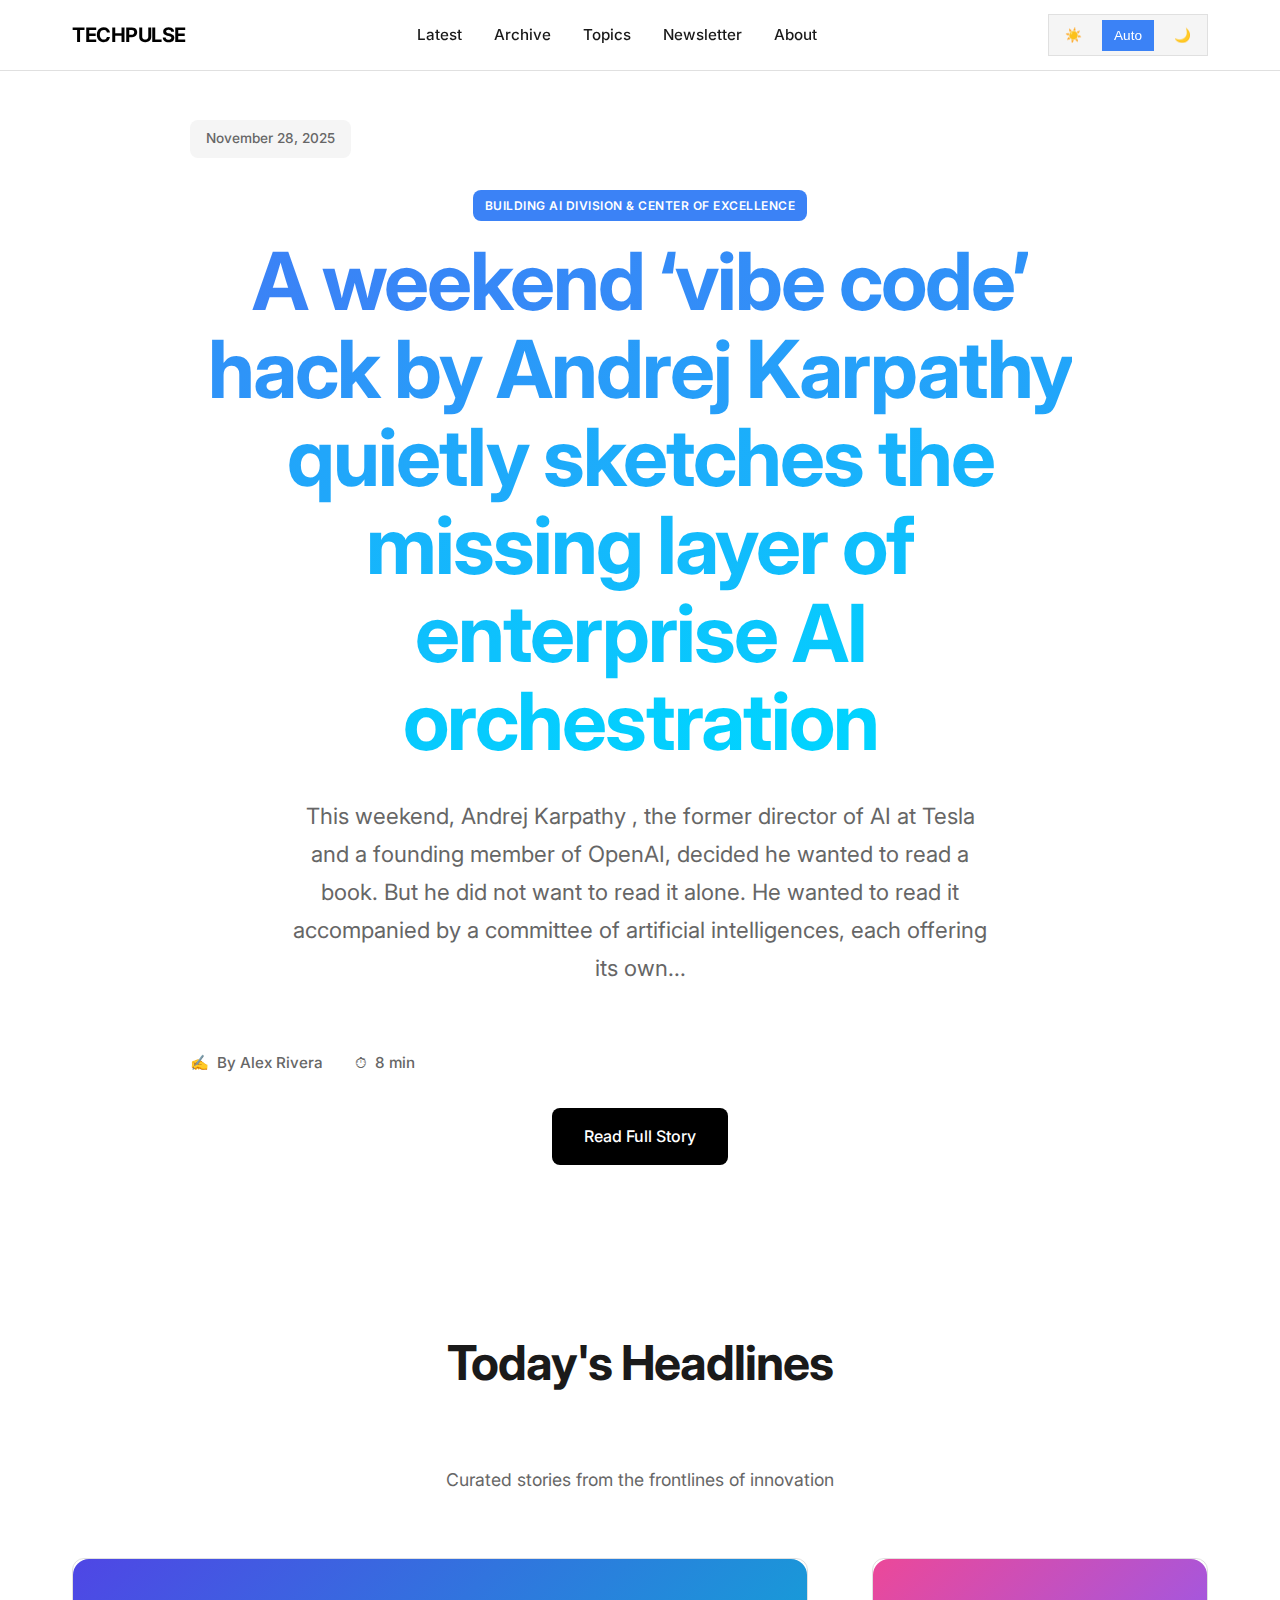
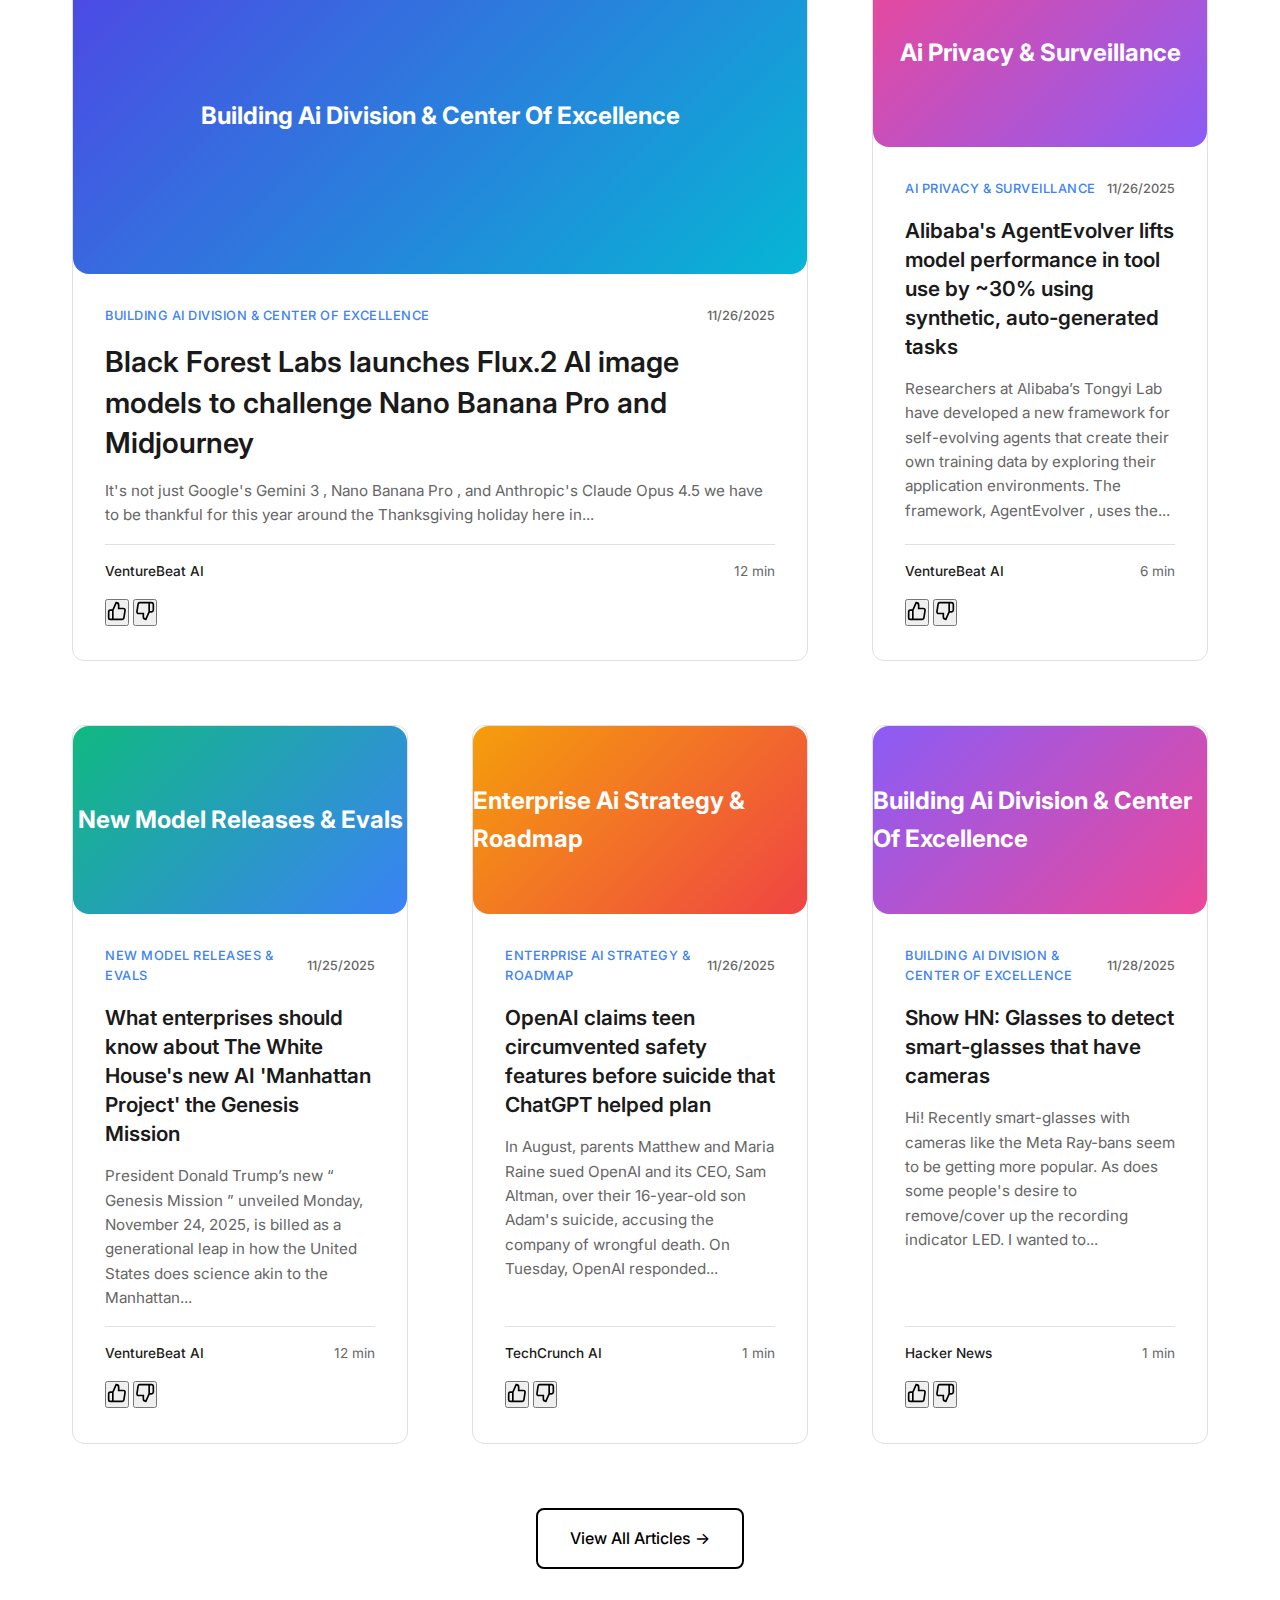
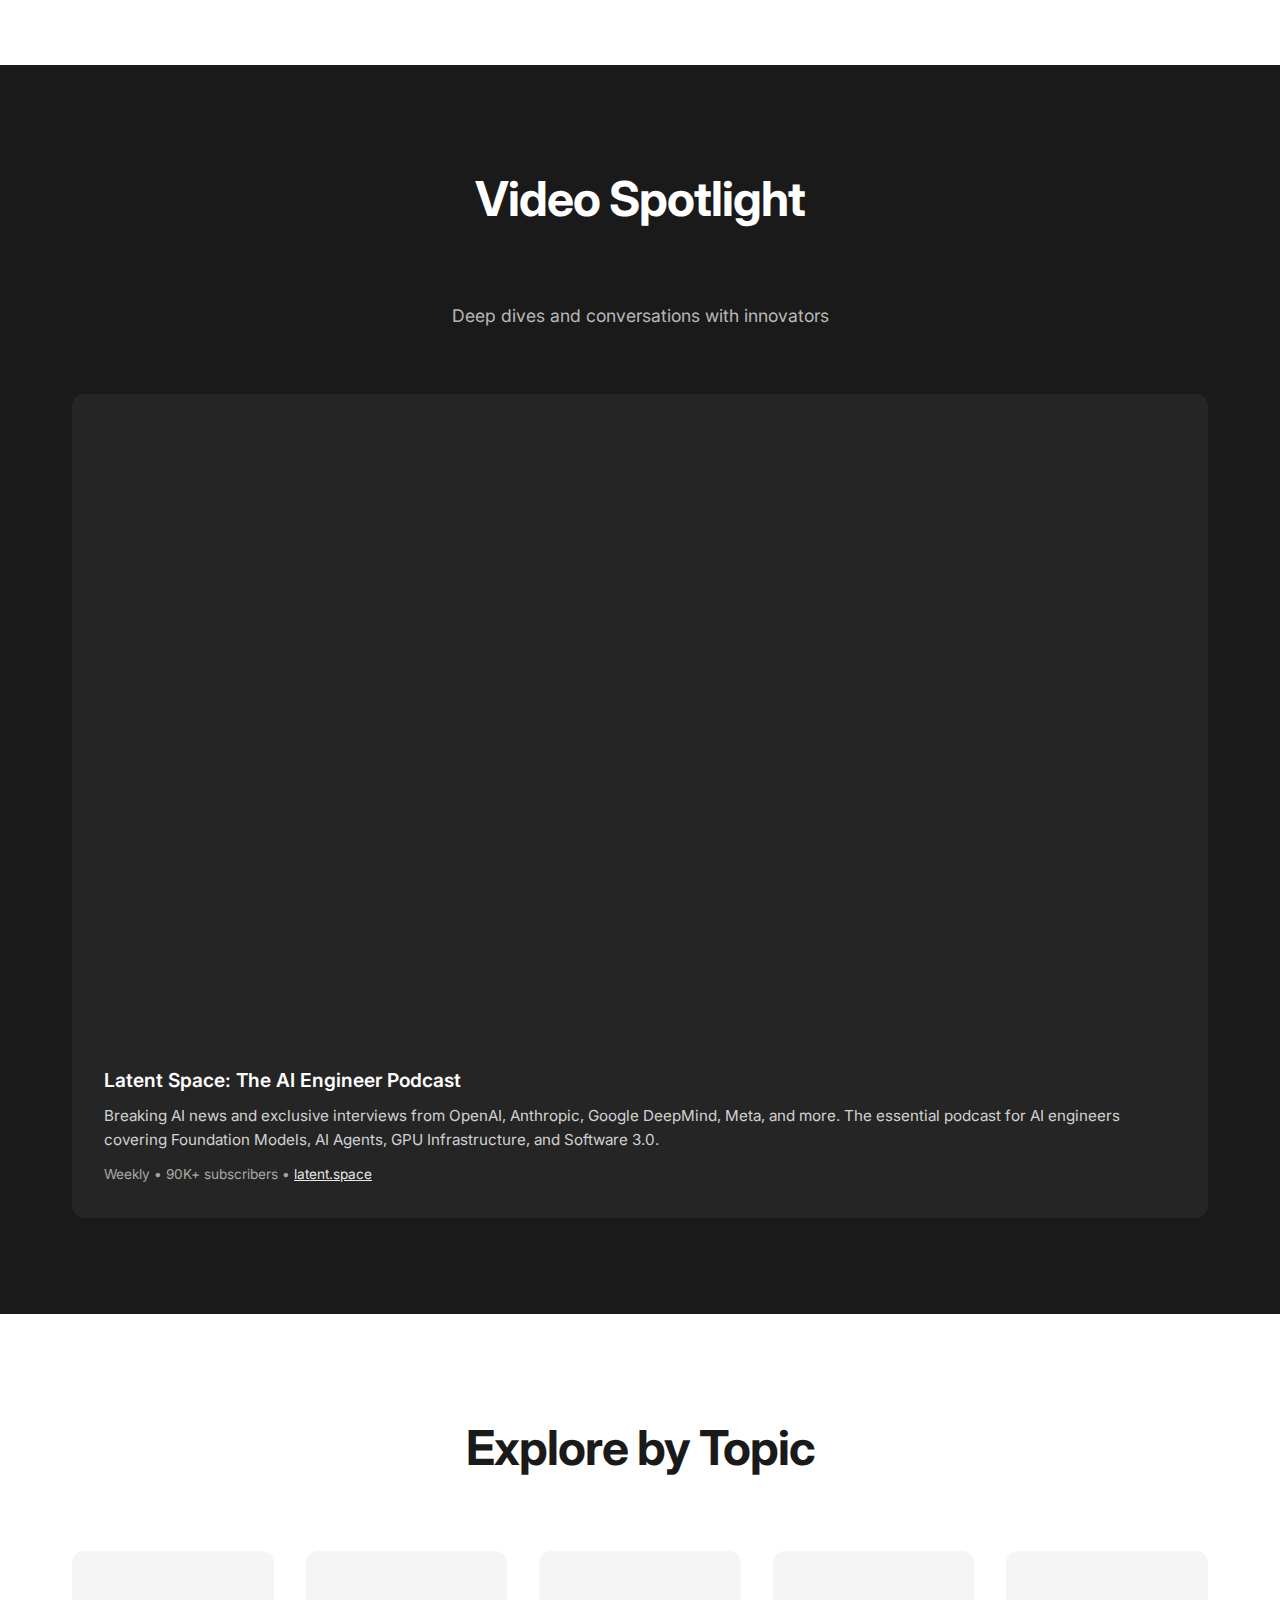
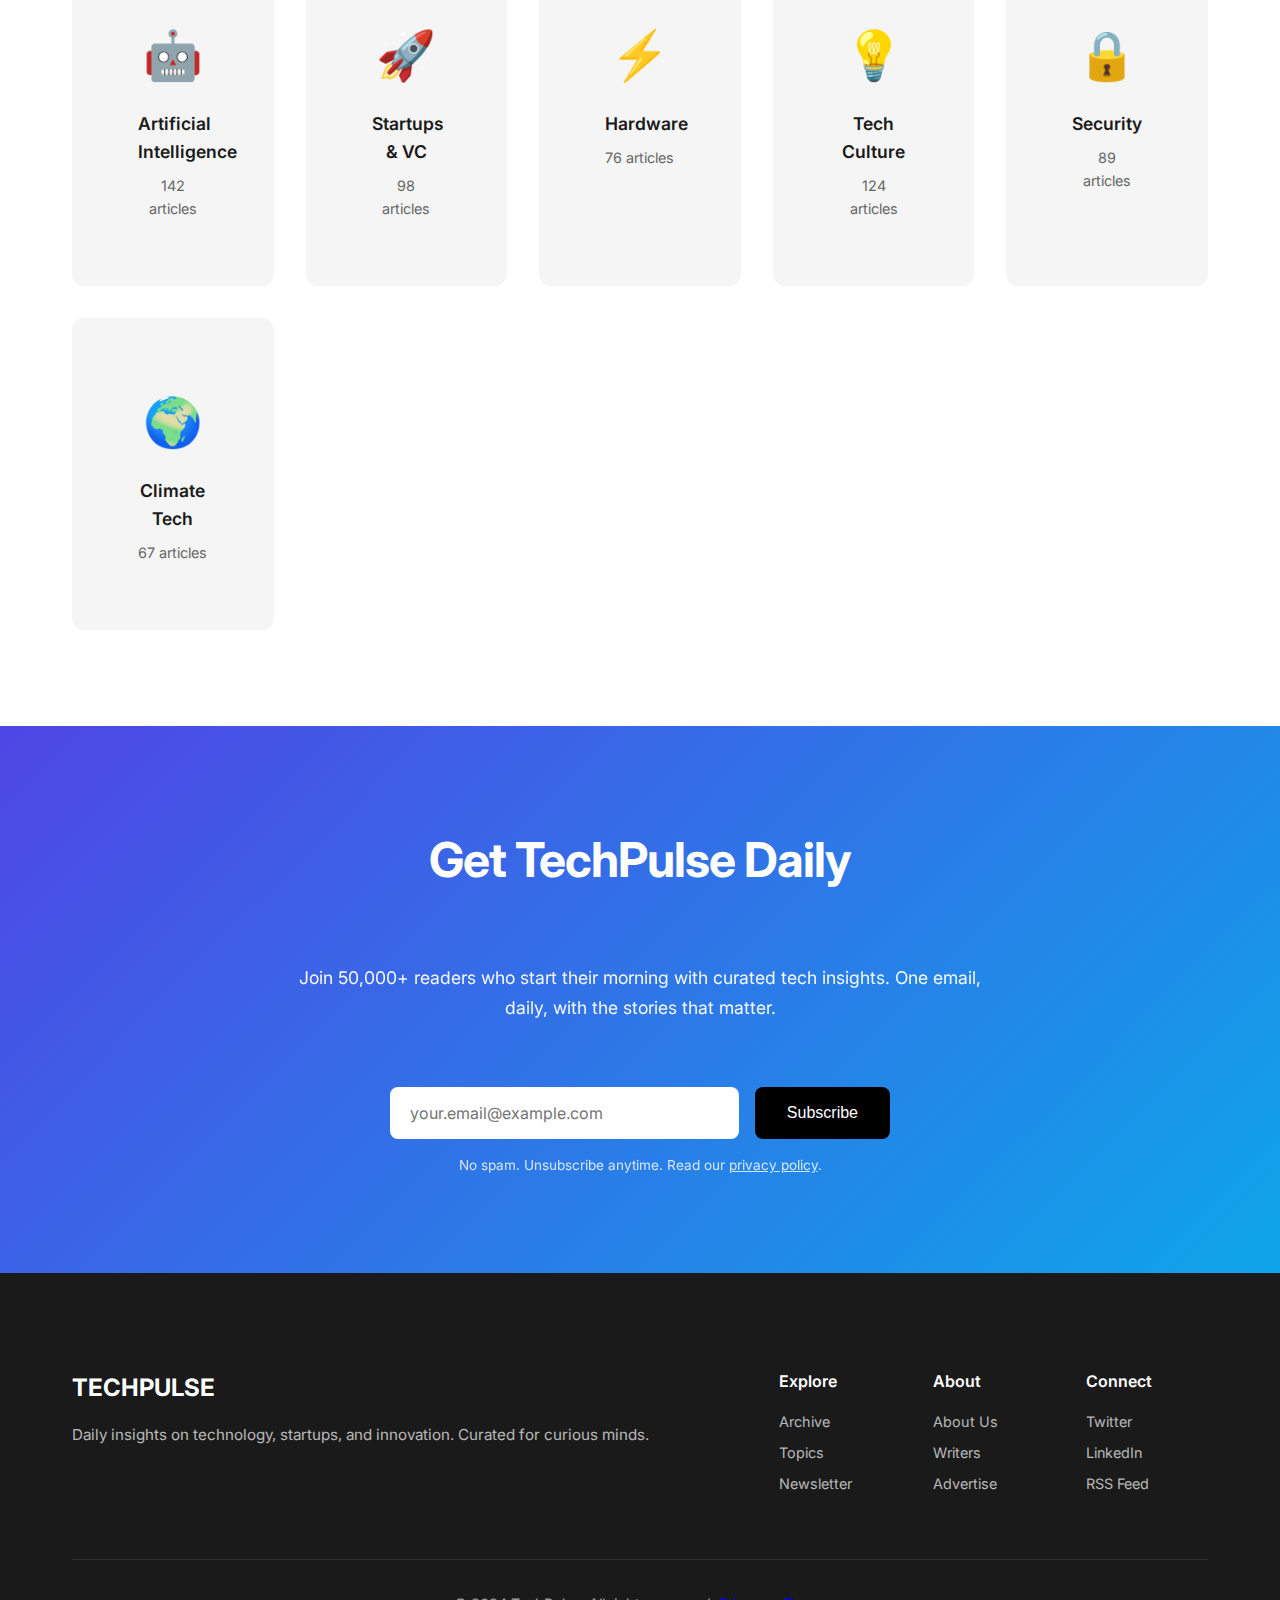
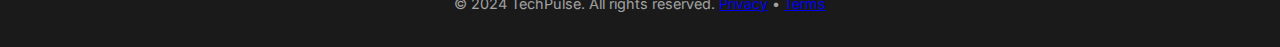
<file: index.html>
<!DOCTYPE html>
<html lang="en">
<head>
    <meta charset="UTF-8">
    <meta name="viewport" content="width=device-width, initial-scale=1.0">
    <title>TechPulse - Today's Tech & Innovation</title>
    <meta name="description" content="Daily insights on technology, startups, and innovation. Your curated source for what matters in tech.">
    <link rel="stylesheet" href="styles.css">
    <link rel="preconnect" href="https://fonts.googleapis.com">
    <link rel="preconnect" href="https://fonts.gstatic.com" crossorigin>
    <link href="https://fonts.googleapis.com/css2?family=Inter:wght@300;400;500;600;700&display=swap" rel="stylesheet">
</head>
<body>
    <!-- Navigation -->
    <nav class="nav">
        <div class="container">
            <div class="nav-content">
                <a href="index.html" class="logo">TECHPULSE</a>
                <div class="nav-links">
                    <a href="#latest">Latest</a>
                    <a href="archive.html">Archive</a>
                    <a href="#categories">Topics</a>
                    <a href="#newsletter">Newsletter</a>
                    <a href="about.html">About</a>
                </div>
                <div style="display: flex; align-items: center; gap: var(--spacing-md);">
                    <div class="theme-toggle">
                        <button data-theme-option="light" title="Light mode">☀️</button>
                        <button data-theme-option="auto" title="System" class="active">Auto</button>
                        <button data-theme-option="dark" title="Dark mode">🌙</button>
                    </div>
                    <button class="mobile-menu-btn" id="mobileMenuBtn">
                        <span></span>
                        <span></span>
                        <span></span>
                    </button>
                </div>
            </div>
        </div>
    </nav>

    <!-- Hero / Featured Story -->
    <section class="hero hero-blog">
        <div class="container">
            <div class="date-badge">
                <span id="currentDate">November 25, 2024</span>
            </div>
            <div class="hero-content">
                <div class="category-tag">AI Infrastructure</div>
                <h1 class="hero-title">
                    Alphabet Races Toward
                    <span class="gradient-text">$4 Trillion Valuation</span>
                </h1>
                <p class="hero-subtitle">
                    Alphabet is closing in on a $4 trillion market cap, becoming only the fourth company to reach this milestone. The surge reflects growing investor confidence in Google's AI strategy, in-house TPU chips, and resilient ad business—even as regulatory scrutiny intensifies.
                </p>
                <div class="hero-meta">
                    <span class="author">By Alex Rivera</span>
                    <span class="read-time">7 min read</span>
                </div>
                <div class="hero-actions">
                    <a href="https://www.reuters.com/business/alphabet-races-toward-4-trillion-valuation-ai-fueled-gains-accelerate-2025-11-24/" target="_blank" class="btn-primary btn-large">Read Full Story</a>
                </div>
            </div>
        </div>
    </section>

    <!-- Latest Articles Grid -->
    <section class="section" id="latest">
        <div class="container">
            <div class="section-header">
                <h2 class="section-title">Today's Headlines</h2>
                <p class="section-subtitle">Curated stories from the frontlines of innovation</p>
            </div>
            
            <div class="articles-grid">
                <!-- Article Card 1 -->
                <article class="article-card featured">
                    <div class="article-image">
                        <div class="image-placeholder" style="background: linear-gradient(135deg, #4F46E5 0%, #06B6D4 100%);">
                            <span>Breaking</span>
                        </div>
                    </div>
                    <div class="article-content">
                        <div class="article-meta">
                            <span class="category">AI Models</span>
                            <span class="time">6 days ago</span>
                        </div>
                        <h3 class="article-title">
                            <a href="https://venturebeat.com/ai/google-unveils-gemini-3-claiming-the-lead-in-math-science-multimodal-and" target="_blank">Google's Gemini 3 Pro Crushes Benchmarks: 91.9% GPQA, 95% AIME, 31.1% ARC-AGI</a>
                        </h3>
                        <p class="article-excerpt">
                            Google's Gemini 3 Pro sets new records across reasoning, math, and science. Deep Think mode hits 93.8% on GPQA Diamond and 45.1% on ARC-AGI-2. Full benchmark data and evaluation results now available.
                        </p>
                        <div class="article-footer">
                            <span class="author-small">Alex Rivera</span>
                            <span class="read-time-small">9 min • <a href="https://www.vellum.ai/blog/google-gemini-3-benchmarks" target="_blank" style="color: var(--color-accent);">See Evals</a></span>
                        </div>
                    </div>
                </article>

                <!-- Article Card 2 -->
                <article class="article-card">
                    <div class="article-image">
                        <div class="image-placeholder" style="background: linear-gradient(135deg, #667eea 0%, #764ba2 100%);">
                            <span>Infrastructure</span>
                        </div>
                    </div>
                    <div class="article-content">
                        <div class="article-meta">
                            <span class="category">Space Tech</span>
                            <span class="time">Today</span>
                        </div>
                        <h3 class="article-title">
                            <a href="https://www.aboutamazon.com/news/amazon-leo/amazon-leo-satellite-internet-ultra-pro" target="_blank">Amazon Unveils Leo Ultra: A Starlink Competitor for Enterprise</a>
                        </h3>
                        <p class="article-excerpt">
                            Amazon's Project Kuiper launches enterprise-grade satellite terminal with 1 Gbps speeds, targeting defense, maritime, and critical infrastructure.
                        </p>
                        <div class="article-footer">
                            <span class="author-small">Marcus Kim</span>
                            <span class="read-time-small">8 min</span>
                        </div>
                    </div>
                </article>

                <!-- Article Card 3 -->
                <article class="article-card">
                    <div class="article-image">
                        <div class="image-placeholder" style="background: linear-gradient(135deg, #0EA5E9 0%, #14B8A6 100%);">
                            <span>Analysis</span>
                        </div>
                    </div>
                    <div class="article-content">
                        <div class="article-meta">
                            <span class="category">Startups</span>
                            <span class="time">Today</span>
                        </div>
                        <h3 class="article-title">
                            <a href="https://techstartups.com/2025/11/25/top-tech-news-today-november-25-2025/" target="_blank">Google & Accel Launch AI Futures Fund for Indian Startups</a>
                        </h3>
                        <p class="article-excerpt">
                            Alphabet and venture firm Accel partner to back India's next generation of AI companies, signaling confidence in the region's tech ecosystem.
                        </p>
                        <div class="article-footer">
                            <span class="author-small">Sarah Chen</span>
                            <span class="read-time-small">5 min</span>
                        </div>
                    </div>
                </article>

                <!-- Article Card 4 -->
                <article class="article-card">
                    <div class="article-image">
                        <div class="image-placeholder" style="background: linear-gradient(135deg, #3B82F6 0%, #8B5CF6 100%);">
                            <span>Deep Dive</span>
                        </div>
                    </div>
                    <div class="article-content">
                        <div class="article-meta">
                            <span class="category">AI Chips</span>
                            <span class="time">Today</span>
                        </div>
                        <h3 class="article-title">
                            <a href="https://techstartups.com/2025/11/25/meta-in-talks-to-spend-billions-on-google-ai-chips-challenging-nvidias-ai-data-center-dominance/" target="_blank">Meta in Talks to Spend Billions on Google AI Chips, Challenging Nvidia</a>
                        </h3>
                        <p class="article-excerpt">
                            Facebook's parent company reportedly exploring Google TPUs as Nvidia alternative, potentially reshaping AI infrastructure landscape.
                        </p>
                        <div class="article-footer">
                            <span class="author-small">Dr. Priya Sharma</span>
                            <span class="read-time-small">11 min</span>
                        </div>
                    </div>
                </article>
            </div>

            <div class="load-more">
                <a href="archive.html" class="btn-secondary btn-large">View All Articles →</a>
            </div>
        </div>
    </section>

    <!-- Video Spotlight -->
    <section class="section section-dark">
        <div class="container">
            <div class="section-header">
                <h2 class="section-title">Video Spotlight</h2>
                <p class="section-subtitle">Deep dives and conversations with innovators</p>
            </div>

            <div class="video-grid">
                <!-- Latent Space Podcast Embed -->
                <div class="video-card" style="grid-column: span 2;">
                    <div style="position: relative; width: 100%; padding-bottom: 56.25%;">
                        <iframe 
                            style="position: absolute; top: 0; left: 0; width: 100%; height: 100%; border-radius: var(--radius-md);"
                            src="https://www.youtube.com/embed/videoseries?list=PLWEAb1SXhjlfkEF_PxzYHonU_v5LPMI8L" 
                            title="Latent Space Podcast - Latest Episodes" 
                            frameborder="0" 
                            allow="accelerometer; autoplay; clipboard-write; encrypted-media; gyroscope; picture-in-picture; web-share" 
                            allowfullscreen>
                        </iframe>
                    </div>
                    <div class="video-content" style="padding-top: var(--spacing-md);">
                        <h3>Latent Space: The AI Engineer Podcast</h3>
                        <p>Breaking AI news and exclusive interviews from OpenAI, Anthropic, Google DeepMind, Meta, and more. The essential podcast for AI engineers covering Foundation Models, AI Agents, GPU Infrastructure, and Software 3.0.</p>
                        <span class="video-meta">Weekly • 90K+ subscribers • <a href="https://www.latent.space/podcast" target="_blank" style="color: rgba(255,255,255,0.9); text-decoration: underline;">latent.space</a></span>
                    </div>
                </div>
            </div>
        </div>
    </section>

    <!-- Topics / Categories -->
    <section class="section" id="categories">
        <div class="container">
            <div class="section-header">
                <h2 class="section-title">Explore by Topic</h2>
            </div>

            <div class="topics-grid">
                <a href="category.html?topic=ai" class="topic-card">
                    <div class="topic-icon">🤖</div>
                    <h3>Artificial Intelligence</h3>
                    <p>142 articles</p>
                </a>
                <a href="category.html?topic=startups" class="topic-card">
                    <div class="topic-icon">🚀</div>
                    <h3>Startups & VC</h3>
                    <p>98 articles</p>
                </a>
                <a href="category.html?topic=hardware" class="topic-card">
                    <div class="topic-icon">⚡</div>
                    <h3>Hardware</h3>
                    <p>76 articles</p>
                </a>
                <a href="category.html?topic=culture" class="topic-card">
                    <div class="topic-icon">💡</div>
                    <h3>Tech Culture</h3>
                    <p>124 articles</p>
                </a>
                <a href="category.html?topic=security" class="topic-card">
                    <div class="topic-icon">🔒</div>
                    <h3>Security</h3>
                    <p>89 articles</p>
                </a>
                <a href="category.html?topic=climate" class="topic-card">
                    <div class="topic-icon">🌍</div>
                    <h3>Climate Tech</h3>
                    <p>67 articles</p>
                </a>
            </div>
        </div>
    </section>

    <!-- Newsletter Signup -->
    <section class="section newsletter-section" id="newsletter">
        <div class="container">
            <div class="newsletter-content">
                <h2 class="section-title">Get TechPulse Daily</h2>
                <p class="newsletter-description">
                    Join 50,000+ readers who start their morning with curated tech insights. 
                    One email, daily, with the stories that matter.
                </p>
                <form class="newsletter-form" id="newsletterForm">
                    <input type="email" placeholder="your.email@example.com" required class="newsletter-input">
                    <button type="submit" class="btn-primary btn-large">Subscribe</button>
                </form>
                <p class="newsletter-privacy">No spam. Unsubscribe anytime. Read our <a href="#">privacy policy</a>.</p>
            </div>
        </div>
    </section>

    <!-- Footer -->
    <footer class="footer">
        <div class="container">
            <div class="footer-content">
                <div class="footer-brand">
                    <h3>TECHPULSE</h3>
                    <p>Daily insights on technology, startups, and innovation. Curated for curious minds.</p>
                </div>
                <div class="footer-links">
                    <div class="footer-column">
                        <h4>Explore</h4>
                        <a href="archive.html">Archive</a>
                        <a href="#categories">Topics</a>
                        <a href="#newsletter">Newsletter</a>
                    </div>
                    <div class="footer-column">
                        <h4>About</h4>
                        <a href="about.html">About Us</a>
                        <a href="#">Writers</a>
                        <a href="#">Advertise</a>
                    </div>
                    <div class="footer-column">
                        <h4>Connect</h4>
                        <a href="#">Twitter</a>
                        <a href="#">LinkedIn</a>
                        <a href="#">RSS Feed</a>
                    </div>
                </div>
            </div>
            <div class="footer-bottom">
                <p>&copy; 2024 TechPulse. All rights reserved. <a href="#">Privacy</a> • <a href="#">Terms</a></p>
            </div>
        </div>
    </footer>

    <script src="script.js"></script>
</body>
</html>
</file>
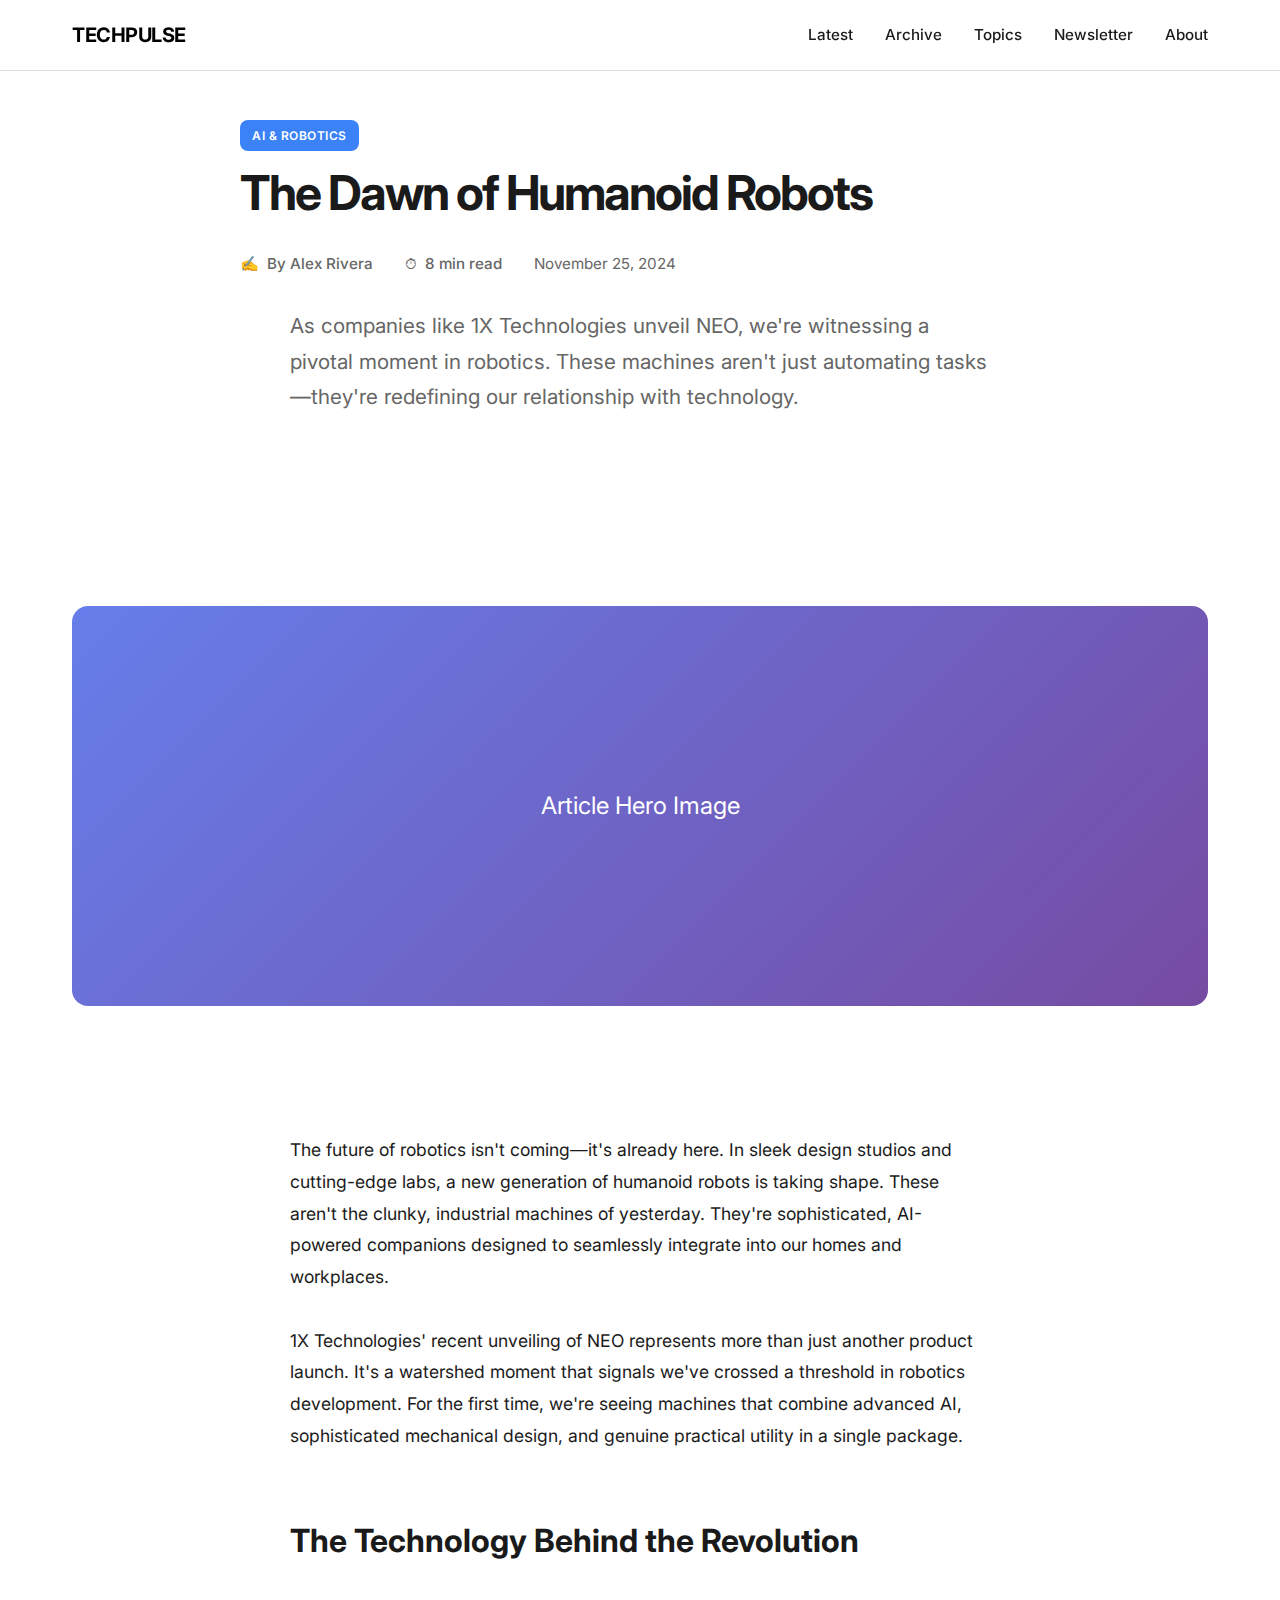
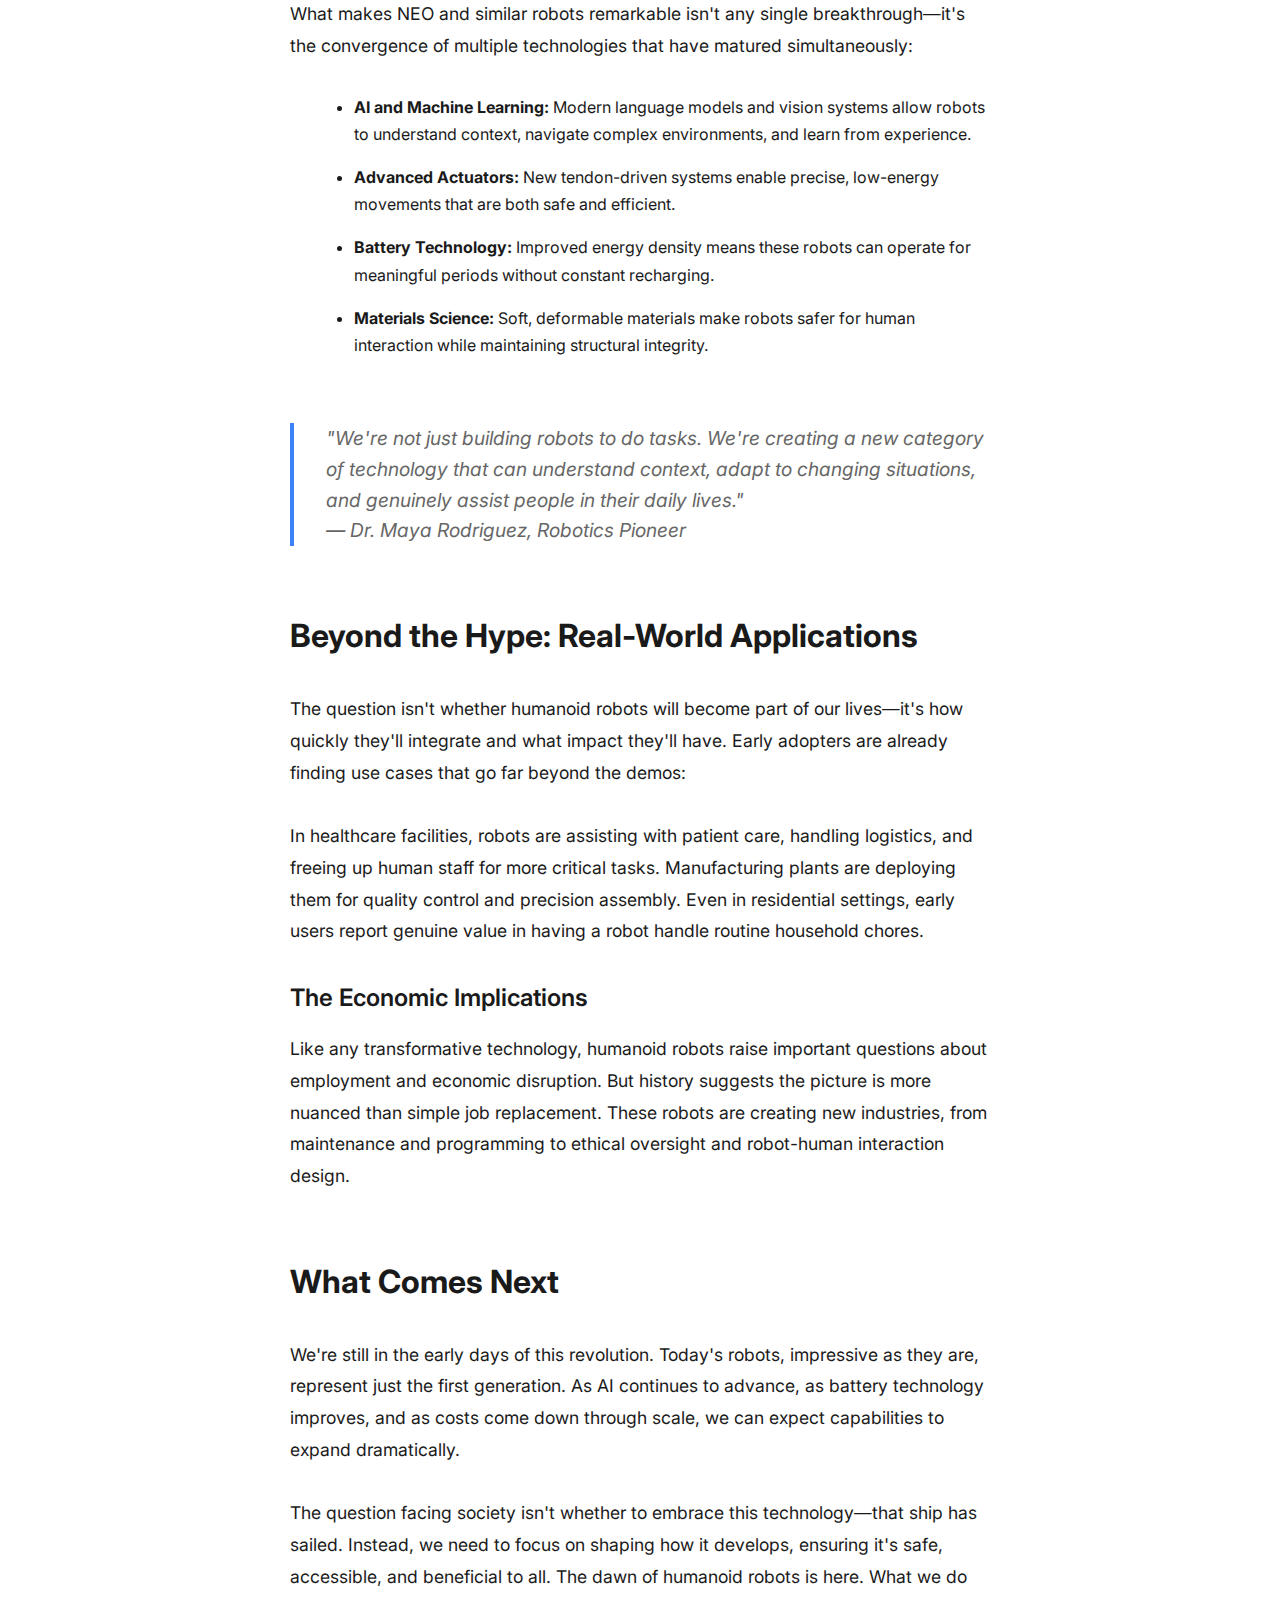
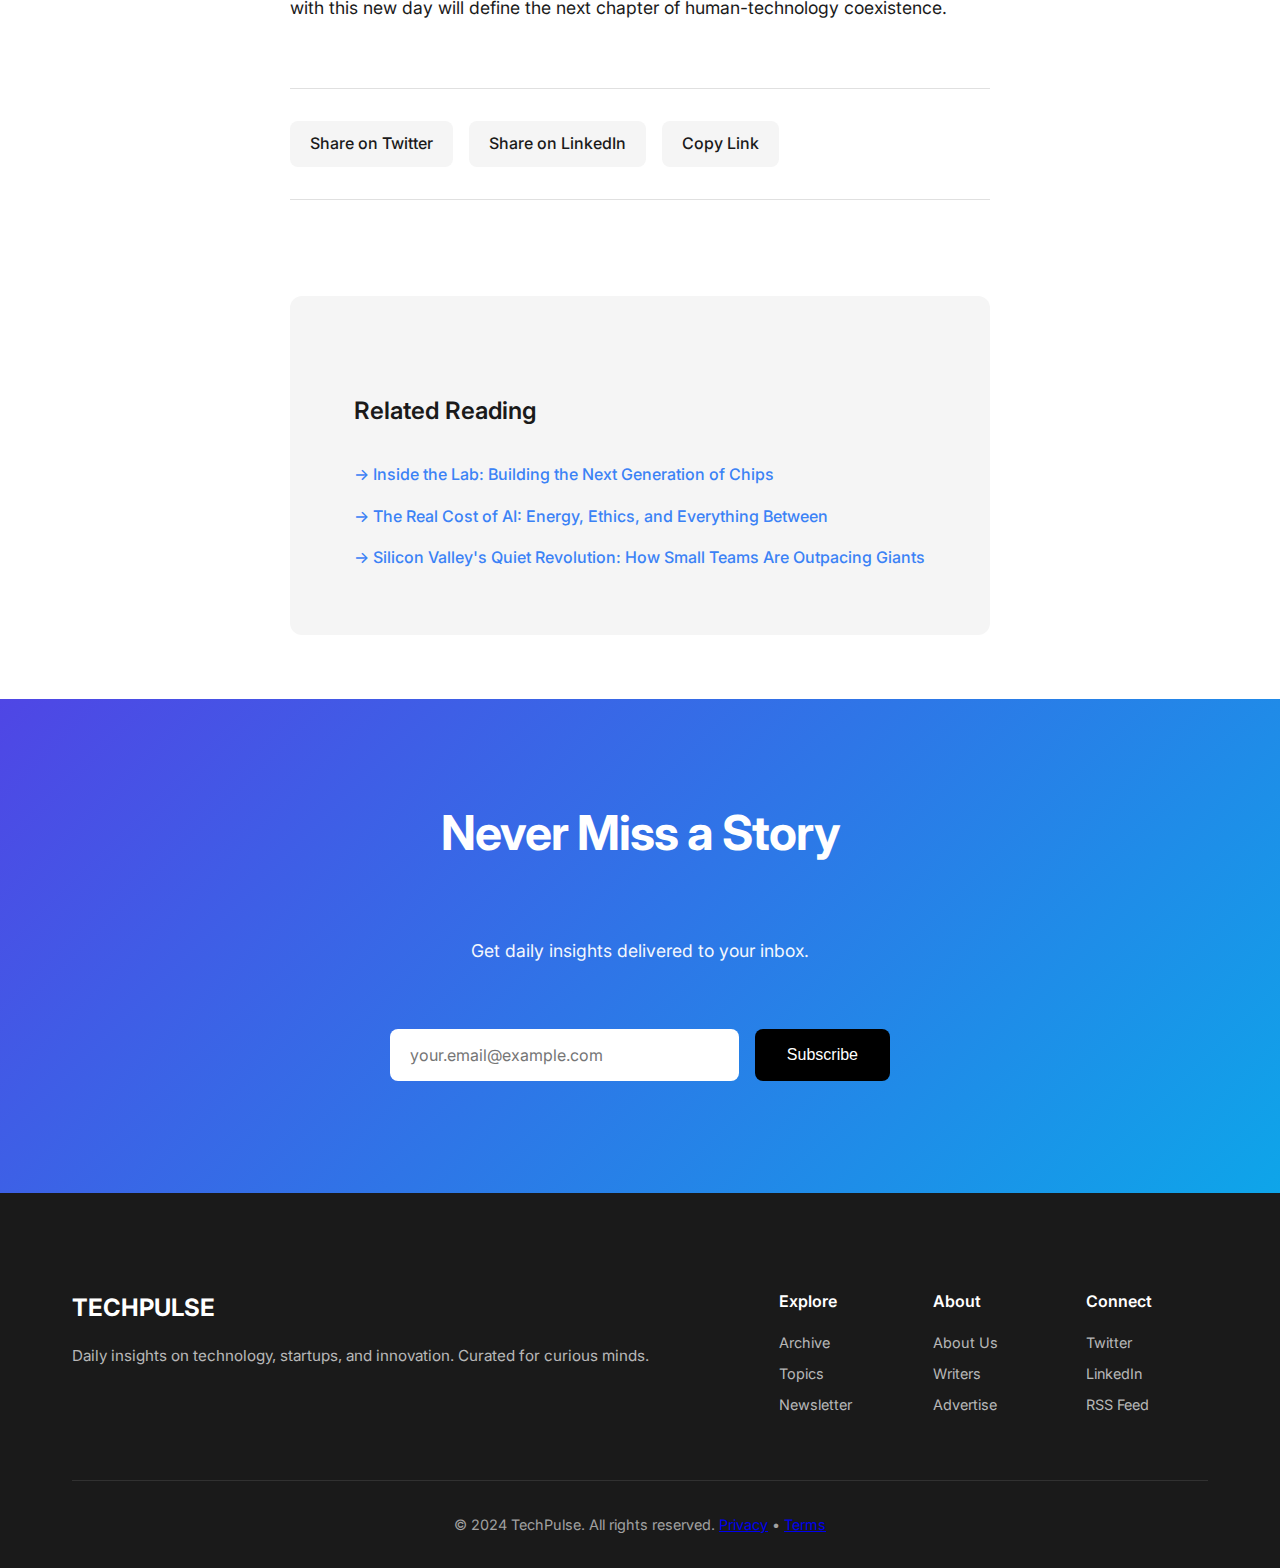
<file: article.html>
<!DOCTYPE html>
<html lang="en">
<head>
    <meta charset="UTF-8">
    <meta name="viewport" content="width=device-width, initial-scale=1.0">
    <title>The Dawn of Humanoid Robots - TechPulse</title>
    <meta name="description" content="As companies like 1X Technologies unveil NEO, we're witnessing a pivotal moment in robotics.">
    <link rel="stylesheet" href="styles.css">
    <link rel="preconnect" href="https://fonts.googleapis.com">
    <link rel="preconnect" href="https://fonts.gstatic.com" crossorigin>
    <link href="https://fonts.googleapis.com/css2?family=Inter:wght@300;400;500;600;700&display=swap" rel="stylesheet">
    <style>
        /* Article-specific styles */
        .article-header {
            padding-top: 120px;
            padding-bottom: var(--spacing-lg);
            max-width: 800px;
            margin: 0 auto;
        }
        
        .article-body {
            max-width: 700px;
            margin: 0 auto;
            padding: var(--spacing-lg) 0;
        }
        
        .article-body p {
            margin-bottom: var(--spacing-md);
            line-height: 1.8;
            font-size: 1.1rem;
            color: var(--color-text);
        }
        
        .article-body h2 {
            font-size: 2rem;
            margin: var(--spacing-lg) 0 var(--spacing-md);
            font-weight: var(--font-weight-bold);
        }
        
        .article-body h3 {
            font-size: 1.5rem;
            margin: var(--spacing-md) 0 var(--spacing-sm);
            font-weight: var(--font-weight-semibold);
        }
        
        .article-body blockquote {
            border-left: 4px solid var(--color-accent);
            padding-left: var(--spacing-md);
            margin: var(--spacing-lg) 0;
            font-style: italic;
            color: var(--color-text-light);
            font-size: 1.2rem;
        }
        
        .article-body ul, .article-body ol {
            margin: var(--spacing-md) 0;
            padding-left: var(--spacing-lg);
        }
        
        .article-body li {
            margin-bottom: var(--spacing-sm);
            line-height: 1.7;
        }
        
        .article-featured-image {
            width: 100%;
            height: 400px;
            background: linear-gradient(135deg, #667eea 0%, #764ba2 100%);
            border-radius: var(--radius-lg);
            margin: var(--spacing-lg) 0;
            display: flex;
            align-items: center;
            justify-content: center;
            color: white;
            font-size: 1.5rem;
        }
        
        .share-buttons {
            display: flex;
            gap: var(--spacing-sm);
            margin: var(--spacing-lg) 0;
            padding: var(--spacing-md) 0;
            border-top: 1px solid var(--color-border);
            border-bottom: 1px solid var(--color-border);
        }
        
        .share-btn {
            padding: 10px 20px;
            background-color: var(--color-surface);
            border-radius: var(--radius-sm);
            text-decoration: none;
            color: var(--color-text);
            font-weight: var(--font-weight-medium);
            transition: all var(--transition-fast);
        }
        
        .share-btn:hover {
            background-color: var(--color-accent);
            color: white;
        }
        
        .related-articles {
            background-color: var(--color-surface);
            padding: var(--spacing-lg);
            border-radius: var(--radius-md);
            margin-top: var(--spacing-xl);
        }
    </style>
</head>
<body>
    <!-- Navigation -->
    <nav class="nav">
        <div class="container">
            <div class="nav-content">
                <a href="index.html" class="logo">TECHPULSE</a>
                <div class="nav-links">
                    <a href="index.html#latest">Latest</a>
                    <a href="archive.html">Archive</a>
                    <a href="index.html#categories">Topics</a>
                    <a href="index.html#newsletter">Newsletter</a>
                    <a href="about.html">About</a>
                </div>
                <button class="mobile-menu-btn" id="mobileMenuBtn">
                    <span></span>
                    <span></span>
                    <span></span>
                </button>
            </div>
        </div>
    </nav>

    <!-- Article Header -->
    <article>
        <div class="container">
            <div class="article-header">
                <div class="category-tag">AI & Robotics</div>
                <h1 class="hero-title" style="font-size: 3rem; margin-bottom: var(--spacing-md);">
                    The Dawn of Humanoid Robots
                </h1>
                <div class="hero-meta" style="margin-bottom: var(--spacing-md);">
                    <span class="author">By Alex Rivera</span>
                    <span class="read-time">8 min read</span>
                    <span style="color: var(--color-text-light);">November 25, 2024</span>
                </div>
                <p class="hero-subtitle" style="font-size: 1.3rem;">
                    As companies like 1X Technologies unveil NEO, we're witnessing a pivotal moment in robotics. 
                    These machines aren't just automating tasks—they're redefining our relationship with technology.
                </p>
            </div>
            
            <!-- Featured Image -->
            <div class="article-featured-image">
                <p>Article Hero Image</p>
            </div>
            
            <!-- Article Body -->
            <div class="article-body">
                <p>
                    The future of robotics isn't coming—it's already here. In sleek design studios and cutting-edge labs, 
                    a new generation of humanoid robots is taking shape. These aren't the clunky, industrial machines of 
                    yesterday. They're sophisticated, AI-powered companions designed to seamlessly integrate into our homes 
                    and workplaces.
                </p>

                <p>
                    1X Technologies' recent unveiling of NEO represents more than just another product launch. It's a 
                    watershed moment that signals we've crossed a threshold in robotics development. For the first time, 
                    we're seeing machines that combine advanced AI, sophisticated mechanical design, and genuine practical 
                    utility in a single package.
                </p>

                <h2>The Technology Behind the Revolution</h2>

                <p>
                    What makes NEO and similar robots remarkable isn't any single breakthrough—it's the convergence of 
                    multiple technologies that have matured simultaneously:
                </p>

                <ul>
                    <li><strong>AI and Machine Learning:</strong> Modern language models and vision systems allow robots to 
                    understand context, navigate complex environments, and learn from experience.</li>
                    <li><strong>Advanced Actuators:</strong> New tendon-driven systems enable precise, low-energy movements 
                    that are both safe and efficient.</li>
                    <li><strong>Battery Technology:</strong> Improved energy density means these robots can operate for 
                    meaningful periods without constant recharging.</li>
                    <li><strong>Materials Science:</strong> Soft, deformable materials make robots safer for human interaction 
                    while maintaining structural integrity.</li>
                </ul>

                <blockquote>
                    "We're not just building robots to do tasks. We're creating a new category of technology that can 
                    understand context, adapt to changing situations, and genuinely assist people in their daily lives."
                    <br>— Dr. Maya Rodriguez, Robotics Pioneer
                </blockquote>

                <h2>Beyond the Hype: Real-World Applications</h2>

                <p>
                    The question isn't whether humanoid robots will become part of our lives—it's how quickly they'll 
                    integrate and what impact they'll have. Early adopters are already finding use cases that go far beyond 
                    the demos:
                </p>

                <p>
                    In healthcare facilities, robots are assisting with patient care, handling logistics, and freeing up 
                    human staff for more critical tasks. Manufacturing plants are deploying them for quality control and 
                    precision assembly. Even in residential settings, early users report genuine value in having a robot 
                    handle routine household chores.
                </p>

                <h3>The Economic Implications</h3>

                <p>
                    Like any transformative technology, humanoid robots raise important questions about employment and 
                    economic disruption. But history suggests the picture is more nuanced than simple job replacement. 
                    These robots are creating new industries, from maintenance and programming to ethical oversight and 
                    robot-human interaction design.
                </p>

                <h2>What Comes Next</h2>

                <p>
                    We're still in the early days of this revolution. Today's robots, impressive as they are, represent 
                    just the first generation. As AI continues to advance, as battery technology improves, and as costs 
                    come down through scale, we can expect capabilities to expand dramatically.
                </p>

                <p>
                    The question facing society isn't whether to embrace this technology—that ship has sailed. Instead, 
                    we need to focus on shaping how it develops, ensuring it's safe, accessible, and beneficial to all. 
                    The dawn of humanoid robots is here. What we do with this new day will define the next chapter of 
                    human-technology coexistence.
                </p>

                <!-- Share Buttons -->
                <div class="share-buttons">
                    <a href="#" class="share-btn">Share on Twitter</a>
                    <a href="#" class="share-btn">Share on LinkedIn</a>
                    <a href="#" class="share-btn">Copy Link</a>
                </div>

                <!-- Related Articles -->
                <div class="related-articles">
                    <h3 style="margin-bottom: var(--spacing-md);">Related Reading</h3>
                    <div style="display: flex; flex-direction: column; gap: var(--spacing-sm);">
                        <a href="#" style="color: var(--color-accent); text-decoration: none; font-weight: 500;">
                            → Inside the Lab: Building the Next Generation of Chips
                        </a>
                        <a href="#" style="color: var(--color-accent); text-decoration: none; font-weight: 500;">
                            → The Real Cost of AI: Energy, Ethics, and Everything Between
                        </a>
                        <a href="#" style="color: var(--color-accent); text-decoration: none; font-weight: 500;">
                            → Silicon Valley's Quiet Revolution: How Small Teams Are Outpacing Giants
                        </a>
                    </div>
                </div>
            </div>
        </div>
    </article>

    <!-- Newsletter CTA -->
    <section class="section newsletter-section">
        <div class="container">
            <div class="newsletter-content">
                <h2 class="section-title">Never Miss a Story</h2>
                <p class="newsletter-description">
                    Get daily insights delivered to your inbox.
                </p>
                <form class="newsletter-form" id="newsletterForm">
                    <input type="email" placeholder="your.email@example.com" required class="newsletter-input">
                    <button type="submit" class="btn-primary btn-large">Subscribe</button>
                </form>
            </div>
        </div>
    </section>

    <!-- Footer -->
    <footer class="footer">
        <div class="container">
            <div class="footer-content">
                <div class="footer-brand">
                    <h3>TECHPULSE</h3>
                    <p>Daily insights on technology, startups, and innovation. Curated for curious minds.</p>
                </div>
                <div class="footer-links">
                    <div class="footer-column">
                        <h4>Explore</h4>
                        <a href="archive.html">Archive</a>
                        <a href="index.html#categories">Topics</a>
                        <a href="index.html#newsletter">Newsletter</a>
                    </div>
                    <div class="footer-column">
                        <h4>About</h4>
                        <a href="about.html">About Us</a>
                        <a href="#">Writers</a>
                        <a href="#">Advertise</a>
                    </div>
                    <div class="footer-column">
                        <h4>Connect</h4>
                        <a href="#">Twitter</a>
                        <a href="#">LinkedIn</a>
                        <a href="#">RSS Feed</a>
                    </div>
                </div>
            </div>
            <div class="footer-bottom">
                <p>&copy; 2024 TechPulse. All rights reserved. <a href="#">Privacy</a> • <a href="#">Terms</a></p>
            </div>
        </div>
    </footer>

    <script src="script.js"></script>
</body>
</html>
</file>
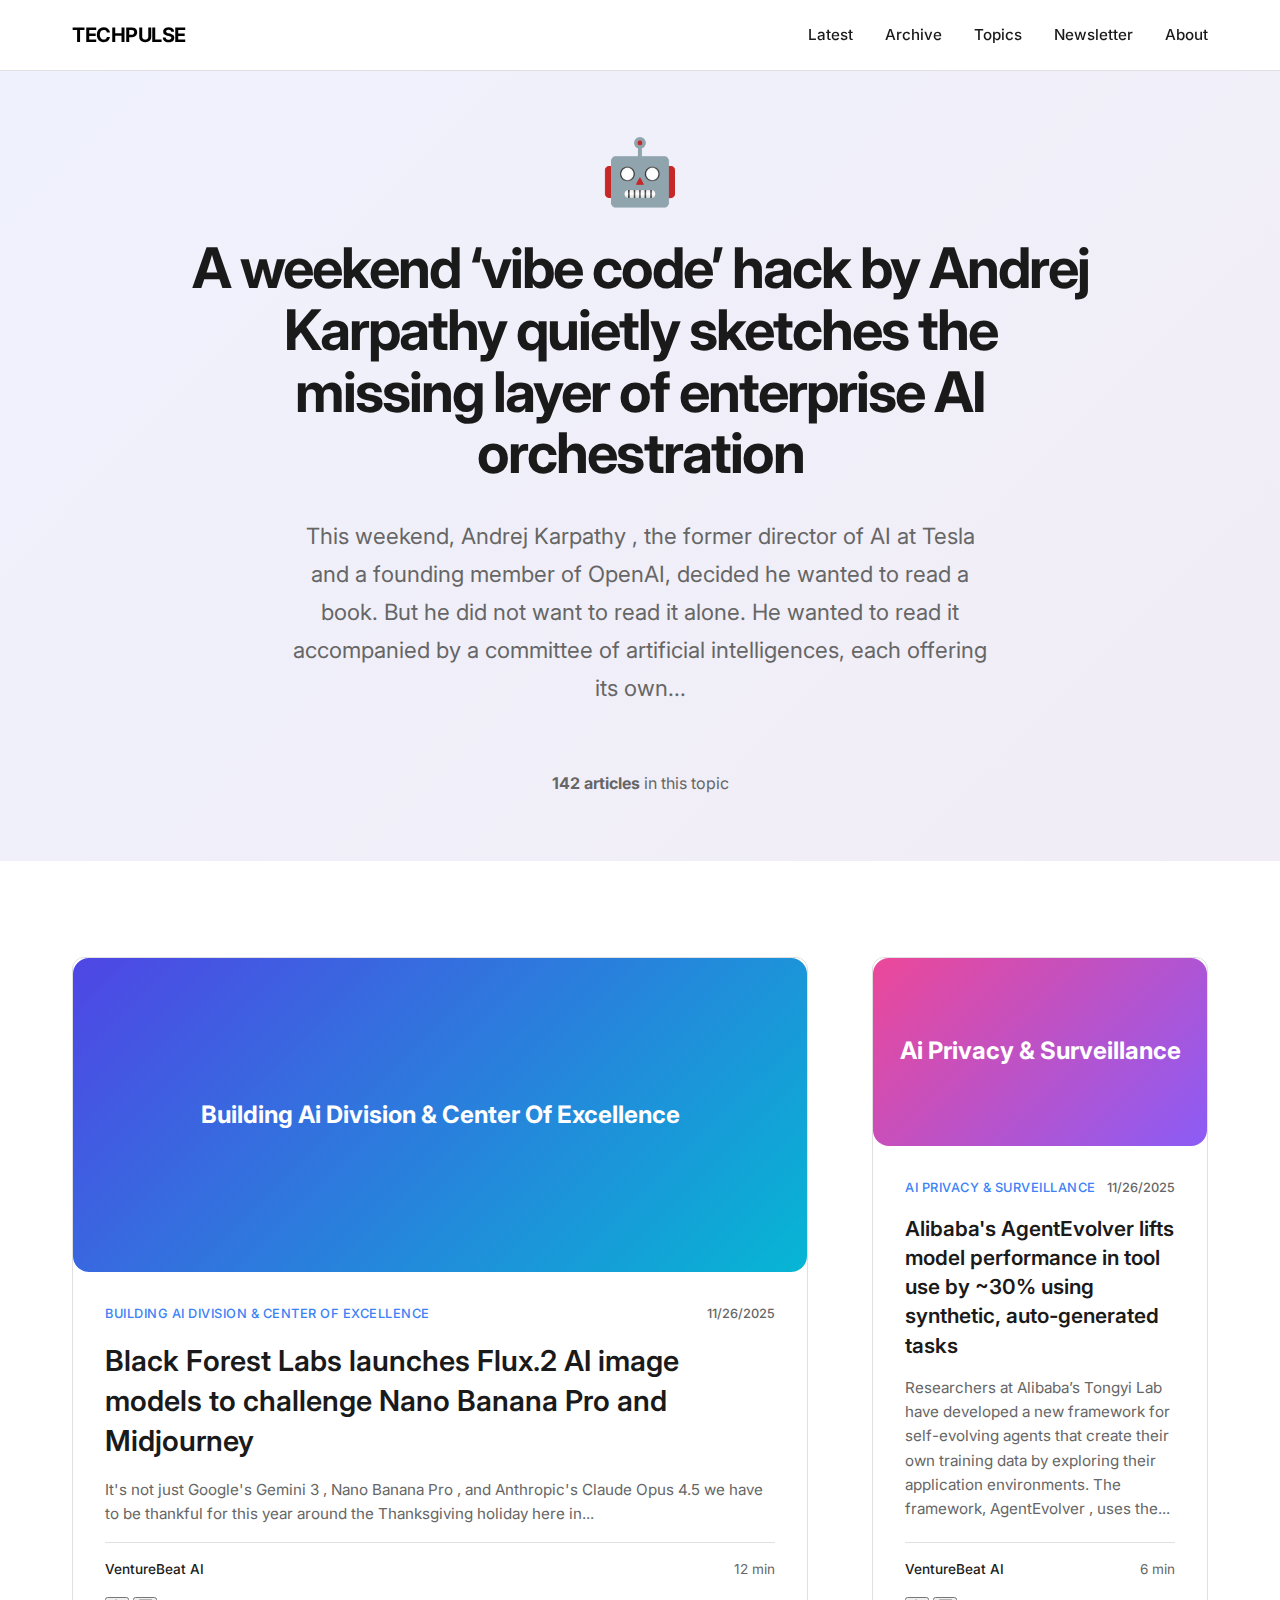
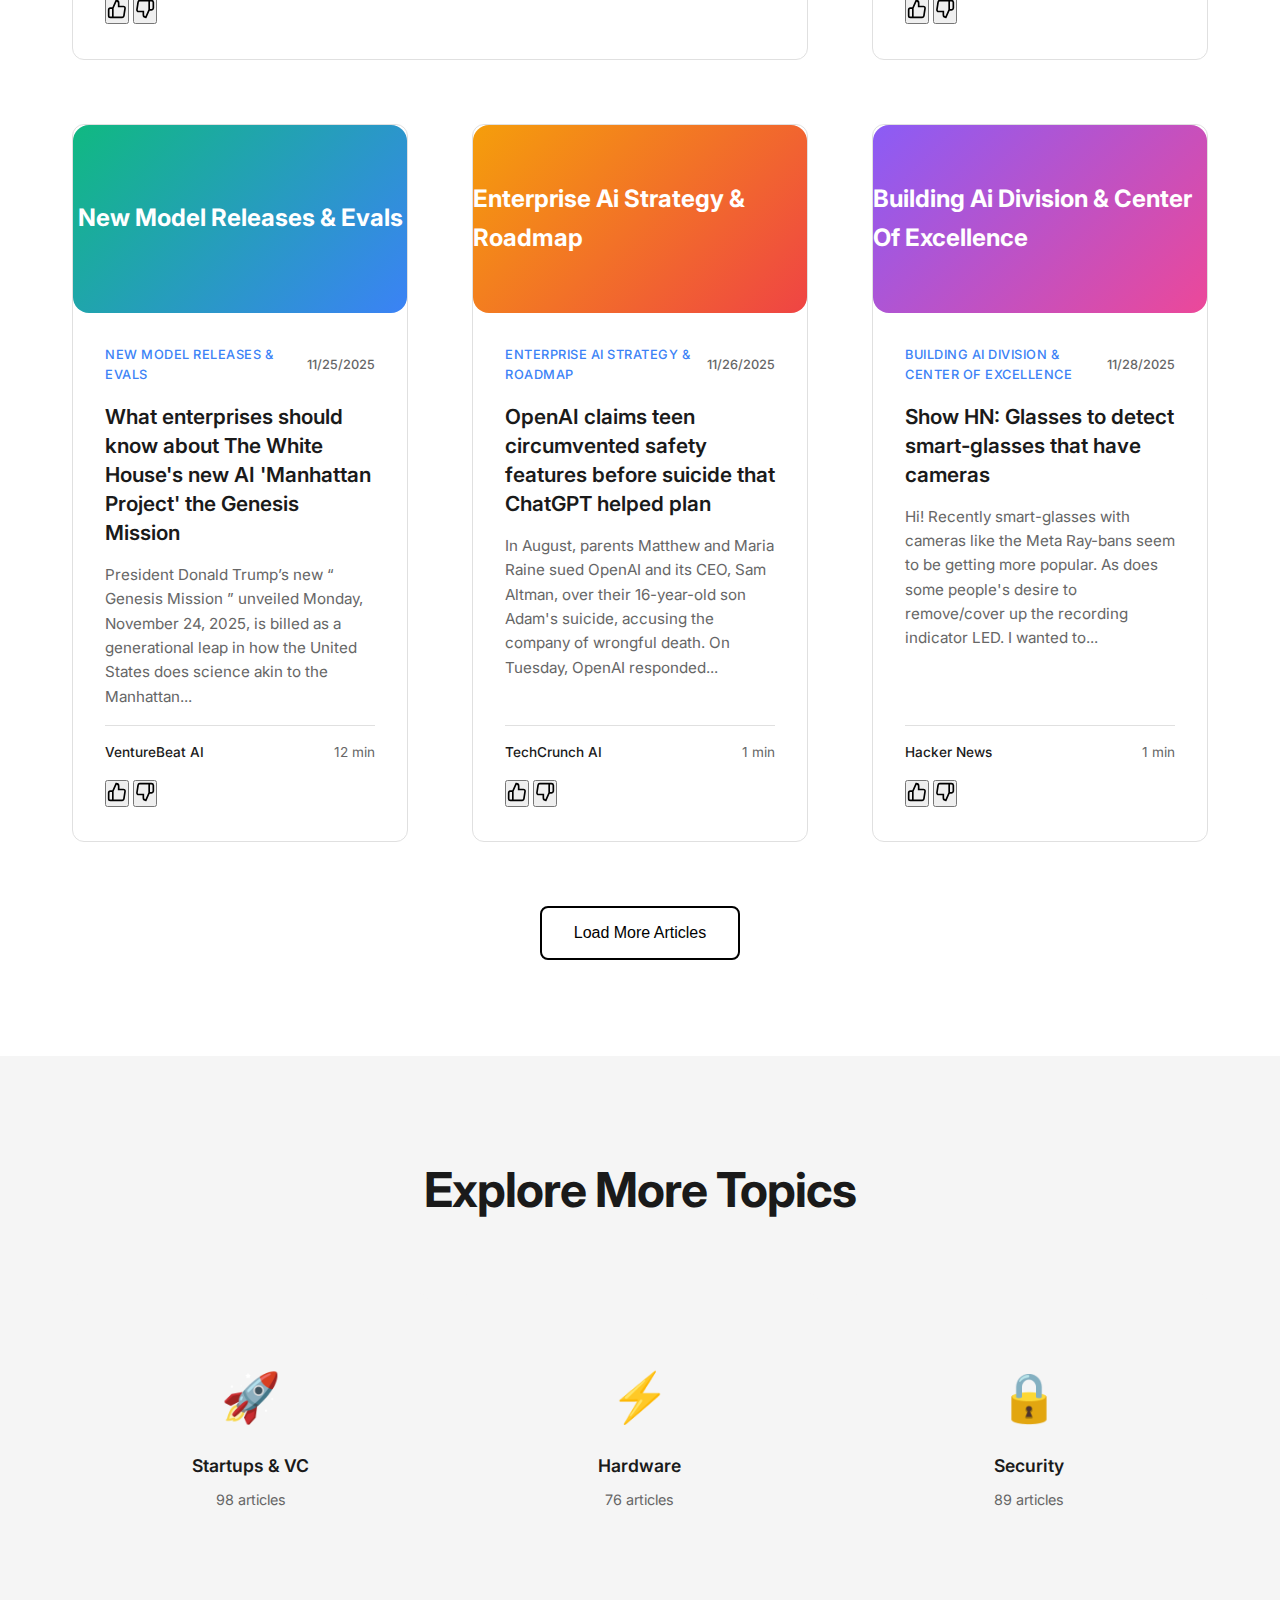
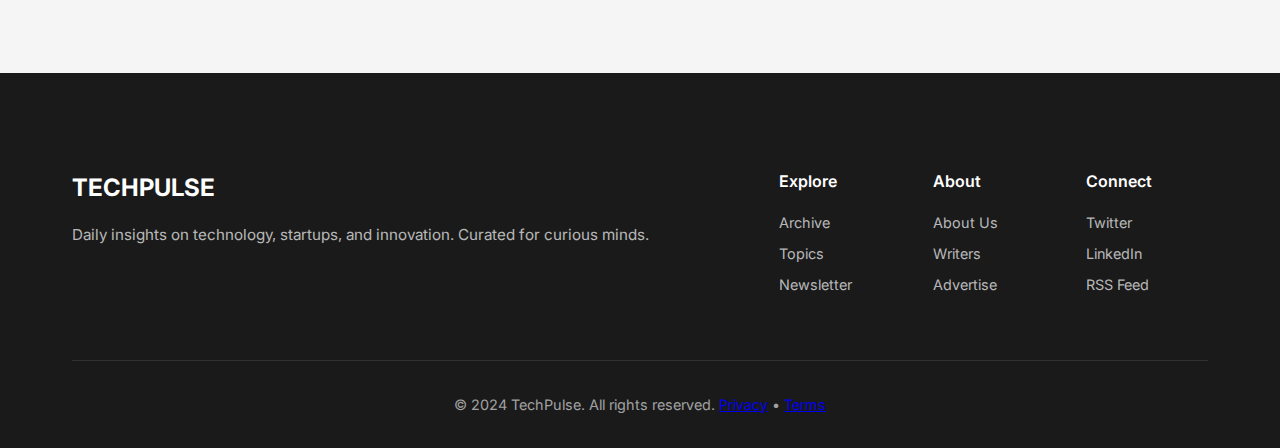
<file: category.html>
<!DOCTYPE html>
<html lang="en">
<head>
    <meta charset="UTF-8">
    <meta name="viewport" content="width=device-width, initial-scale=1.0">
    <title>AI & Robotics - TechPulse</title>
    <meta name="description" content="Browse all articles about AI & Robotics from TechPulse.">
    <link rel="stylesheet" href="styles.css">
    <link rel="preconnect" href="https://fonts.googleapis.com">
    <link rel="preconnect" href="https://fonts.gstatic.com" crossorigin>
    <link href="https://fonts.googleapis.com/css2?family=Inter:wght@300;400;500;600;700&display=swap" rel="stylesheet">
</head>
<body>
    <!-- Navigation -->
    <nav class="nav">
        <div class="container">
            <div class="nav-content">
                <a href="index.html" class="logo">TECHPULSE</a>
                <div class="nav-links">
                    <a href="index.html#latest">Latest</a>
                    <a href="archive.html">Archive</a>
                    <a href="index.html#categories">Topics</a>
                    <a href="index.html#newsletter">Newsletter</a>
                    <a href="about.html">About</a>
                </div>
                <button class="mobile-menu-btn" id="mobileMenuBtn">
                    <span></span>
                    <span></span>
                    <span></span>
                </button>
            </div>
        </div>
    </nav>

    <!-- Category Header -->
    <section class="hero hero-blog" style="min-height: 50vh; background: linear-gradient(135deg, rgba(102, 126, 234, 0.1) 0%, rgba(118, 75, 162, 0.1) 100%);">
        <div class="container">
            <div class="hero-content">
                <div style="font-size: 4rem; margin-bottom: var(--spacing-sm);">🤖</div>
                <h1 class="hero-title" style="font-size: 3.5rem;">
                    Artificial Intelligence
                </h1>
                <p class="hero-subtitle">
                    Exploring the cutting edge of AI, from language models to robotics, 
                    and everything transforming how we work and live.
                </p>
                <div style="margin-top: var(--spacing-md); color: var(--color-text-light);">
                    <strong>142 articles</strong> in this topic
                </div>
            </div>
        </div>
    </section>

    <!-- Category Articles -->
    <section class="section">
        <div class="container">
            <div class="articles-grid">
                <article class="article-card featured">
                    <div class="article-image">
                        <div class="image-placeholder" style="background: linear-gradient(135deg, #667eea 0%, #764ba2 100%);">
                            <span>Featured</span>
                        </div>
                    </div>
                    <div class="article-content">
                        <div class="article-meta">
                            <span class="category">AI & Robotics</span>
                            <span class="time">Nov 25</span>
                        </div>
                        <h3 class="article-title">
                            <a href="article.html">The Dawn of Humanoid Robots</a>
                        </h3>
                        <p class="article-excerpt">
                            As companies like 1X Technologies unveil NEO, we're witnessing a pivotal moment in robotics. 
                            These machines aren't just automating tasks—they're redefining our relationship with technology.
                        </p>
                        <div class="article-footer">
                            <span class="author-small">Alex Rivera</span>
                            <span class="read-time-small">8 min</span>
                        </div>
                    </div>
                </article>

                <article class="article-card">
                    <div class="article-image">
                        <div class="image-placeholder" style="background: linear-gradient(135deg, #FA8BFF 0%, #2BD2FF 100%);">
                            <span>Deep Dive</span>
                        </div>
                    </div>
                    <div class="article-content">
                        <div class="article-meta">
                            <span class="category">AI</span>
                            <span class="time">Nov 18</span>
                        </div>
                        <h3 class="article-title">
                            <a href="article.html">The Real Cost of AI: Energy, Ethics, and Everything Between</a>
                        </h3>
                        <p class="article-excerpt">
                            As AI models grow exponentially, we need to talk about their environmental footprint and societal impact.
                        </p>
                        <div class="article-footer">
                            <span class="author-small">Dr. Priya Sharma</span>
                            <span class="read-time-small">15 min</span>
                        </div>
                    </div>
                </article>

                <article class="article-card">
                    <div class="article-image">
                        <div class="image-placeholder" style="background: linear-gradient(135deg, #4facfe 0%, #00f2fe 100%);">
                            <span>Tutorial</span>
                        </div>
                    </div>
                    <div class="article-content">
                        <div class="article-meta">
                            <span class="category">AI</span>
                            <span class="time">Nov 12</span>
                        </div>
                        <h3 class="article-title">
                            <a href="article.html">Fine-Tuning LLMs: A Practical Guide for Developers</a>
                        </h3>
                        <p class="article-excerpt">
                            Step-by-step walkthrough of customizing large language models for specific use cases.
                        </p>
                        <div class="article-footer">
                            <span class="author-small">Marcus Kim</span>
                            <span class="read-time-small">20 min</span>
                        </div>
                    </div>
                </article>

                <article class="article-card">
                    <div class="article-image">
                        <div class="image-placeholder" style="background: linear-gradient(135deg, #f093fb 0%, #f5576c 100%);">
                            <span>Opinion</span>
                        </div>
                    </div>
                    <div class="article-content">
                        <div class="article-meta">
                            <span class="category">AI</span>
                            <span class="time">Nov 8</span>
                        </div>
                        <h3 class="article-title">
                            <a href="article.html">Why AI Assistants Still Can't Replace Human Creativity</a>
                        </h3>
                        <p class="article-excerpt">
                            Despite impressive capabilities, AI tools augment rather than replace creative work.
                        </p>
                        <div class="article-footer">
                            <span class="author-small">Sarah Chen</span>
                            <span class="read-time-small">9 min</span>
                        </div>
                    </div>
                </article>

                <article class="article-card">
                    <div class="article-image">
                        <div class="image-placeholder" style="background: linear-gradient(135deg, #43e97b 0%, #38f9d7 100%);">
                            <span>Research</span>
                        </div>
                    </div>
                    <div class="article-content">
                        <div class="article-meta">
                            <span class="category">AI</span>
                            <span class="time">Nov 5</span>
                        </div>
                        <h3 class="article-title">
                            <a href="article.html">Breakthrough in Neural Network Efficiency: 10x Faster Training</a>
                        </h3>
                        <p class="article-excerpt">
                            New research from Stanford shows how architectural changes can dramatically reduce training time.
                        </p>
                        <div class="article-footer">
                            <span class="author-small">Dr. Priya Sharma</span>
                            <span class="read-time-small">12 min</span>
                        </div>
                    </div>
                </article>

                <article class="article-card">
                    <div class="article-image">
                        <div class="image-placeholder" style="background: linear-gradient(135deg, #fa709a 0%, #fee140 100%);">
                            <span>Interview</span>
                        </div>
                    </div>
                    <div class="article-content">
                        <div class="article-meta">
                            <span class="category">AI</span>
                            <span class="time">Nov 1</span>
                        </div>
                        <h3 class="article-title">
                            <a href="article.html">Interview: OpenAI's Lead Researcher on the Future of AGI</a>
                        </h3>
                        <p class="article-excerpt">
                            An exclusive conversation about artificial general intelligence and the path to get there.
                        </p>
                        <div class="article-footer">
                            <span class="author-small">Alex Rivera</span>
                            <span class="read-time-small">25 min</span>
                        </div>
                    </div>
                </article>
            </div>

            <!-- Load More -->
            <div class="load-more">
                <button class="btn-secondary btn-large">Load More Articles</button>
            </div>
        </div>
    </section>

    <!-- Related Topics -->
    <section class="section" style="background-color: var(--color-surface);">
        <div class="container">
            <h2 class="section-title">Explore More Topics</h2>
            <div class="topics-grid">
                <a href="category.html?topic=startups" class="topic-card">
                    <div class="topic-icon">🚀</div>
                    <h3>Startups & VC</h3>
                    <p>98 articles</p>
                </a>
                <a href="category.html?topic=hardware" class="topic-card">
                    <div class="topic-icon">⚡</div>
                    <h3>Hardware</h3>
                    <p>76 articles</p>
                </a>
                <a href="category.html?topic=security" class="topic-card">
                    <div class="topic-icon">🔒</div>
                    <h3>Security</h3>
                    <p>89 articles</p>
                </a>
            </div>
        </div>
    </section>

    <!-- Footer -->
    <footer class="footer">
        <div class="container">
            <div class="footer-content">
                <div class="footer-brand">
                    <h3>TECHPULSE</h3>
                    <p>Daily insights on technology, startups, and innovation. Curated for curious minds.</p>
                </div>
                <div class="footer-links">
                    <div class="footer-column">
                        <h4>Explore</h4>
                        <a href="archive.html">Archive</a>
                        <a href="index.html#categories">Topics</a>
                        <a href="index.html#newsletter">Newsletter</a>
                    </div>
                    <div class="footer-column">
                        <h4>About</h4>
                        <a href="about.html">About Us</a>
                        <a href="#">Writers</a>
                        <a href="#">Advertise</a>
                    </div>
                    <div class="footer-column">
                        <h4>Connect</h4>
                        <a href="#">Twitter</a>
                        <a href="#">LinkedIn</a>
                        <a href="#">RSS Feed</a>
                    </div>
                </div>
            </div>
            <div class="footer-bottom">
                <p>&copy; 2024 TechPulse. All rights reserved. <a href="#">Privacy</a> • <a href="#">Terms</a></p>
            </div>
        </div>
    </footer>

    <script src="script.js"></script>
</body>
</html>
</file>
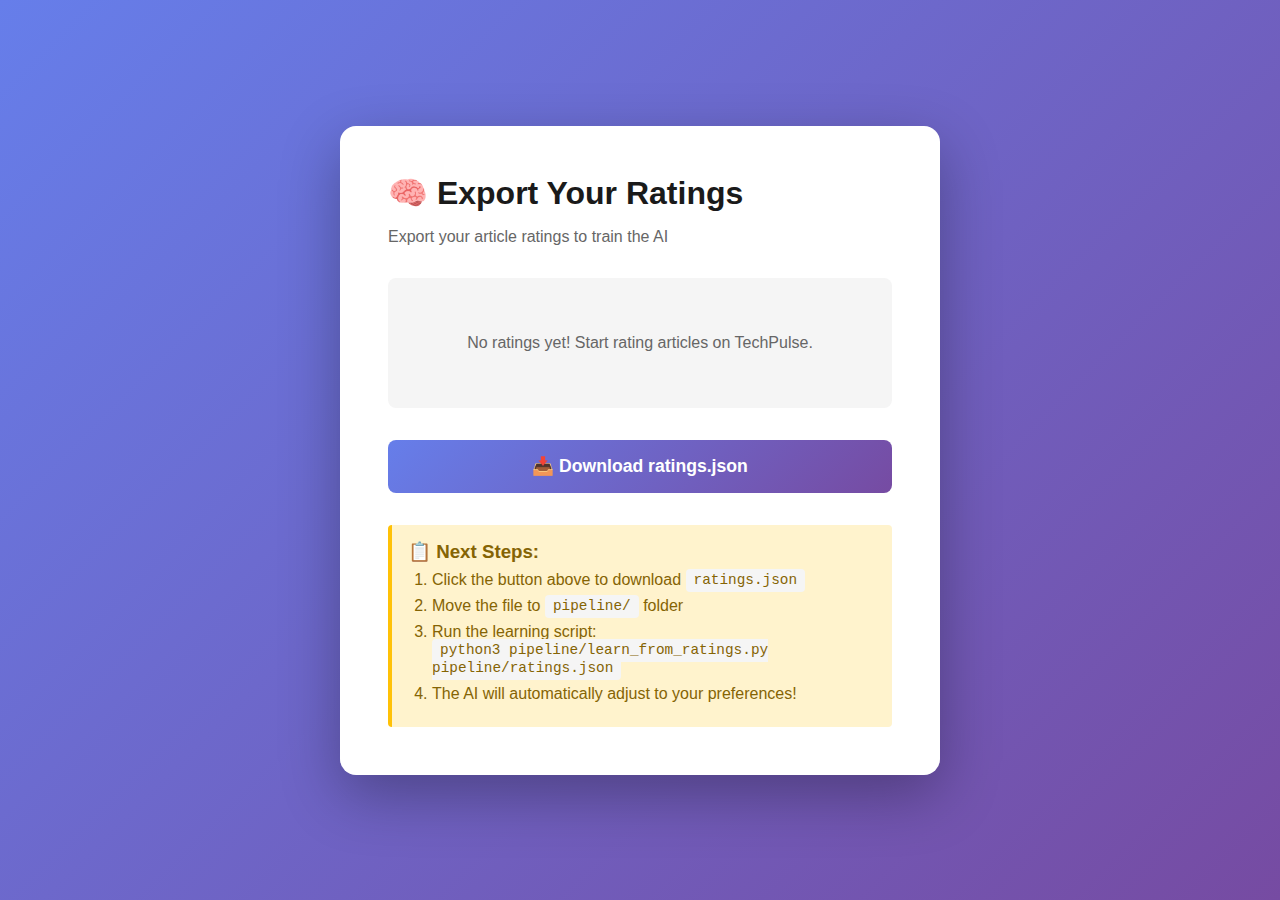
<file: export_ratings.html>
<!DOCTYPE html>
<html lang="en">
<head>
    <meta charset="UTF-8">
    <meta name="viewport" content="width=device-width, initial-scale=1.0">
    <title>TechPulse - Export Ratings</title>
    <style>
        * {
            margin: 0;
            padding: 0;
            box-sizing: border-box;
        }
        
        body {
            font-family: -apple-system, BlinkMacSystemFont, 'Segoe UI', Roboto, sans-serif;
            background: linear-gradient(135deg, #667eea 0%, #764ba2 100%);
            min-height: 100vh;
            display: flex;
            align-items: center;
            justify-content: center;
            padding: 2rem;
        }
        
        .container {
            background: white;
            border-radius: 16px;
            padding: 3rem;
            max-width: 600px;
            width: 100%;
            box-shadow: 0 20px 60px rgba(0,0,0,0.3);
        }
        
        h1 {
            font-size: 2rem;
            margin-bottom: 1rem;
            color: #1a1a1a;
        }
        
        .subtitle {
            color: #666;
            margin-bottom: 2rem;
        }
        
        .stats {
            background: #f5f5f5;
            padding: 1.5rem;
            border-radius: 8px;
            margin-bottom: 2rem;
        }
        
        .stat-row {
            display: flex;
            justify-content: space-between;
            margin-bottom: 0.5rem;
            font-size: 1.1rem;
        }
        
        .stat-label {
            color: #666;
        }
        
        .stat-value {
            font-weight: 600;
            color: #1a1a1a;
        }
        
        button {
            background: linear-gradient(135deg, #667eea 0%, #764ba2 100%);
            color: white;
            border: none;
            padding: 1rem 2rem;
            font-size: 1.1rem;
            border-radius: 8px;
            cursor: pointer;
            width: 100%;
            font-weight: 600;
            transition: transform 0.2s;
        }
        
        button:hover {
            transform: translateY(-2px);
        }
        
        button:active {
            transform: translateY(0);
        }
        
        .success {
            background: #10B981;
            color: white;
            padding: 1rem;
            border-radius: 8px;
            margin-top: 1rem;
            display: none;
        }
        
        .instructions {
            background: #fff3cd;
            border-left: 4px solid #ffc107;
            padding: 1rem;
            margin-top: 2rem;
            border-radius: 4px;
        }
        
        .instructions h3 {
            margin-bottom: 0.5rem;
            color: #856404;
        }
        
        .instructions ol {
            margin-left: 1.5rem;
            color: #856404;
        }
        
        .instructions li {
            margin-bottom: 0.5rem;
        }
        
        code {
            background: #f5f5f5;
            padding: 0.2rem 0.5rem;
            border-radius: 4px;
            font-family: 'Courier New', monospace;
            font-size: 0.9rem;
        }
        
        .no-ratings {
            text-align: center;
            padding: 2rem;
            color: #666;
        }
    </style>
</head>
<body>
    <div class="container">
        <h1>🧠 Export Your Ratings</h1>
        <p class="subtitle">Export your article ratings to train the AI</p>
        
        <div class="stats" id="stats">
            <div class="stat-row">
                <span class="stat-label">Total Ratings:</span>
                <span class="stat-value" id="total">0</span>
            </div>
            <div class="stat-row">
                <span class="stat-label">👍 Positive:</span>
                <span class="stat-value" id="positive">0</span>
            </div>
            <div class="stat-row">
                <span class="stat-label">👎 Negative:</span>
                <span class="stat-value" id="negative">0</span>
            </div>
        </div>
        
        <button id="exportBtn" onclick="exportRatings()">📥 Download ratings.json</button>
        
        <div class="success" id="success">
            ✓ Ratings exported successfully!
        </div>
        
        <div class="instructions">
            <h3>📋 Next Steps:</h3>
            <ol>
                <li>Click the button above to download <code>ratings.json</code></li>
                <li>Move the file to <code>pipeline/</code> folder</li>
                <li>Run the learning script:
                    <br><code>python3 pipeline/learn_from_ratings.py pipeline/ratings.json</code>
                </li>
                <li>The AI will automatically adjust to your preferences!</li>
            </ol>
        </div>
    </div>
    
    <script>
        function loadStats() {
            const ratingsJson = localStorage.getItem('techpulse_ratings');
            
            if (!ratingsJson) {
                document.getElementById('stats').innerHTML = '<div class="no-ratings">No ratings yet! Start rating articles on TechPulse.</div>';
                document.getElementById('exportBtn').disabled = true;
                return;
            }
            
            const ratings = JSON.parse(ratingsJson);
            
            const total = ratings.length;
            const positive = ratings.filter(r => r.rating === 'up').length;
            const negative = ratings.filter(r => r.rating === 'down').length;
            
            document.getElementById('total').textContent = total;
            document.getElementById('positive').textContent = positive;
            document.getElementById('negative').textContent = negative;
        }
        
        function exportRatings() {
            const ratingsJson = localStorage.getItem('techpulse_ratings');
            
            if (!ratingsJson) {
                alert('No ratings found!');
                return;
            }
            
            const ratings = JSON.parse(ratingsJson);
            
            // Create export object
            const exportData = {
                exported_at: new Date().toISOString(),
                version: '1.0',
                total_ratings: ratings.length,
                ratings: ratings
            };
            
            // Create download
            const blob = new Blob([JSON.stringify(exportData, null, 2)], { type: 'application/json' });
            const url = URL.createObjectURL(blob);
            const a = document.createElement('a');
            a.href = url;
            a.download = 'ratings.json';
            document.body.appendChild(a);
            a.click();
            document.body.removeChild(a);
            URL.revokeObjectURL(url);
            
            // Show success
            const success = document.getElementById('success');
            success.style.display = 'block';
            setTimeout(() => {
                success.style.display = 'none';
            }, 3000);
        }
        
        // Load stats on page load
        loadStats();
    </script>
</body>
</html>
</file>
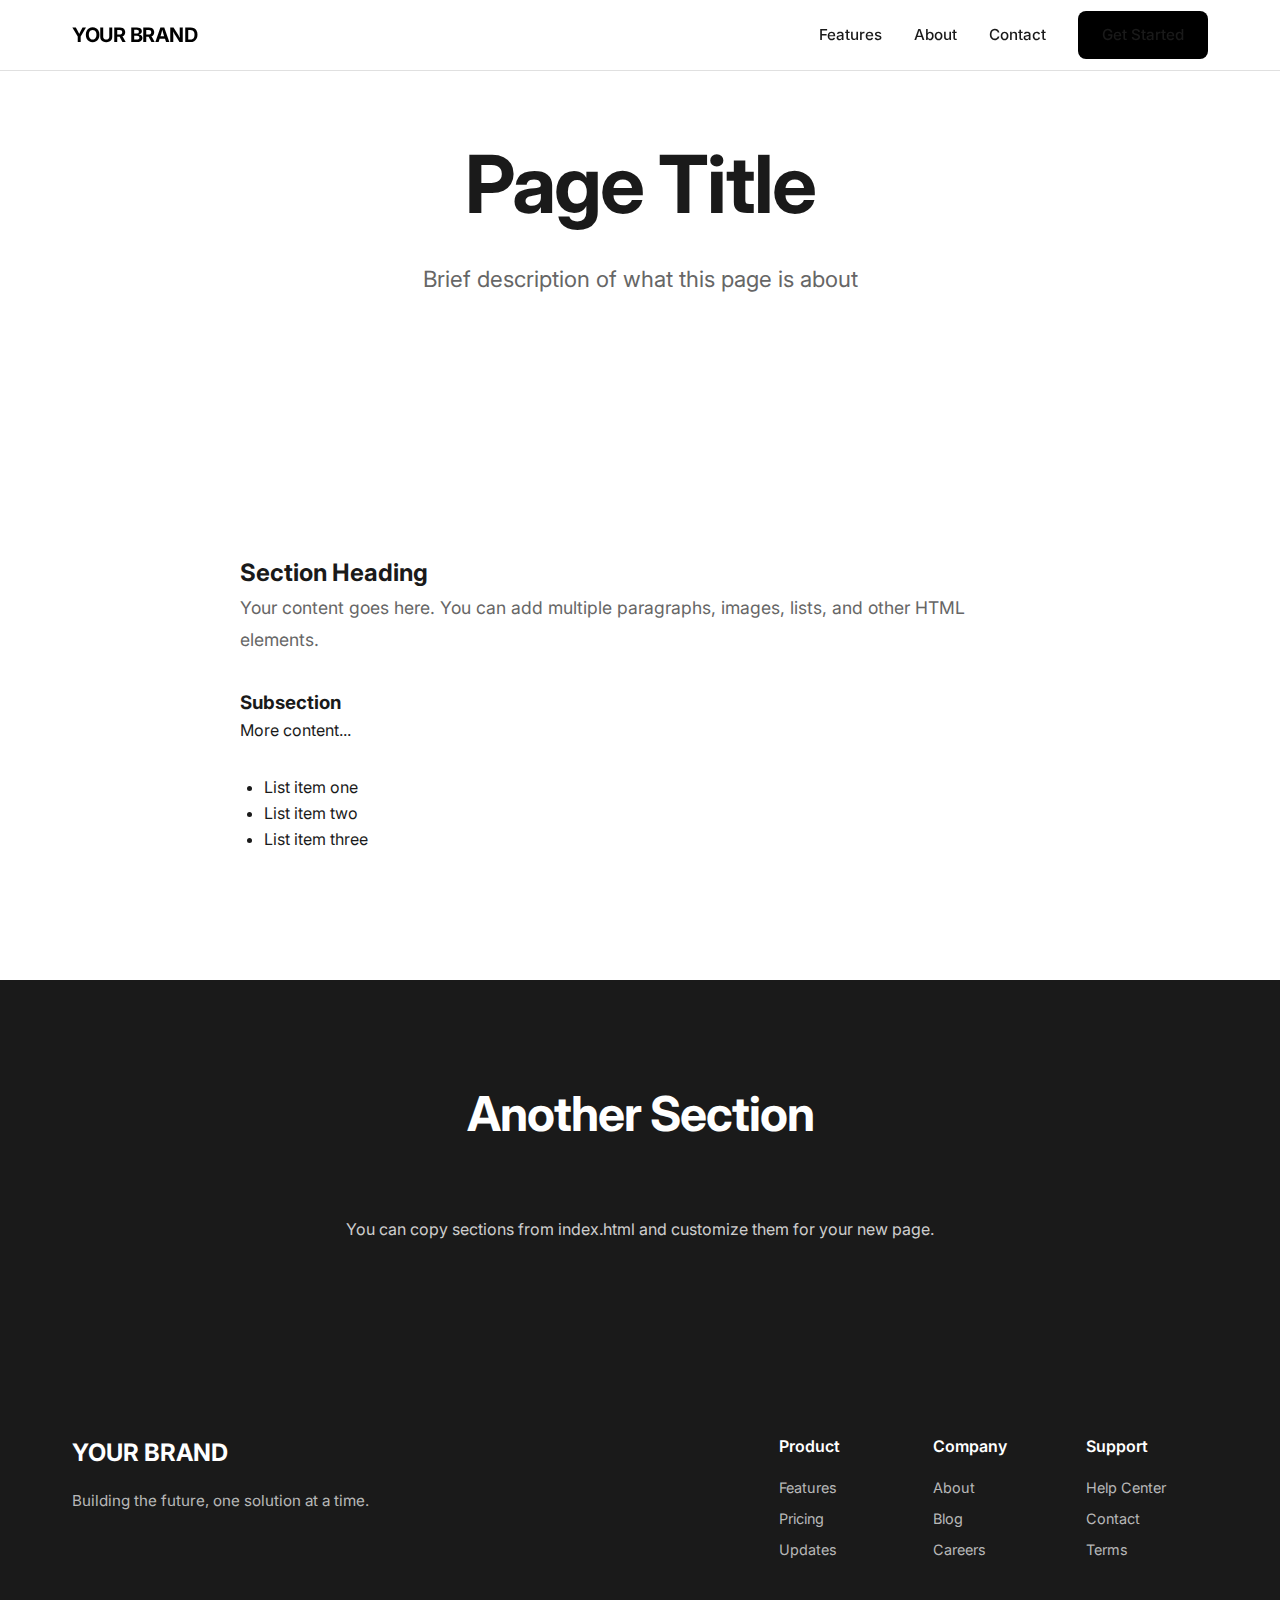
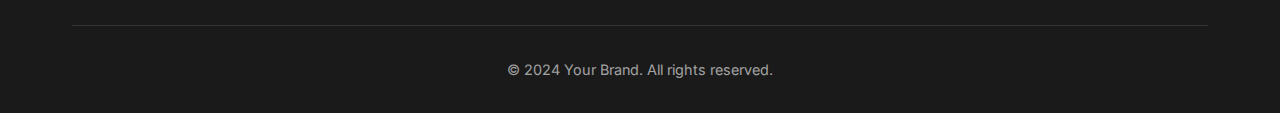
<file: page-template.html>
<!DOCTYPE html>
<html lang="en">
<head>
    <meta charset="UTF-8">
    <meta name="viewport" content="width=device-width, initial-scale=1.0">
    <title>Page Title - Your Brand</title>
    <meta name="description" content="Page description for SEO">
    <link rel="stylesheet" href="styles.css">
    <link rel="preconnect" href="https://fonts.googleapis.com">
    <link rel="preconnect" href="https://fonts.gstatic.com" crossorigin>
    <link href="https://fonts.googleapis.com/css2?family=Inter:wght@300;400;500;600;700&display=swap" rel="stylesheet">
</head>
<body>
    <!-- Navigation (same as index.html) -->
    <nav class="nav">
        <div class="container">
            <div class="nav-content">
                <a href="index.html" class="logo">YOUR BRAND</a>
                <div class="nav-links">
                    <a href="index.html#features">Features</a>
                    <a href="index.html#about">About</a>
                    <a href="index.html#contact">Contact</a>
                    <a href="#" class="btn-primary">Get Started</a>
                </div>
                <button class="mobile-menu-btn" id="mobileMenuBtn">
                    <span></span>
                    <span></span>
                    <span></span>
                </button>
            </div>
        </div>
    </nav>

    <!-- Page Header -->
    <section class="hero" style="min-height: 50vh;">
        <div class="container">
            <div class="hero-content">
                <h1 class="hero-title">Page Title</h1>
                <p class="hero-subtitle">
                    Brief description of what this page is about
                </p>
            </div>
        </div>
    </section>

    <!-- Main Content Section -->
    <section class="section">
        <div class="container">
            <div class="content-text" style="max-width: 800px; margin: 0 auto;">
                <h2>Section Heading</h2>
                <p class="content-description">
                    Your content goes here. You can add multiple paragraphs,
                    images, lists, and other HTML elements.
                </p>

                <h3>Subsection</h3>
                <p>More content...</p>

                <!-- Example: Adding an image -->
                <!-- <img src="your-image.jpg" alt="Description" style="width: 100%; border-radius: var(--radius-md); margin: 2rem 0;"> -->

                <!-- Example: Adding a list -->
                <ul style="margin: 2rem 0; padding-left: 1.5rem;">
                    <li>List item one</li>
                    <li>List item two</li>
                    <li>List item three</li>
                </ul>
            </div>
        </div>
    </section>

    <!-- Optional: Add more sections as needed -->
    <section class="section section-dark">
        <div class="container">
            <h2 class="section-title">Another Section</h2>
            <p style="text-align: center; max-width: 700px; margin: 0 auto; color: rgba(255,255,255,0.8);">
                You can copy sections from index.html and customize them for your new page.
            </p>
        </div>
    </section>

    <!-- Footer (same as index.html) -->
    <footer class="footer">
        <div class="container">
            <div class="footer-content">
                <div class="footer-brand">
                    <h3>YOUR BRAND</h3>
                    <p>Building the future, one solution at a time.</p>
                </div>
                <div class="footer-links">
                    <div class="footer-column">
                        <h4>Product</h4>
                        <a href="#">Features</a>
                        <a href="#">Pricing</a>
                        <a href="#">Updates</a>
                    </div>
                    <div class="footer-column">
                        <h4>Company</h4>
                        <a href="#">About</a>
                        <a href="#">Blog</a>
                        <a href="#">Careers</a>
                    </div>
                    <div class="footer-column">
                        <h4>Support</h4>
                        <a href="#">Help Center</a>
                        <a href="#">Contact</a>
                        <a href="#">Terms</a>
                    </div>
                </div>
            </div>
            <div class="footer-bottom">
                <p>&copy; 2024 Your Brand. All rights reserved.</p>
            </div>
        </div>
    </footer>

    <script src="script.js"></script>
</body>
</html>
</file>
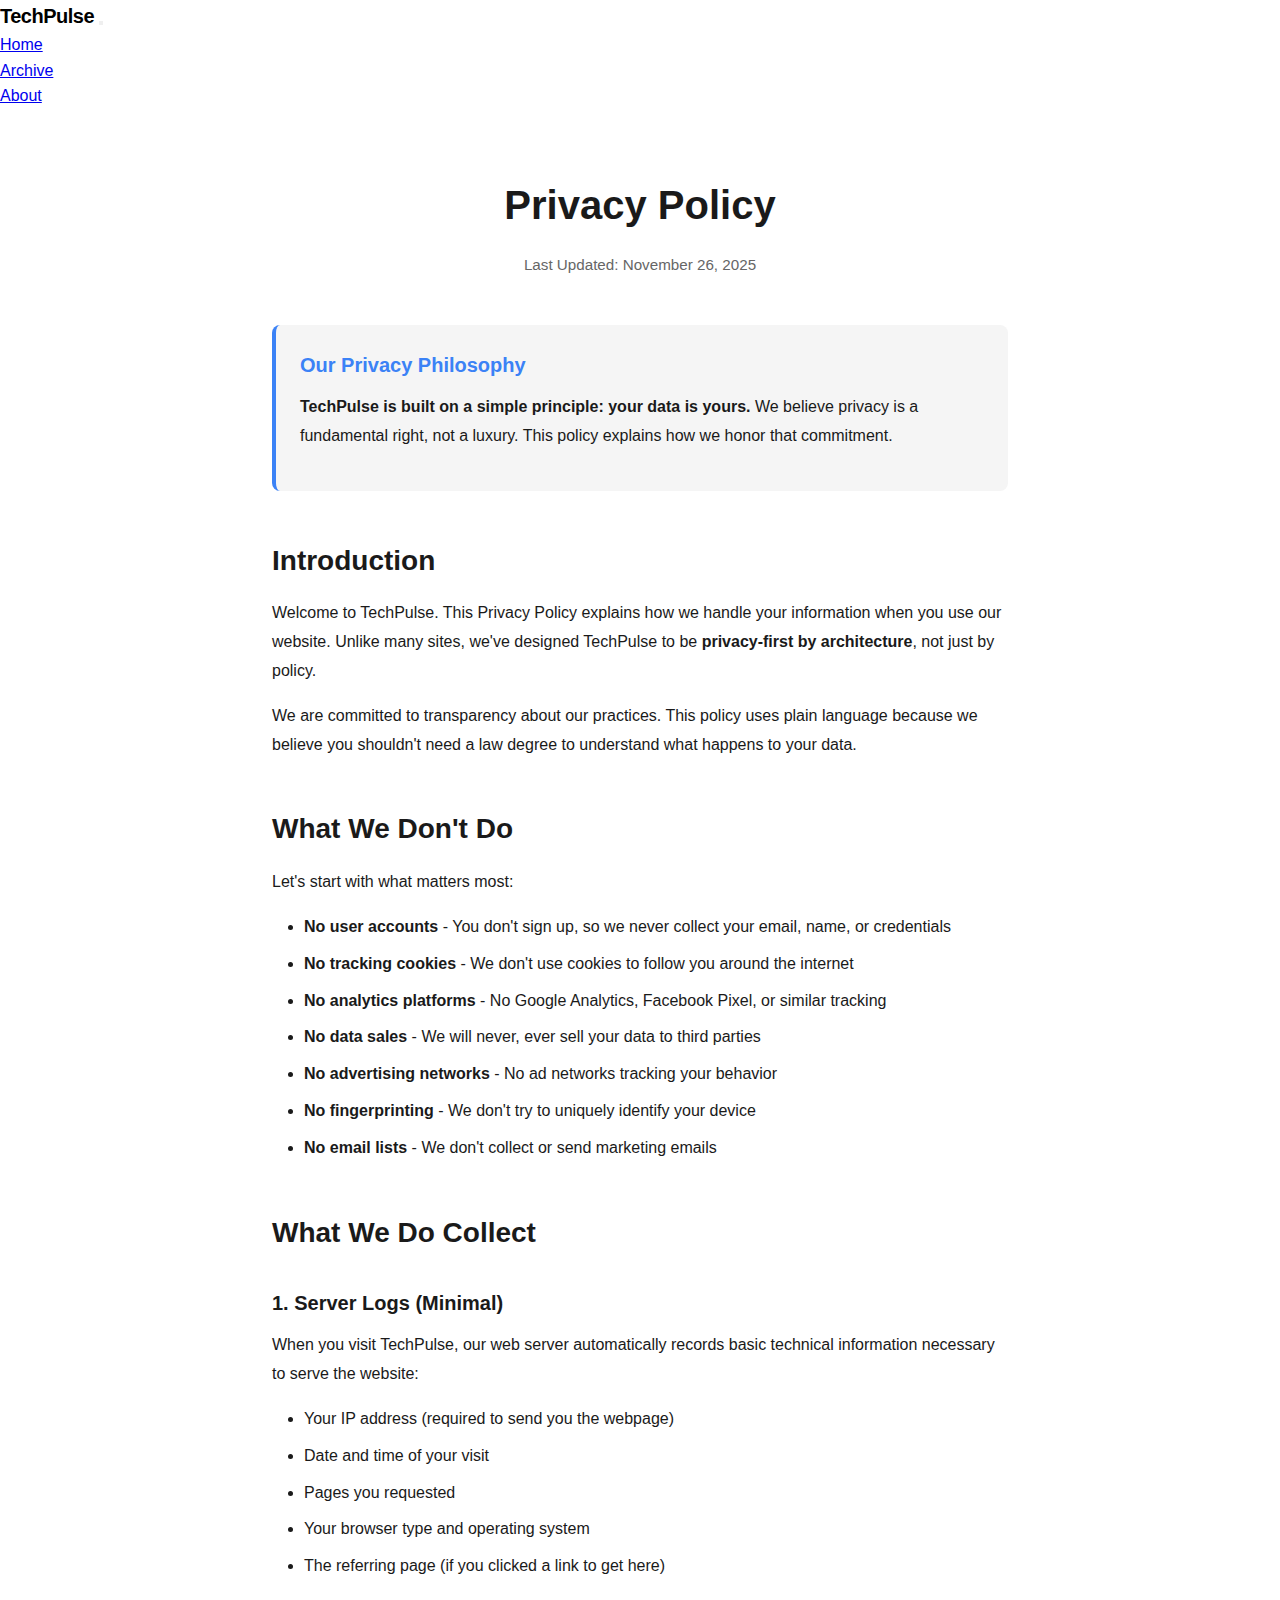
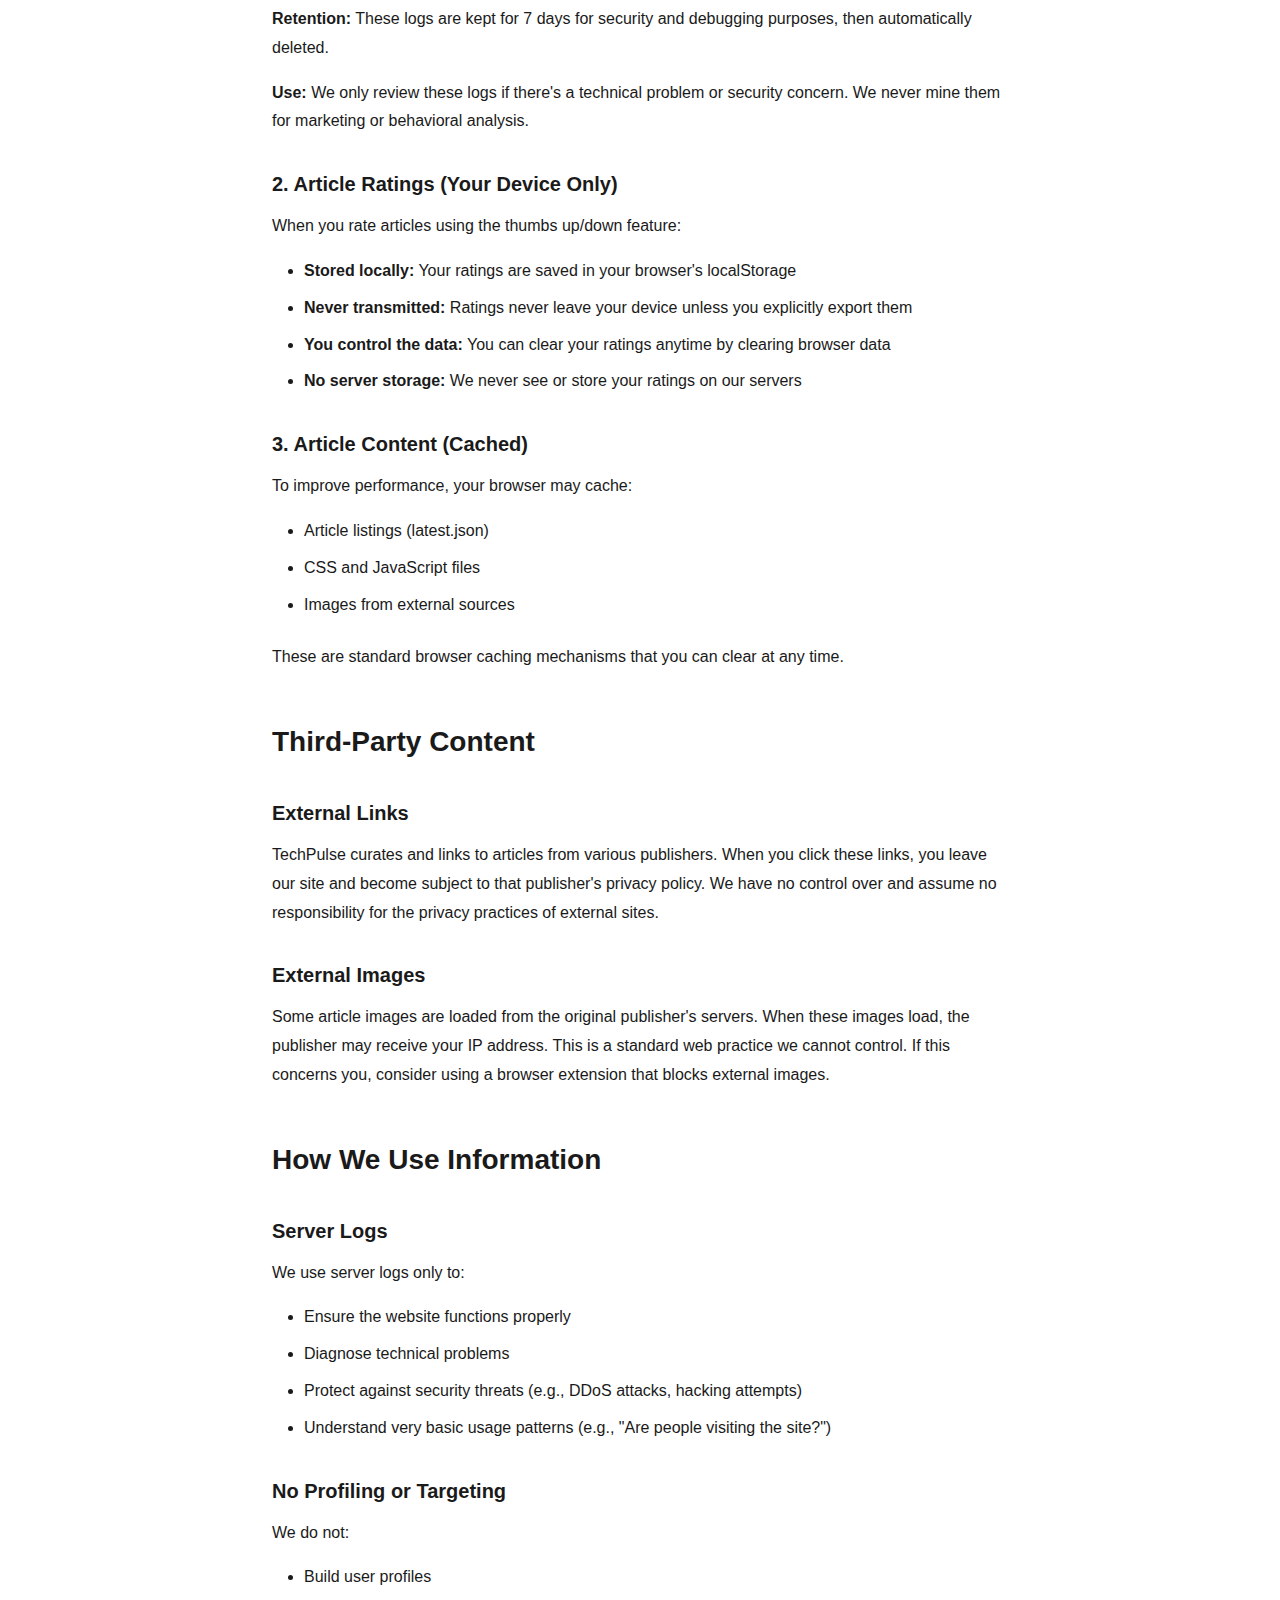
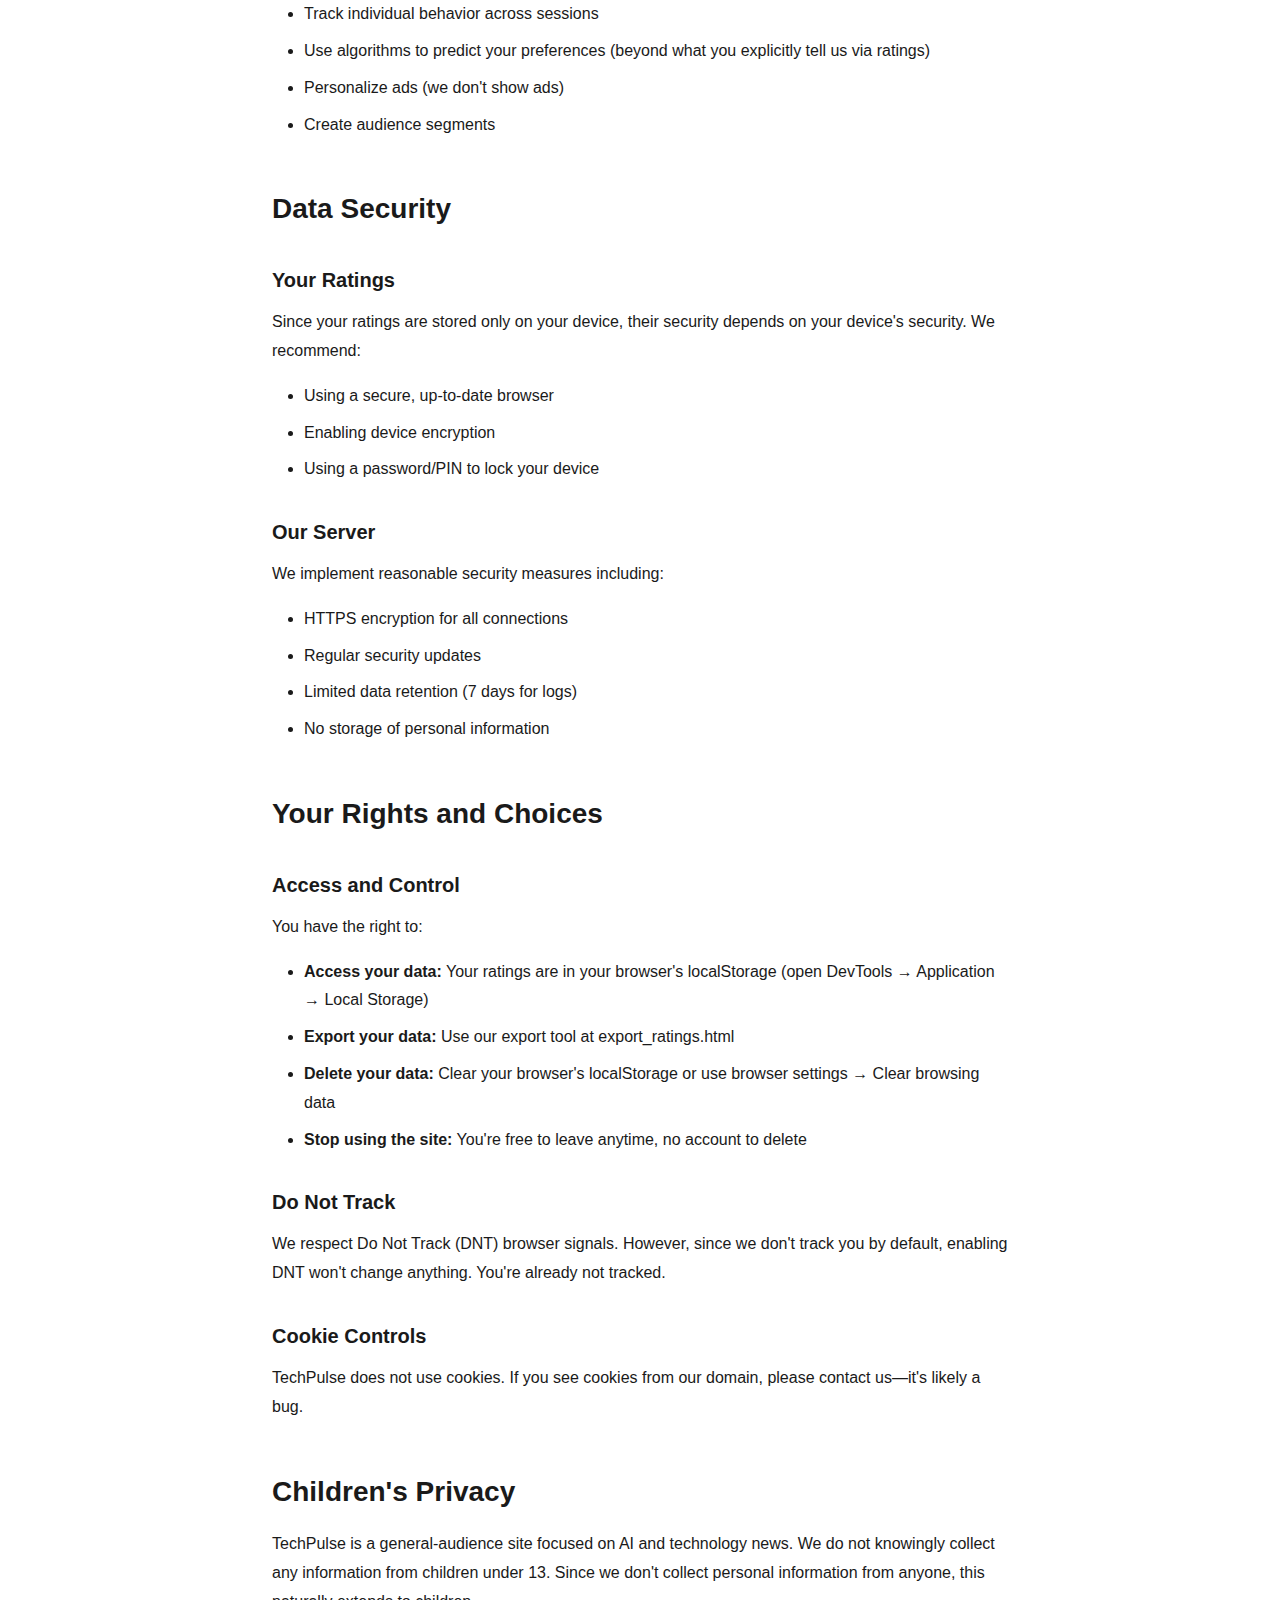
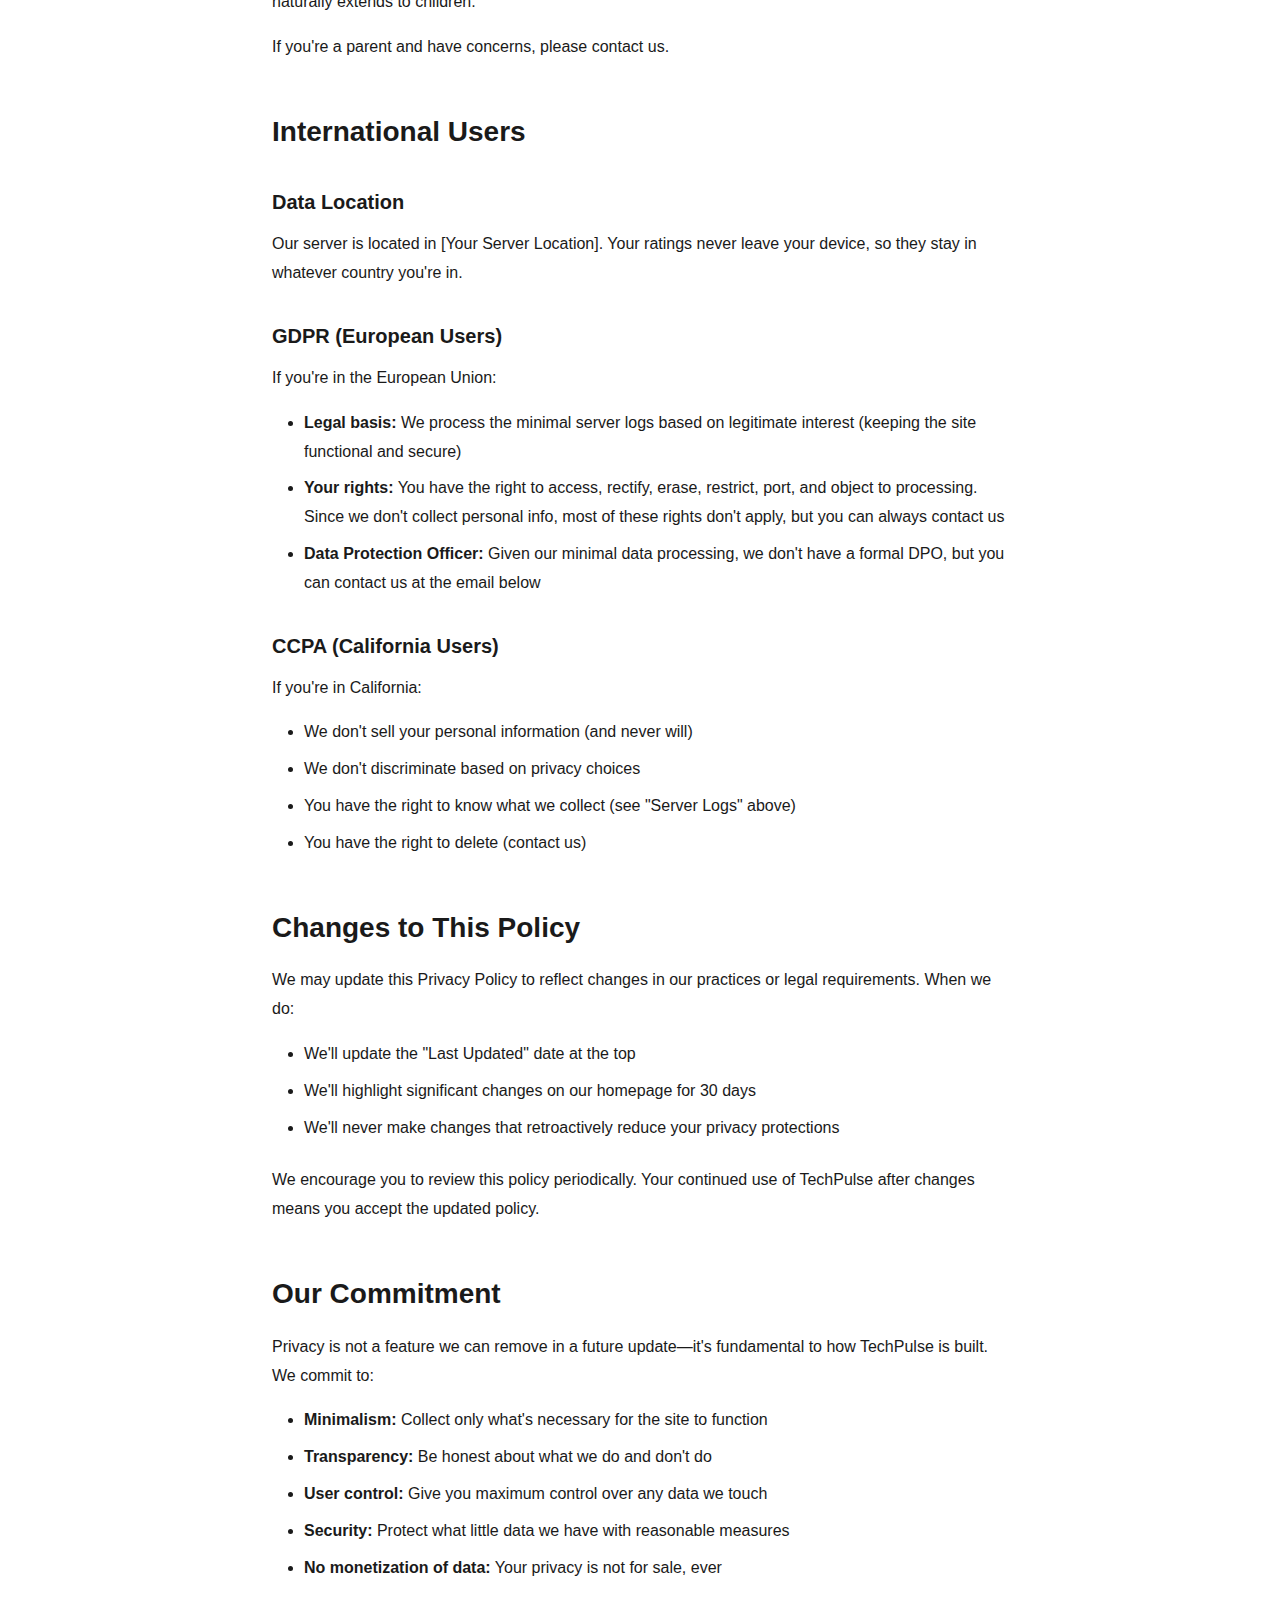
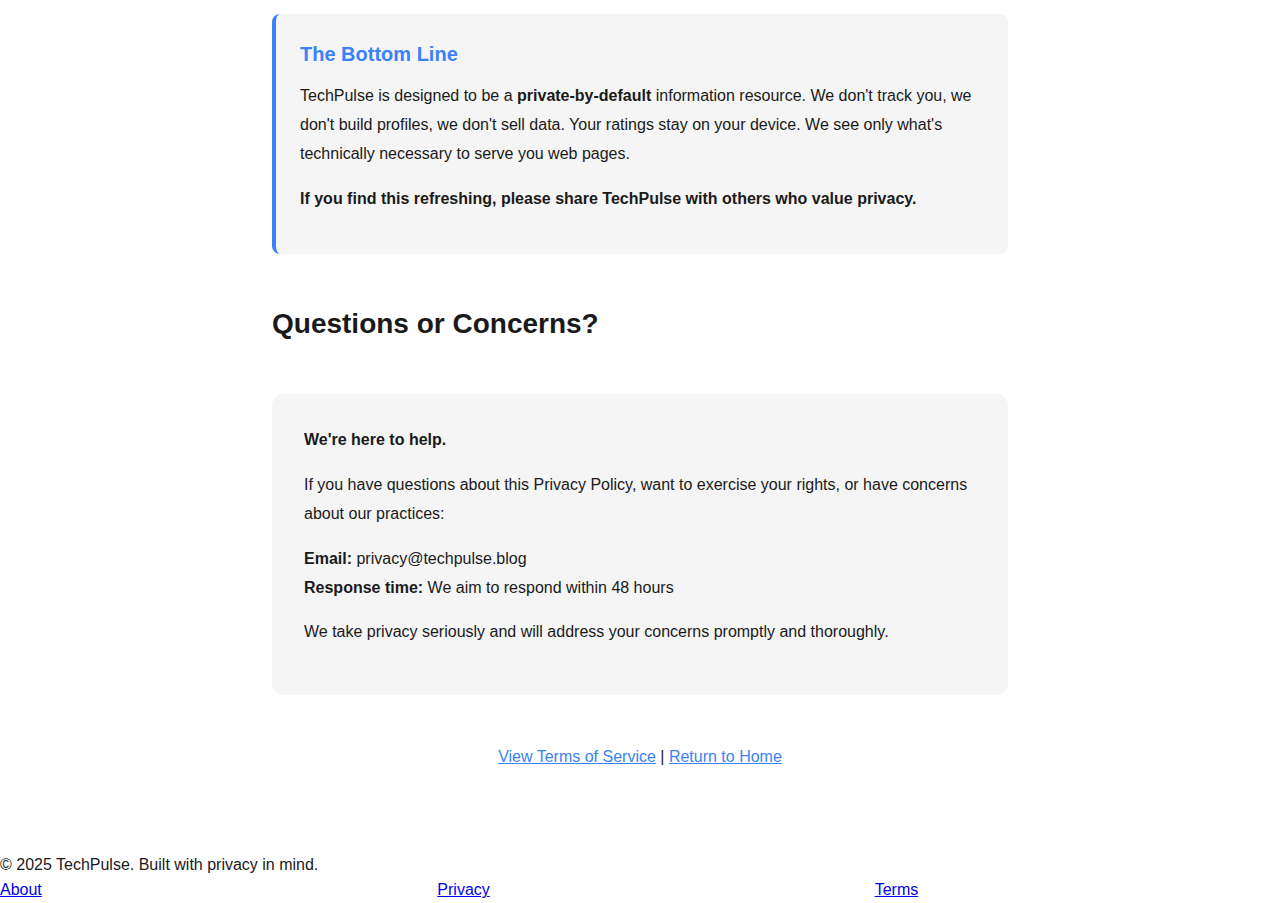
<file: privacy.html>
<!DOCTYPE html>
<html lang="en">
<head>
    <meta charset="UTF-8">
    <meta name="viewport" content="width=device-width, initial-scale=1.0">
    <title>Privacy Policy - TechPulse</title>
    <link rel="stylesheet" href="styles.css">
    <style>
        .legal-container {
            max-width: 800px;
            margin: 0 auto;
            padding: 4rem 2rem;
        }
        
        .legal-header {
            text-align: center;
            margin-bottom: 3rem;
        }
        
        .legal-header h1 {
            font-size: 2.5rem;
            margin-bottom: 1rem;
        }
        
        .last-updated {
            color: var(--color-text-light);
            font-size: 0.95rem;
        }
        
        .legal-content h2 {
            margin-top: 3rem;
            margin-bottom: 1rem;
            font-size: 1.75rem;
        }
        
        .legal-content h3 {
            margin-top: 2rem;
            margin-bottom: 0.75rem;
            font-size: 1.25rem;
        }
        
        .legal-content p {
            margin-bottom: 1rem;
            line-height: 1.8;
        }
        
        .legal-content ul, .legal-content ol {
            margin-bottom: 1.5rem;
            padding-left: 2rem;
        }
        
        .legal-content li {
            margin-bottom: 0.5rem;
            line-height: 1.8;
        }
        
        .highlight-box {
            background: var(--color-surface);
            border-left: 4px solid var(--color-accent);
            padding: 1.5rem;
            margin: 2rem 0;
            border-radius: var(--radius-sm);
        }
        
        .highlight-box h3 {
            margin-top: 0;
            color: var(--color-accent);
        }
        
        .contact-info {
            background: var(--color-surface);
            padding: 2rem;
            border-radius: var(--radius-md);
            margin-top: 3rem;
        }
    </style>
</head>
<body>
    <!-- Navigation -->
    <nav class="navbar">
        <div class="nav-container">
            <a href="index.html" class="logo">TechPulse</a>
            <button class="mobile-menu-toggle" aria-label="Toggle menu">
                <span></span>
                <span></span>
                <span></span>
            </button>
            <ul class="nav-menu">
                <li><a href="index.html">Home</a></li>
                <li><a href="archive.html">Archive</a></li>
                <li><a href="about.html">About</a></li>
            </ul>
        </div>
    </nav>

    <!-- Legal Content -->
    <main class="legal-container">
        <header class="legal-header">
            <h1>Privacy Policy</h1>
            <p class="last-updated">Last Updated: November 26, 2025</p>
        </header>

        <div class="legal-content">
            <div class="highlight-box">
                <h3>Our Privacy Philosophy</h3>
                <p><strong>TechPulse is built on a simple principle: your data is yours.</strong> We believe privacy is a fundamental right, not a luxury. This policy explains how we honor that commitment.</p>
            </div>

            <h2>Introduction</h2>
            <p>Welcome to TechPulse. This Privacy Policy explains how we handle your information when you use our website. Unlike many sites, we've designed TechPulse to be <strong>privacy-first by architecture</strong>, not just by policy.</p>
            
            <p>We are committed to transparency about our practices. This policy uses plain language because we believe you shouldn't need a law degree to understand what happens to your data.</p>

            <h2>What We Don't Do</h2>
            <p>Let's start with what matters most:</p>
            <ul>
                <li><strong>No user accounts</strong> - You don't sign up, so we never collect your email, name, or credentials</li>
                <li><strong>No tracking cookies</strong> - We don't use cookies to follow you around the internet</li>
                <li><strong>No analytics platforms</strong> - No Google Analytics, Facebook Pixel, or similar tracking</li>
                <li><strong>No data sales</strong> - We will never, ever sell your data to third parties</li>
                <li><strong>No advertising networks</strong> - No ad networks tracking your behavior</li>
                <li><strong>No fingerprinting</strong> - We don't try to uniquely identify your device</li>
                <li><strong>No email lists</strong> - We don't collect or send marketing emails</li>
            </ul>

            <h2>What We Do Collect</h2>

            <h3>1. Server Logs (Minimal)</h3>
            <p>When you visit TechPulse, our web server automatically records basic technical information necessary to serve the website:</p>
            <ul>
                <li>Your IP address (required to send you the webpage)</li>
                <li>Date and time of your visit</li>
                <li>Pages you requested</li>
                <li>Your browser type and operating system</li>
                <li>The referring page (if you clicked a link to get here)</li>
            </ul>
            <p><strong>Retention:</strong> These logs are kept for 7 days for security and debugging purposes, then automatically deleted.</p>
            <p><strong>Use:</strong> We only review these logs if there's a technical problem or security concern. We never mine them for marketing or behavioral analysis.</p>

            <h3>2. Article Ratings (Your Device Only)</h3>
            <p>When you rate articles using the thumbs up/down feature:</p>
            <ul>
                <li><strong>Stored locally:</strong> Your ratings are saved in your browser's localStorage</li>
                <li><strong>Never transmitted:</strong> Ratings never leave your device unless you explicitly export them</li>
                <li><strong>You control the data:</strong> You can clear your ratings anytime by clearing browser data</li>
                <li><strong>No server storage:</strong> We never see or store your ratings on our servers</li>
            </ul>

            <h3>3. Article Content (Cached)</h3>
            <p>To improve performance, your browser may cache:</p>
            <ul>
                <li>Article listings (latest.json)</li>
                <li>CSS and JavaScript files</li>
                <li>Images from external sources</li>
            </ul>
            <p>These are standard browser caching mechanisms that you can clear at any time.</p>

            <h2>Third-Party Content</h2>

            <h3>External Links</h3>
            <p>TechPulse curates and links to articles from various publishers. When you click these links, you leave our site and become subject to that publisher's privacy policy. We have no control over and assume no responsibility for the privacy practices of external sites.</p>

            <h3>External Images</h3>
            <p>Some article images are loaded from the original publisher's servers. When these images load, the publisher may receive your IP address. This is a standard web practice we cannot control. If this concerns you, consider using a browser extension that blocks external images.</p>

            <h2>How We Use Information</h2>

            <h3>Server Logs</h3>
            <p>We use server logs only to:</p>
            <ul>
                <li>Ensure the website functions properly</li>
                <li>Diagnose technical problems</li>
                <li>Protect against security threats (e.g., DDoS attacks, hacking attempts)</li>
                <li>Understand very basic usage patterns (e.g., "Are people visiting the site?")</li>
            </ul>

            <h3>No Profiling or Targeting</h3>
            <p>We do not:</p>
            <ul>
                <li>Build user profiles</li>
                <li>Track individual behavior across sessions</li>
                <li>Use algorithms to predict your preferences (beyond what you explicitly tell us via ratings)</li>
                <li>Personalize ads (we don't show ads)</li>
                <li>Create audience segments</li>
            </ul>

            <h2>Data Security</h2>

            <h3>Your Ratings</h3>
            <p>Since your ratings are stored only on your device, their security depends on your device's security. We recommend:</p>
            <ul>
                <li>Using a secure, up-to-date browser</li>
                <li>Enabling device encryption</li>
                <li>Using a password/PIN to lock your device</li>
            </ul>

            <h3>Our Server</h3>
            <p>We implement reasonable security measures including:</p>
            <ul>
                <li>HTTPS encryption for all connections</li>
                <li>Regular security updates</li>
                <li>Limited data retention (7 days for logs)</li>
                <li>No storage of personal information</li>
            </ul>

            <h2>Your Rights and Choices</h2>

            <h3>Access and Control</h3>
            <p>You have the right to:</p>
            <ul>
                <li><strong>Access your data:</strong> Your ratings are in your browser's localStorage (open DevTools → Application → Local Storage)</li>
                <li><strong>Export your data:</strong> Use our export tool at export_ratings.html</li>
                <li><strong>Delete your data:</strong> Clear your browser's localStorage or use browser settings → Clear browsing data</li>
                <li><strong>Stop using the site:</strong> You're free to leave anytime, no account to delete</li>
            </ul>

            <h3>Do Not Track</h3>
            <p>We respect Do Not Track (DNT) browser signals. However, since we don't track you by default, enabling DNT won't change anything. You're already not tracked.</p>

            <h3>Cookie Controls</h3>
            <p>TechPulse does not use cookies. If you see cookies from our domain, please contact us—it's likely a bug.</p>

            <h2>Children's Privacy</h2>
            <p>TechPulse is a general-audience site focused on AI and technology news. We do not knowingly collect any information from children under 13. Since we don't collect personal information from anyone, this naturally extends to children.</p>
            
            <p>If you're a parent and have concerns, please contact us.</p>

            <h2>International Users</h2>
            
            <h3>Data Location</h3>
            <p>Our server is located in [Your Server Location]. Your ratings never leave your device, so they stay in whatever country you're in.</p>

            <h3>GDPR (European Users)</h3>
            <p>If you're in the European Union:</p>
            <ul>
                <li><strong>Legal basis:</strong> We process the minimal server logs based on legitimate interest (keeping the site functional and secure)</li>
                <li><strong>Your rights:</strong> You have the right to access, rectify, erase, restrict, port, and object to processing. Since we don't collect personal info, most of these rights don't apply, but you can always contact us</li>
                <li><strong>Data Protection Officer:</strong> Given our minimal data processing, we don't have a formal DPO, but you can contact us at the email below</li>
            </ul>

            <h3>CCPA (California Users)</h3>
            <p>If you're in California:</p>
            <ul>
                <li>We don't sell your personal information (and never will)</li>
                <li>We don't discriminate based on privacy choices</li>
                <li>You have the right to know what we collect (see "Server Logs" above)</li>
                <li>You have the right to delete (contact us)</li>
            </ul>

            <h2>Changes to This Policy</h2>
            <p>We may update this Privacy Policy to reflect changes in our practices or legal requirements. When we do:</p>
            <ul>
                <li>We'll update the "Last Updated" date at the top</li>
                <li>We'll highlight significant changes on our homepage for 30 days</li>
                <li>We'll never make changes that retroactively reduce your privacy protections</li>
            </ul>
            
            <p>We encourage you to review this policy periodically. Your continued use of TechPulse after changes means you accept the updated policy.</p>

            <h2>Our Commitment</h2>
            <p>Privacy is not a feature we can remove in a future update—it's fundamental to how TechPulse is built. We commit to:</p>
            <ul>
                <li><strong>Minimalism:</strong> Collect only what's necessary for the site to function</li>
                <li><strong>Transparency:</strong> Be honest about what we do and don't do</li>
                <li><strong>User control:</strong> Give you maximum control over any data we touch</li>
                <li><strong>Security:</strong> Protect what little data we have with reasonable measures</li>
                <li><strong>No monetization of data:</strong> Your privacy is not for sale, ever</li>
            </ul>

            <div class="highlight-box">
                <h3>The Bottom Line</h3>
                <p>TechPulse is designed to be a <strong>private-by-default</strong> information resource. We don't track you, we don't build profiles, we don't sell data. Your ratings stay on your device. We see only what's technically necessary to serve you web pages.</p>
                <p><strong>If you find this refreshing, please share TechPulse with others who value privacy.</strong></p>
            </div>

            <h2>Questions or Concerns?</h2>
            <div class="contact-info">
                <p><strong>We're here to help.</strong></p>
                <p>If you have questions about this Privacy Policy, want to exercise your rights, or have concerns about our practices:</p>
                <p><strong>Email:</strong> privacy@techpulse.blog<br>
                <strong>Response time:</strong> We aim to respond within 48 hours</p>
                <p>We take privacy seriously and will address your concerns promptly and thoroughly.</p>
            </div>

            <p style="margin-top: 3rem; text-align: center;">
                <a href="terms.html" style="color: var(--color-accent);">View Terms of Service</a> | 
                <a href="index.html" style="color: var(--color-accent);">Return to Home</a>
            </p>
        </div>
    </main>

    <!-- Footer -->
    <footer class="site-footer">
        <div class="footer-container">
            <p>&copy; 2025 TechPulse. Built with privacy in mind.</p>
            <div class="footer-links">
                <a href="about.html">About</a>
                <a href="privacy.html">Privacy</a>
                <a href="terms.html">Terms</a>
            </div>
        </div>
    </footer>

    <script src="script.js"></script>
</body>
</html>
</file>
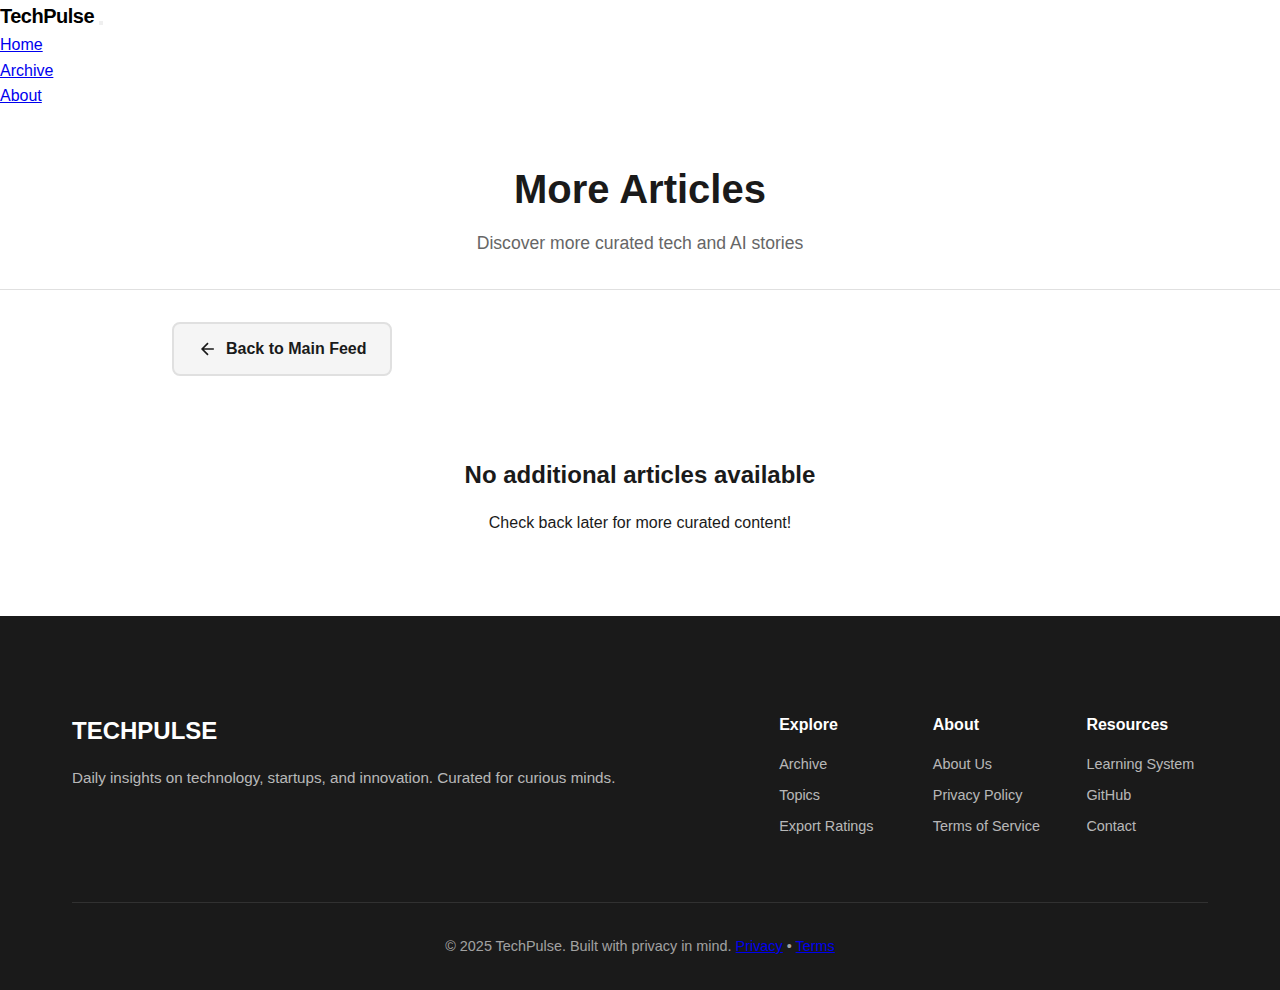
<file: runners-up.html>
<!DOCTYPE html>
<html lang="en">
<head>
    <meta charset="UTF-8">
    <meta name="viewport" content="width=device-width, initial-scale=1.0">
    <title>More Articles - TechPulse</title>
    <link rel="stylesheet" href="styles.css">
    <style>
        .runners-up-header {
            text-align: center;
            padding: 3rem 0 2rem;
            border-bottom: 1px solid var(--color-border);
        }
        
        .runners-up-header h1 {
            font-size: 2.5rem;
            margin-bottom: 0.5rem;
        }
        
        .runners-up-header p {
            color: var(--color-text-light);
            font-size: 1.1rem;
        }
        
        .runners-up-container {
            max-width: 1000px;
            margin: 0 auto;
            padding: 2rem;
        }
        
        .runners-up-stats {
            display: flex;
            justify-content: center;
            gap: 2rem;
            margin-bottom: 2rem;
            padding: 1rem;
            background: var(--color-surface);
            border-radius: var(--radius-sm);
        }
        
        .stat-item {
            text-align: center;
        }
        
        .stat-number {
            font-size: 1.5rem;
            font-weight: var(--font-weight-bold);
            color: var(--color-accent);
        }
        
        .stat-label {
            font-size: 0.875rem;
            color: var(--color-text-light);
        }
        
        .compact-list {
            display: flex;
            flex-direction: column;
            gap: 0.75rem;
        }
        
        .compact-article {
            display: flex;
            gap: 1rem;
            padding: 1rem;
            background: var(--color-background);
            border: 1px solid var(--color-border);
            border-radius: var(--radius-sm);
            transition: all 0.2s ease;
            cursor: pointer;
            text-decoration: none;
            color: inherit;
        }
        
        .compact-article:hover {
            border-color: var(--color-accent);
            transform: translateX(4px);
            box-shadow: 0 2px 8px rgba(0, 0, 0, 0.1);
        }
        
        .compact-thumbnail {
            width: 80px;
            height: 80px;
            flex-shrink: 0;
            border-radius: var(--radius-sm);
            overflow: hidden;
            background: var(--color-surface);
        }
        
        .compact-thumbnail img {
            width: 100%;
            height: 100%;
            object-fit: cover;
        }
        
        .compact-thumbnail-placeholder {
            width: 100%;
            height: 100%;
            display: flex;
            align-items: center;
            justify-content: center;
            background: linear-gradient(135deg, var(--color-accent), #764ba2);
            color: white;
            font-size: 0.75rem;
            font-weight: var(--font-weight-bold);
            text-align: center;
            padding: 0.5rem;
        }
        
        .compact-content {
            flex: 1;
            min-width: 0;
            display: flex;
            flex-direction: column;
            justify-content: center;
        }
        
        .compact-title {
            font-size: 1rem;
            font-weight: var(--font-weight-semibold);
            margin-bottom: 0.5rem;
            line-height: 1.4;
            overflow: hidden;
            text-overflow: ellipsis;
            display: -webkit-box;
            -webkit-line-clamp: 2;
            line-clamp: 2;
            -webkit-box-orient: vertical;
        }
        
        .compact-meta {
            display: flex;
            align-items: center;
            gap: 1rem;
            font-size: 0.875rem;
            color: var(--color-text-light);
            flex-wrap: wrap;
        }
        
        .compact-category {
            display: inline-block;
            padding: 0.25rem 0.5rem;
            background: var(--color-surface);
            border-radius: 4px;
            font-size: 0.75rem;
            font-weight: var(--font-weight-semibold);
            color: var(--color-accent);
        }
        
        .compact-author {
            display: flex;
            align-items: center;
            gap: 0.25rem;
        }
        
        .compact-score {
            display: flex;
            align-items: center;
            gap: 0.25rem;
            font-weight: var(--font-weight-medium);
        }
        
        .score-badge {
            display: inline-flex;
            align-items: center;
            justify-content: center;
            width: 32px;
            height: 32px;
            border-radius: 50%;
            background: var(--color-surface);
            font-size: 0.75rem;
            font-weight: var(--font-weight-bold);
            color: var(--color-text);
            border: 2px solid var(--color-border);
            flex-shrink: 0;
        }
        
        .score-badge.high {
            background: #10B981;
            color: white;
            border-color: #10B981;
        }
        
        .score-badge.medium {
            background: #F59E0B;
            color: white;
            border-color: #F59E0B;
        }
        
        .loading {
            text-align: center;
            padding: 3rem;
            color: var(--color-text-light);
        }
        
        .no-articles {
            text-align: center;
            padding: 3rem;
        }
        
        .no-articles h2 {
            margin-bottom: 1rem;
        }
        
        .back-button {
            display: inline-flex;
            align-items: center;
            gap: 0.5rem;
            padding: 0.75rem 1.5rem;
            background: var(--color-surface);
            border: 2px solid var(--color-border);
            border-radius: var(--radius-sm);
            color: var(--color-text);
            text-decoration: none;
            font-weight: var(--font-weight-semibold);
            transition: all 0.2s ease;
            margin-bottom: 2rem;
        }
        
        .back-button:hover {
            border-color: var(--color-accent);
            color: var(--color-accent);
            transform: translateX(-4px);
        }
        
        @media (max-width: 768px) {
            .compact-article {
                flex-direction: column;
            }
            
            .compact-thumbnail {
                width: 100%;
                height: 150px;
            }
            
            .runners-up-stats {
                flex-direction: column;
                gap: 1rem;
            }
            
            .compact-meta {
                flex-direction: column;
                align-items: flex-start;
                gap: 0.5rem;
            }
        }
    </style>
</head>
<body>
    <!-- Navigation -->
    <nav class="navbar">
        <div class="nav-container">
            <a href="index.html" class="logo">TechPulse</a>
            <button class="mobile-menu-toggle" aria-label="Toggle menu">
                <span></span>
                <span></span>
                <span></span>
            </button>
            <ul class="nav-menu">
                <li><a href="index.html">Home</a></li>
                <li><a href="archive.html">Archive</a></li>
                <li><a href="about.html">About</a></li>
            </ul>
        </div>
    </nav>

    <!-- Header -->
    <header class="runners-up-header">
        <h1>More Articles</h1>
        <p id="subtitle">Discover more curated tech and AI stories</p>
    </header>

    <!-- Main Content -->
    <main class="runners-up-container">
        <a href="index.html" class="back-button">
            <svg width="20" height="20" viewBox="0 0 24 24" fill="none" stroke="currentColor" stroke-width="2">
                <path d="M19 12H5M12 19l-7-7 7-7"/>
            </svg>
            Back to Main Feed
        </a>

        <div class="runners-up-stats" id="stats" style="display: none;">
            <div class="stat-item">
                <div class="stat-number" id="total-count">0</div>
                <div class="stat-label">Articles</div>
            </div>
            <div class="stat-item">
                <div class="stat-number" id="avg-score">0</div>
                <div class="stat-label">Avg Score</div>
            </div>
            <div class="stat-item">
                <div class="stat-number" id="categories-count">0</div>
                <div class="stat-label">Categories</div>
            </div>
        </div>

        <div id="loading" class="loading">
            <p>Loading articles...</p>
        </div>

        <div id="no-articles" class="no-articles" style="display: none;">
            <h2>No additional articles available</h2>
            <p>Check back later for more curated content!</p>
        </div>

        <div class="compact-list" id="articles-list"></div>
    </main>

    <!-- Footer -->
    <footer class="footer">
        <div class="container">
            <div class="footer-content">
                <div class="footer-brand">
                    <h3>TECHPULSE</h3>
                    <p>Daily insights on technology, startups, and innovation. Curated for curious minds.</p>
                </div>
                <div class="footer-links">
                    <div class="footer-column">
                        <h4>Explore</h4>
                        <a href="archive.html">Archive</a>
                        <a href="index.html#categories">Topics</a>
                        <a href="export_ratings.html">Export Ratings</a>
                    </div>
                    <div class="footer-column">
                        <h4>About</h4>
                        <a href="about.html">About Us</a>
                        <a href="privacy.html">Privacy Policy</a>
                        <a href="terms.html">Terms of Service</a>
                    </div>
                    <div class="footer-column">
                        <h4>Resources</h4>
                        <a href="LEARNING-SYSTEM.md" target="_blank">Learning System</a>
                        <a href="https://github.com" target="_blank">GitHub</a>
                        <a href="mailto:hello@techpulse.blog">Contact</a>
                    </div>
                </div>
            </div>
            <div class="footer-bottom">
                <p>&copy; 2025 TechPulse. Built with privacy in mind. <a href="privacy.html">Privacy</a> • <a href="terms.html">Terms</a></p>
            </div>
        </div>
    </footer>

    <script src="script.js"></script>
    <script>
        // Load runners-up articles
        const RunnersUpLoader = {
            async loadArticles() {
                try {
                    const response = await fetch('content/latest.json');
                    const data = await response.json();
                    
                    document.getElementById('loading').style.display = 'none';
                    
                    if (!data.runners_up || data.runners_up.length === 0) {
                        document.getElementById('no-articles').style.display = 'block';
                        return;
                    }
                    
                    this.renderArticles(data.runners_up);
                    this.renderStats(data);
                    
                } catch (error) {
                    console.error('Error loading runners-up articles:', error);
                    document.getElementById('loading').innerHTML = '<p>Error loading articles. Please try again later.</p>';
                }
            },
            
            renderArticles(articles) {
                const container = document.getElementById('articles-list');
                container.innerHTML = '';
                
                articles.forEach((article, index) => {
                    const articleEl = this.createArticleElement(article, index);
                    container.appendChild(articleEl);
                });
                
                console.log(`✓ Rendered ${articles.length} runner-up articles`);
            },
            
            createArticleElement(article, index) {
                const link = document.createElement('a');
                link.href = article.url;
                link.target = '_blank';
                link.className = 'compact-article';
                
                const scoreClass = article.score >= 8 ? 'high' : article.score >= 7 ? 'medium' : '';
                
                link.innerHTML = `
                    <div class="score-badge ${scoreClass}">${article.score}</div>
                    <div class="compact-thumbnail">
                        ${article.image_url 
                            ? `<img src="${article.image_url}" alt="${article.title}" onerror="this.parentElement.innerHTML='<div class=\\'compact-thumbnail-placeholder\\'>${article.category}</div>';">` 
                            : `<div class="compact-thumbnail-placeholder">${article.category}</div>`
                        }
                    </div>
                    <div class="compact-content">
                        <h3 class="compact-title">${article.title}</h3>
                        <div class="compact-meta">
                            <span class="compact-category">${article.category}</span>
                            <span class="compact-author">
                                <svg width="14" height="14" viewBox="0 0 24 24" fill="none" stroke="currentColor" stroke-width="2">
                                    <path d="M20 21v-2a4 4 0 0 0-4-4H8a4 4 0 0 0-4 4v2"></path>
                                    <circle cx="12" cy="7" r="4"></circle>
                                </svg>
                                ${article.author}
                            </span>
                            <span>
                                <svg width="14" height="14" viewBox="0 0 24 24" fill="none" stroke="currentColor" stroke-width="2">
                                    <circle cx="12" cy="12" r="10"></circle>
                                    <polyline points="12 6 12 12 16 14"></polyline>
                                </svg>
                                ${article.read_time}
                            </span>
                        </div>
                    </div>
                `;
                
                return link;
            },
            
            renderStats(data) {
                const stats = data.stats;
                
                document.getElementById('total-count').textContent = stats.runners_up_count || 0;
                document.getElementById('categories-count').textContent = stats.categories_count || 0;
                
                // Calculate average score from runners-up
                const avgScore = data.runners_up.reduce((sum, a) => sum + a.score, 0) / data.runners_up.length;
                document.getElementById('avg-score').textContent = avgScore.toFixed(1);
                
                document.getElementById('stats').style.display = 'flex';
            }
        };
        
        // Load articles when page loads
        document.addEventListener('DOMContentLoaded', () => {
            RunnersUpLoader.loadArticles();
        });
    </script>
</body>
</html>
</file>
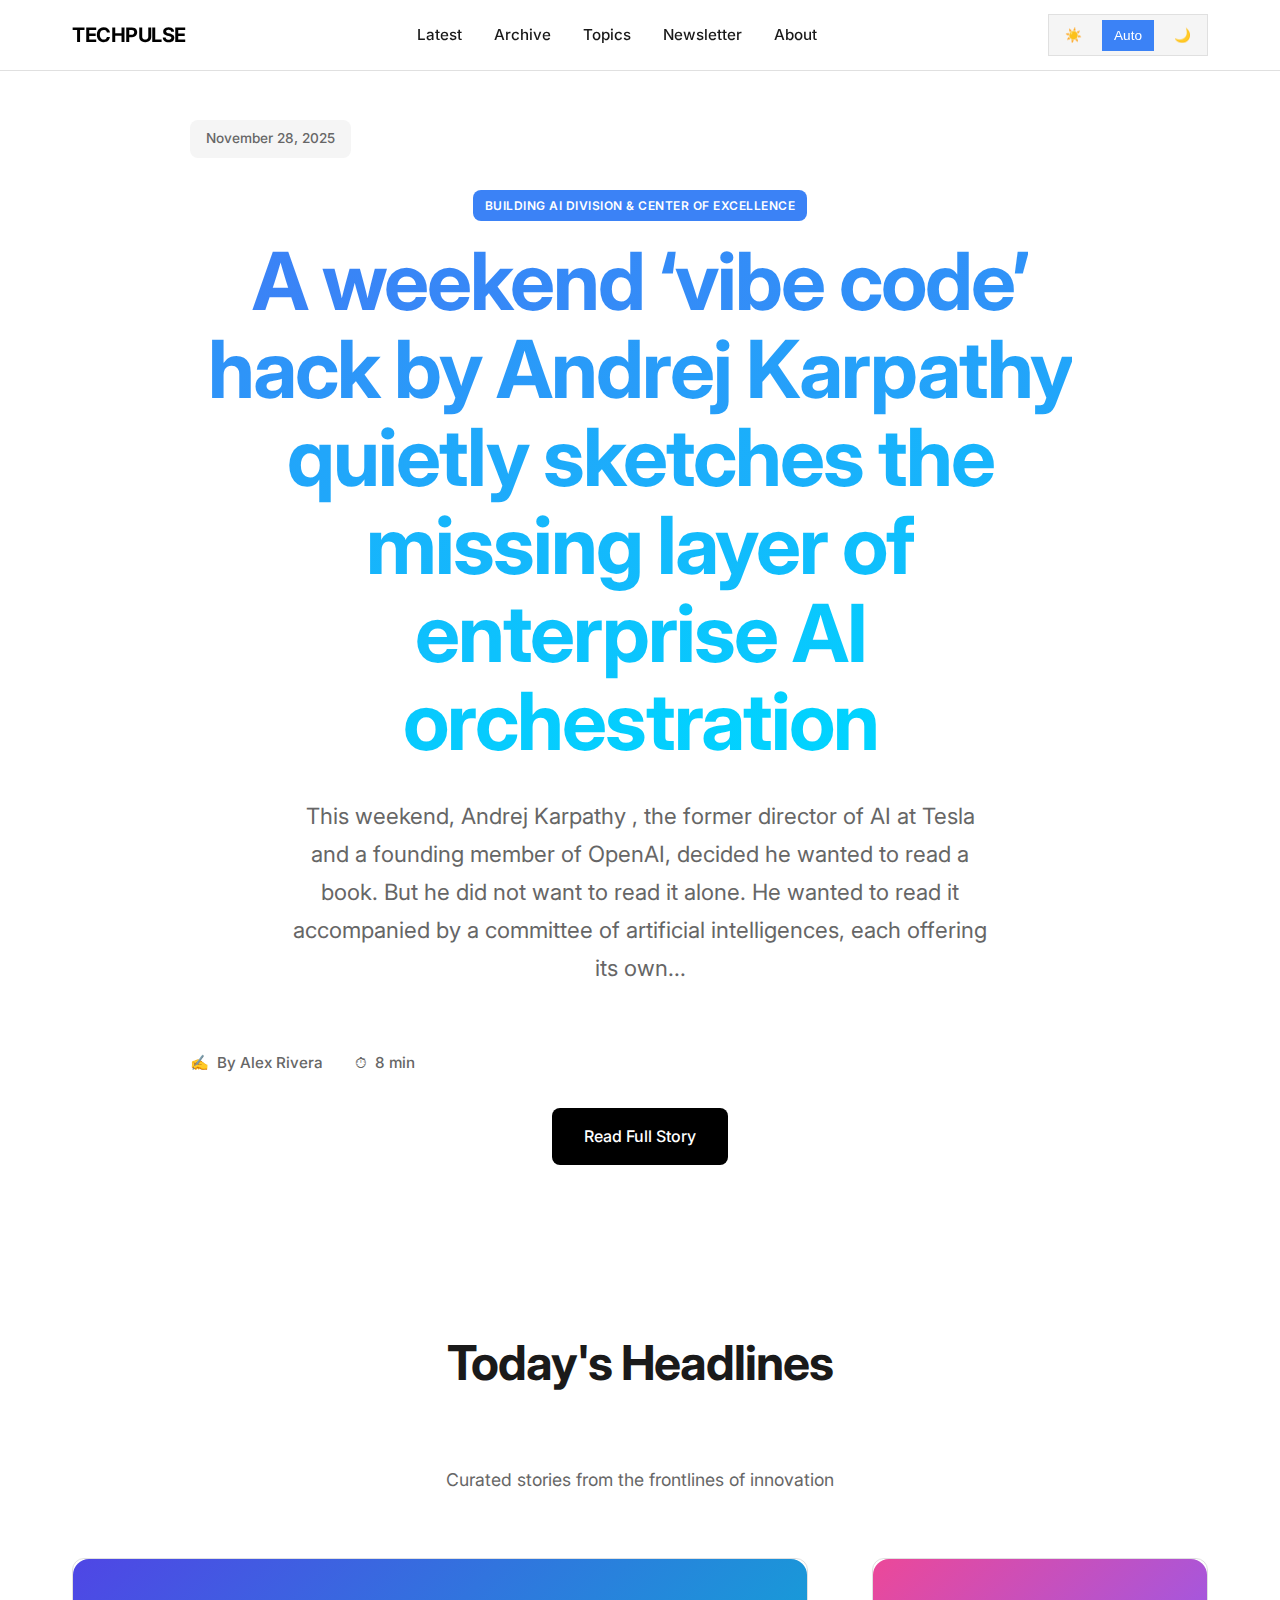
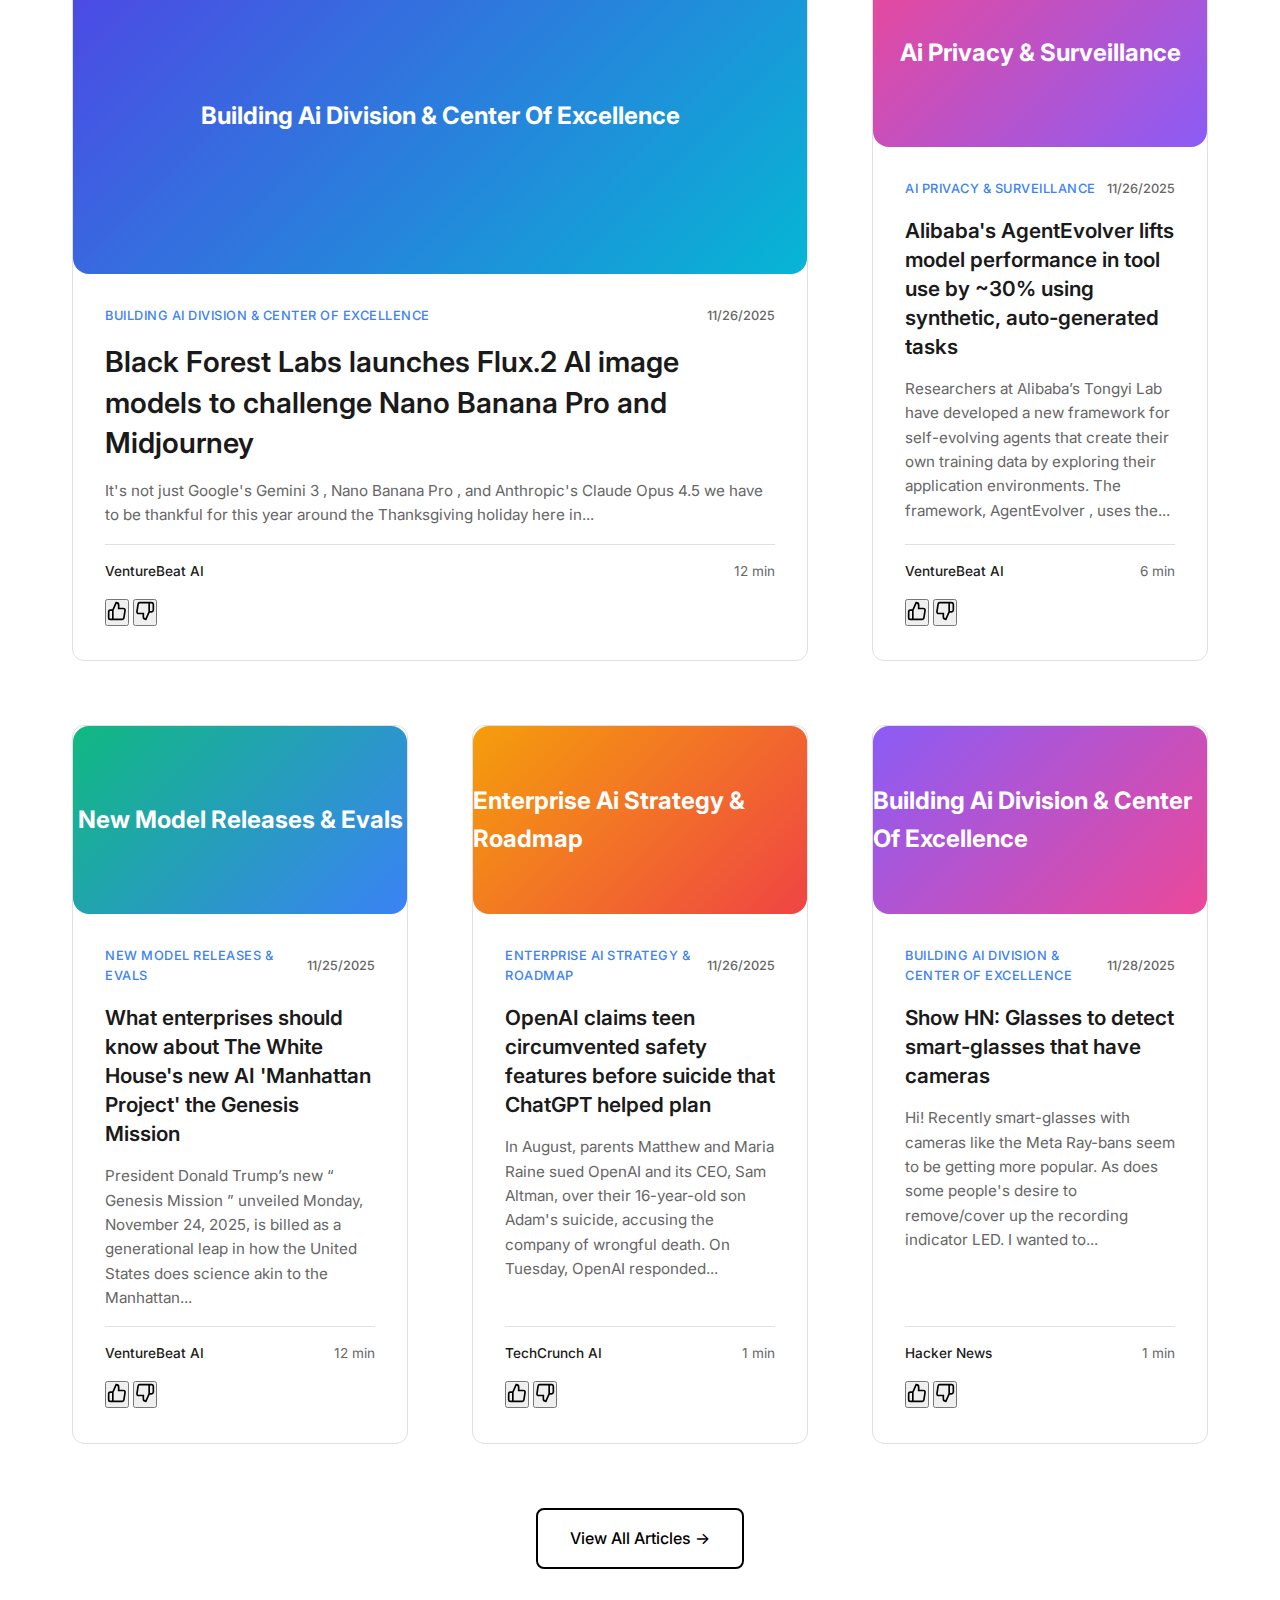
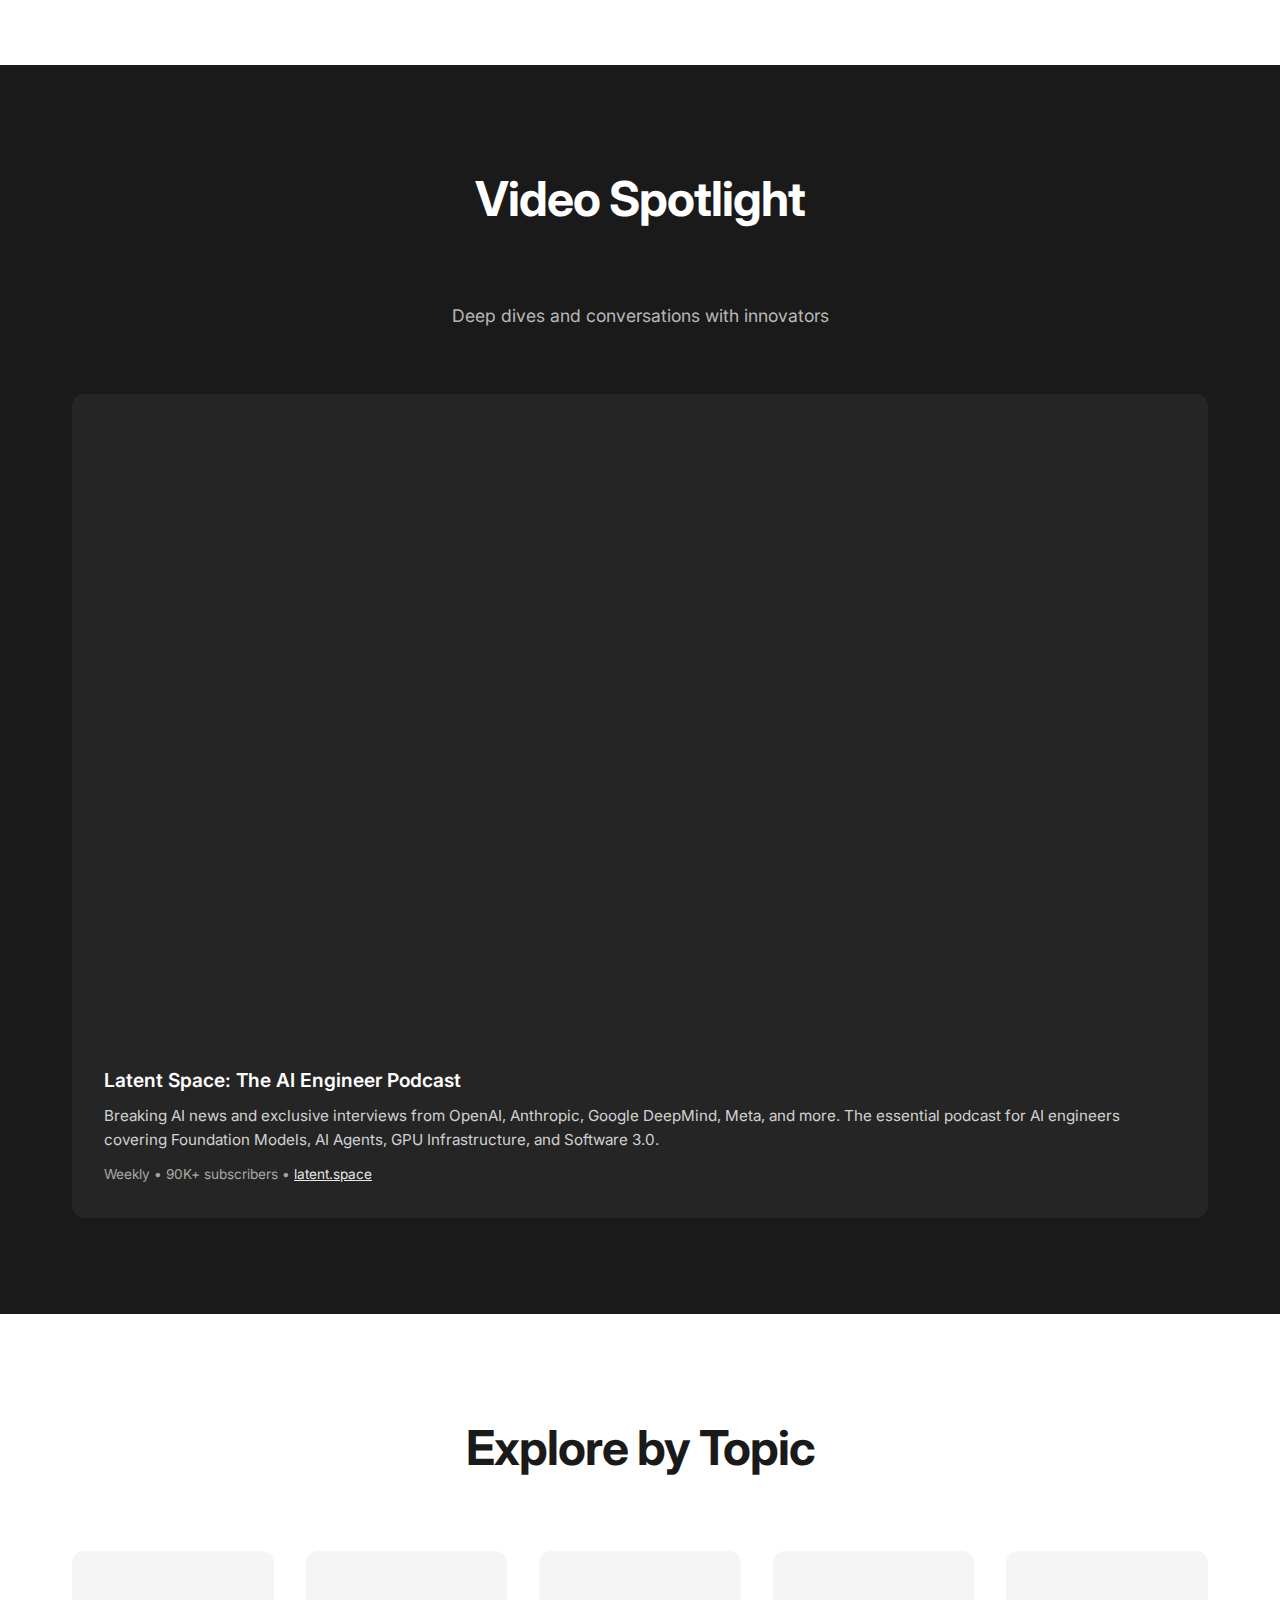
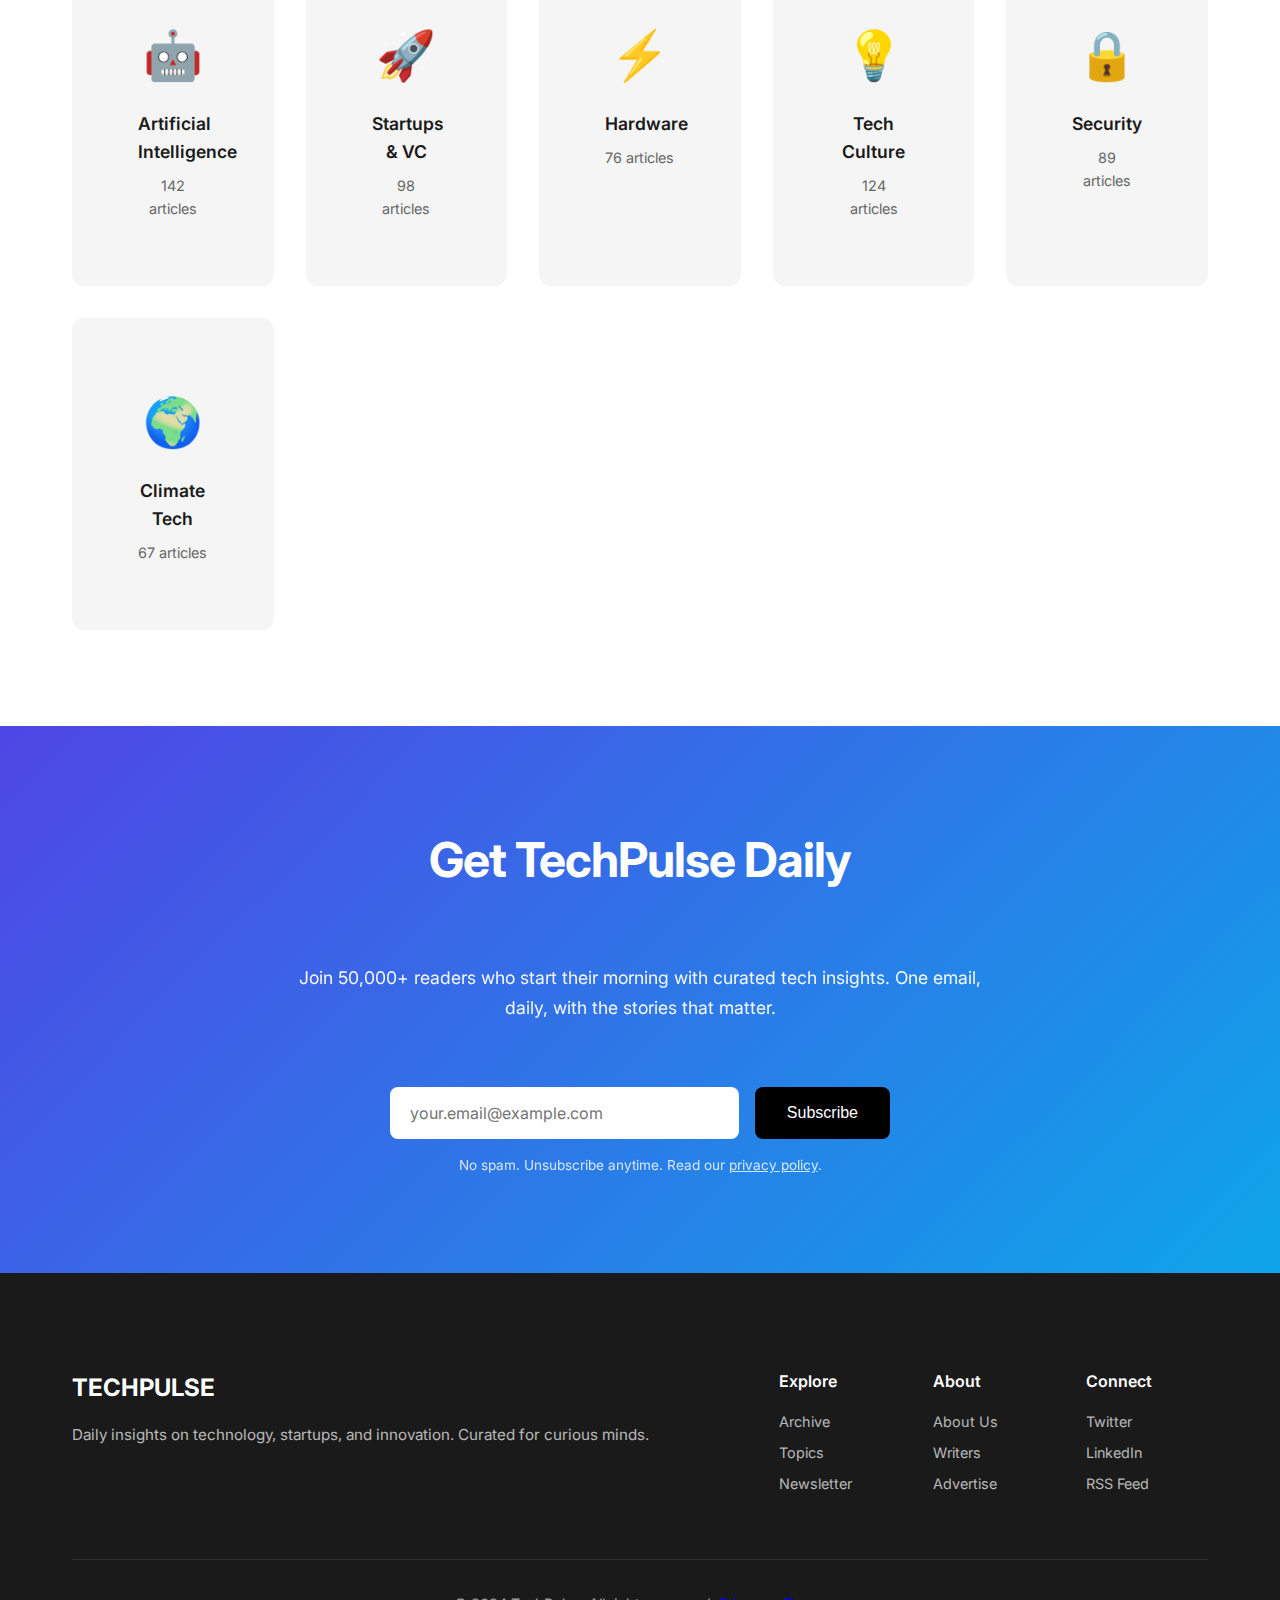
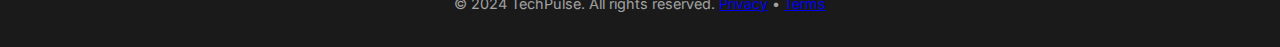
<file: search.html>
<!DOCTYPE html>
<html lang="en">
<head>
    <meta charset="UTF-8">
    <meta name="viewport" content="width=device-width, initial-scale=1.0">
    <title>Search Results - TechPulse</title>
    <link rel="stylesheet" href="styles.css">
    <style>
        .search-page-header {
            padding-top: 120px;
            text-align: center;
            padding-bottom: 2rem;
            border-bottom: 1px solid var(--color-border);
        }
        
        .search-page-header h1 {
            font-size: 2.5rem;
            margin-bottom: 1rem;
        }
        
        .search-query-display {
            font-family: 'Courier New', monospace;
            font-size: 1.1rem;
            color: var(--color-accent);
            background-color: var(--color-surface);
            padding: 0.75rem 1.5rem;
            border-radius: var(--radius-sm);
            display: inline-block;
            margin-top: 1rem;
        }
        
        .search-results-container {
            max-width: 1000px;
            margin: 0 auto;
            padding: 2rem;
        }
        
        .search-results-stats {
            display: flex;
            justify-content: space-between;
            align-items: center;
            margin-bottom: 2rem;
            padding: 1rem;
            background: var(--color-surface);
            border-radius: var(--radius-sm);
        }
        
        .results-count {
            font-size: 1rem;
            color: var(--color-text);
        }
        
        .results-count strong {
            font-size: 1.5rem;
            font-weight: var(--font-weight-bold);
            color: var(--color-accent);
        }
        
        .search-time {
            font-size: 0.875rem;
            color: var(--color-text-light);
        }
        
        .sort-options {
            display: flex;
            gap: 0.5rem;
        }
        
        .sort-btn {
            padding: 0.5rem 1rem;
            font-size: 0.875rem;
            border: 1px solid var(--color-border);
            background: var(--color-background);
            color: var(--color-text);
            border-radius: var(--radius-sm);
            cursor: pointer;
            transition: all 0.2s ease;
        }
        
        .sort-btn:hover,
        .sort-btn.active {
            border-color: var(--color-accent);
            color: var(--color-accent);
            background: var(--color-surface);
        }
        
        .compact-list {
            display: flex;
            flex-direction: column;
            gap: 0.75rem;
        }
        
        .compact-article {
            display: flex;
            gap: 1rem;
            padding: 1rem;
            background: var(--color-background);
            border: 1px solid var(--color-border);
            border-radius: var(--radius-sm);
            transition: all 0.2s ease;
            cursor: pointer;
            text-decoration: none;
            color: inherit;
            position: relative;
        }
        
        .compact-article:hover {
            border-color: var(--color-accent);
            transform: translateX(4px);
            box-shadow: 0 2px 8px rgba(0, 0, 0, 0.1);
        }
        
        .score-badge {
            position: absolute;
            top: 1rem;
            left: 1rem;
            background: var(--color-surface);
            padding: 4px 8px;
            border-radius: 4px;
            font-size: 0.75rem;
            font-weight: var(--font-weight-bold);
            color: var(--color-text-light);
        }
        
        .score-badge.high {
            background: rgba(34, 197, 94, 0.1);
            color: #22c55e;
        }
        
        .score-badge.medium {
            background: rgba(234, 179, 8, 0.1);
            color: #eab308;
        }
        
        .compact-thumbnail {
            width: 120px;
            height: 120px;
            flex-shrink: 0;
            border-radius: var(--radius-sm);
            overflow: hidden;
            background: var(--color-surface);
        }
        
        .compact-thumbnail img {
            width: 100%;
            height: 100%;
            object-fit: cover;
        }
        
        .compact-thumbnail-placeholder {
            width: 100%;
            height: 100%;
            display: flex;
            align-items: center;
            justify-content: center;
            background: linear-gradient(135deg, #667eea 0%, #764ba2 100%);
            color: white;
            font-size: 0.75rem;
            font-weight: var(--font-weight-semibold);
            text-align: center;
            padding: 0.5rem;
        }
        
        .compact-content {
            flex: 1;
            min-width: 0;
        }
        
        .compact-title {
            font-size: 1.1rem;
            font-weight: var(--font-weight-semibold);
            margin-bottom: 0.5rem;
            line-height: 1.4;
            color: var(--color-text);
        }
        
        .compact-meta {
            display: flex;
            flex-wrap: wrap;
            gap: 1rem;
            font-size: 0.875rem;
            color: var(--color-text-light);
            align-items: center;
        }
        
        .compact-category {
            background: var(--color-surface);
            padding: 4px 12px;
            border-radius: 4px;
            font-size: 0.75rem;
            font-weight: var(--font-weight-medium);
        }
        
        .compact-meta span {
            display: flex;
            align-items: center;
            gap: 0.25rem;
        }
        
        .no-results {
            text-align: center;
            padding: 4rem 2rem;
        }
        
        .no-results h2 {
            font-size: 1.5rem;
            margin-bottom: 1rem;
            color: var(--color-text-light);
        }
        
        .no-results p {
            color: var(--color-text-light);
            margin-bottom: 2rem;
        }
        
        .loading-spinner {
            text-align: center;
            padding: 4rem 2rem;
        }
        
        .spinner {
            width: 40px;
            height: 40px;
            border: 3px solid var(--color-surface);
            border-top-color: var(--color-accent);
            border-radius: 50%;
            animation: spin 1s linear infinite;
            margin: 0 auto 1rem;
        }
        
        @keyframes spin {
            to { transform: rotate(360deg); }
        }
        
        /* Mobile Responsive */
        @media (max-width: 768px) {
            .search-page-header h1 {
                font-size: 2rem;
            }
            
            .search-query-display {
                font-size: 0.9rem;
                padding: 0.5rem 1rem;
            }
            
            .search-results-stats {
                flex-direction: column;
                gap: 1rem;
                align-items: flex-start;
            }
            
            .compact-article {
                flex-direction: column;
            }
            
            .compact-thumbnail {
                width: 100%;
                height: 200px;
            }
            
            .score-badge {
                top: 0.5rem;
                left: 0.5rem;
            }
        }
    </style>
</head>
<body>
    <!-- Navigation -->
    <nav class="nav">
        <div class="container">
            <div class="nav-content">
                <a href="index.html" class="logo">TECHPULSE</a>
                
                <!-- Search Bar -->
                <div class="search-container">
                    <div class="search-input-wrapper">
                        <svg class="search-icon" width="18" height="18" viewBox="0 0 24 24" fill="none" stroke="currentColor" stroke-width="2">
                            <circle cx="11" cy="11" r="8"></circle>
                            <path d="m21 21-4.35-4.35"></path>
                        </svg>
                        <input type="text" 
                               id="mainSearchInput" 
                               class="search-input" 
                               placeholder="Search articles..."
                               autocomplete="off">
                        <kbd class="search-kbd">/</kbd>
                    </div>
                </div>
                
                <div class="nav-links">
                    <a href="index.html">Home</a>
                    <a href="archive.html">Archive</a>
                    <a href="#newsletter">Newsletter</a>
                    <a href="about.html">About</a>
                </div>
                <div style="display: flex; align-items: center; gap: var(--spacing-md);">
                    <div class="theme-toggle">
                        <button data-theme-option="light" title="Light mode">☀️</button>
                        <button data-theme-option="auto" title="System" class="active">Auto</button>
                        <button data-theme-option="dark" title="Dark mode">🌙</button>
                    </div>
                </div>
            </div>
        </div>
    </nav>

    <!-- Search Results Header -->
    <div class="search-page-header">
        <h1>Search Results</h1>
        <div class="search-query-display" id="queryDisplay">
            Loading...
        </div>
    </div>

    <!-- Search Results -->
    <div class="search-results-container">
        <!-- Loading State -->
        <div id="loadingState" class="loading-spinner">
            <div class="spinner"></div>
            <p>Searching articles...</p>
        </div>
        
        <!-- Results Stats -->
        <div id="resultsStats" class="search-results-stats" style="display: none;">
            <div class="results-info">
                <div class="results-count">
                    <strong id="resultCount">0</strong> results found
                </div>
                <div class="search-time" id="searchTime"></div>
            </div>
            <div class="sort-options">
                <button class="sort-btn active" data-sort="relevance">Relevance</button>
                <button class="sort-btn" data-sort="date">Date</button>
                <button class="sort-btn" data-sort="score">Score</button>
            </div>
        </div>
        
        <!-- Results List -->
        <div id="resultsList" class="compact-list" style="display: none;">
            <!-- Dynamically populated -->
        </div>
        
        <!-- No Results -->
        <div id="noResults" class="no-results" style="display: none;">
            <h2>No results found</h2>
            <p>Try different keywords or check out our <a href="archive.html">archive</a> for all articles.</p>
        </div>
    </div>

    <!-- Footer -->
    <footer class="footer">
        <div class="container">
            <div class="footer-content">
                <div class="footer-brand">
                    <h3>TECHPULSE</h3>
                    <p>Stay ahead with curated tech insights.</p>
                </div>
            </div>
            <div class="footer-bottom">
                <p>&copy; 2025 TechPulse. <a href="privacy.html">Privacy</a> • <a href="terms.html">Terms</a></p>
            </div>
        </div>
    </footer>

    <script src="script.js"></script>
    <script src="js/search-engine.js"></script>
    <script src="js/search-ui.js"></script>
</body>
</html>
</file>
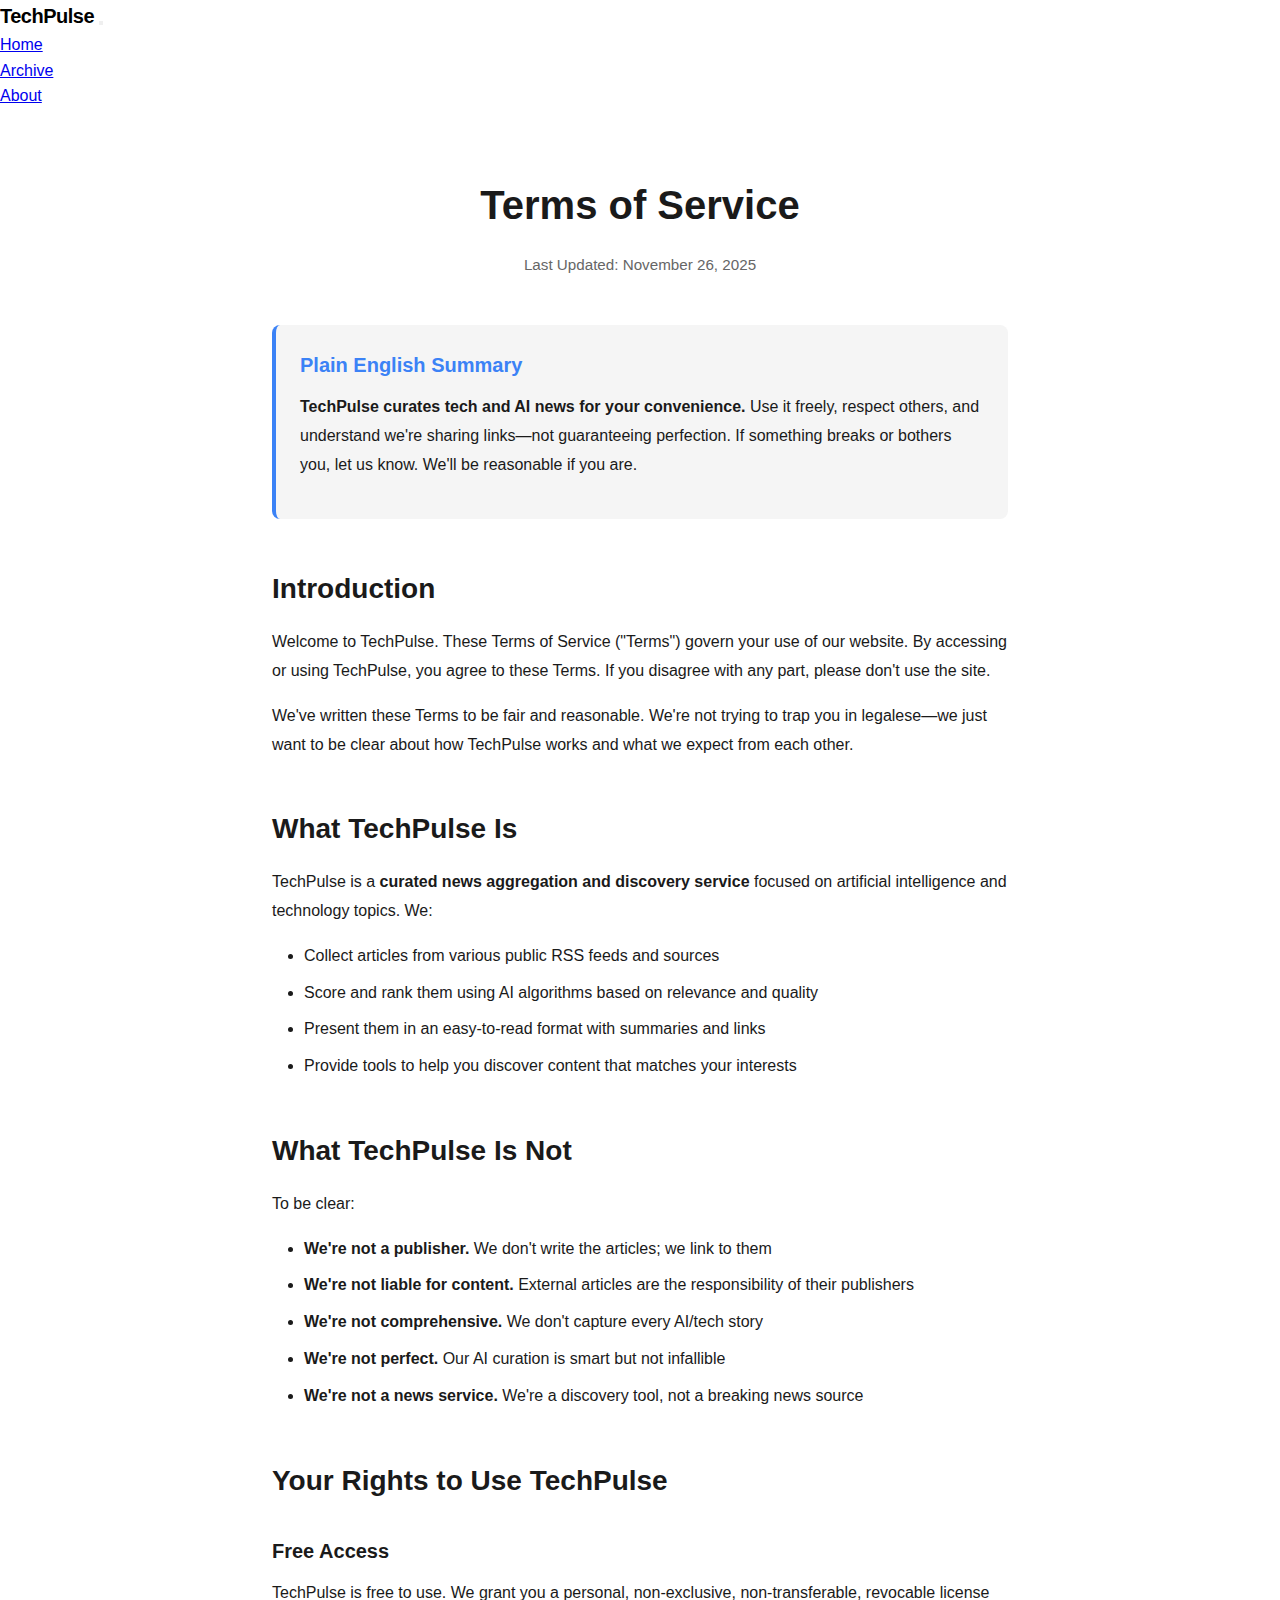
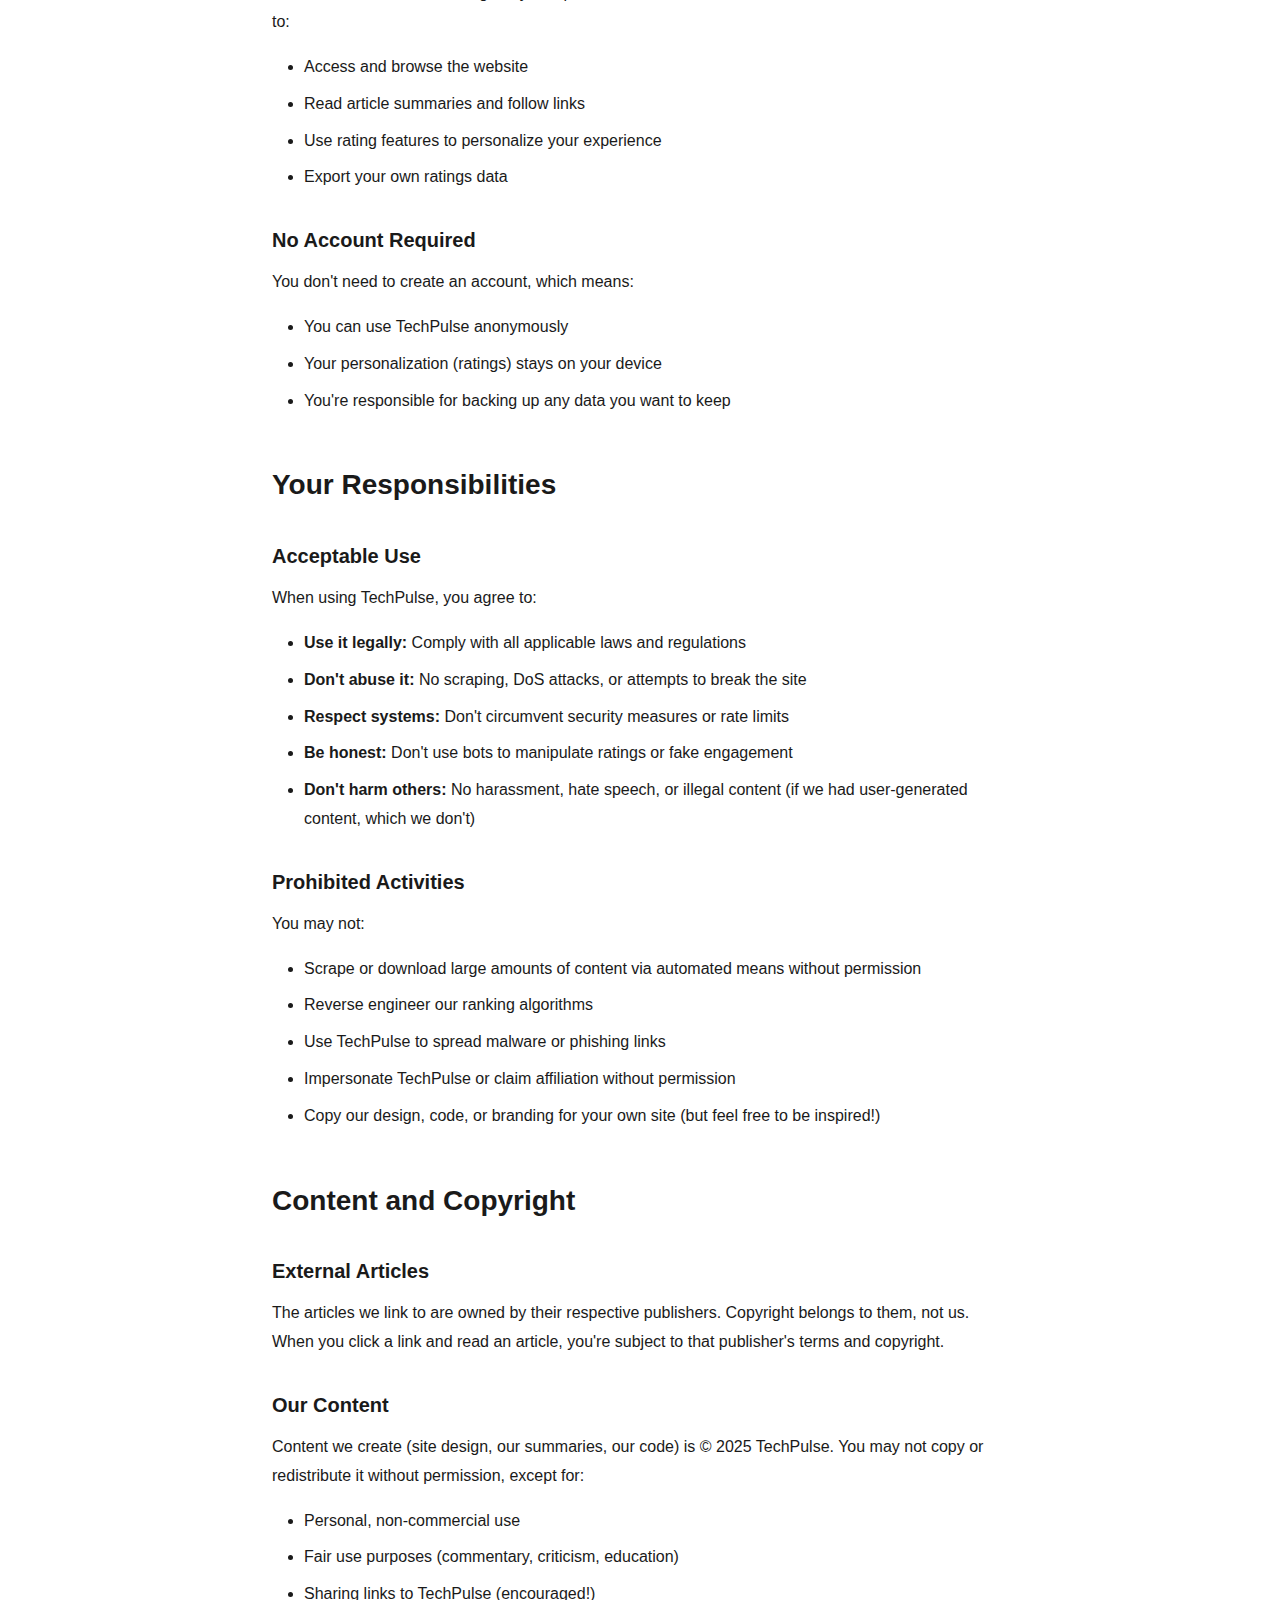
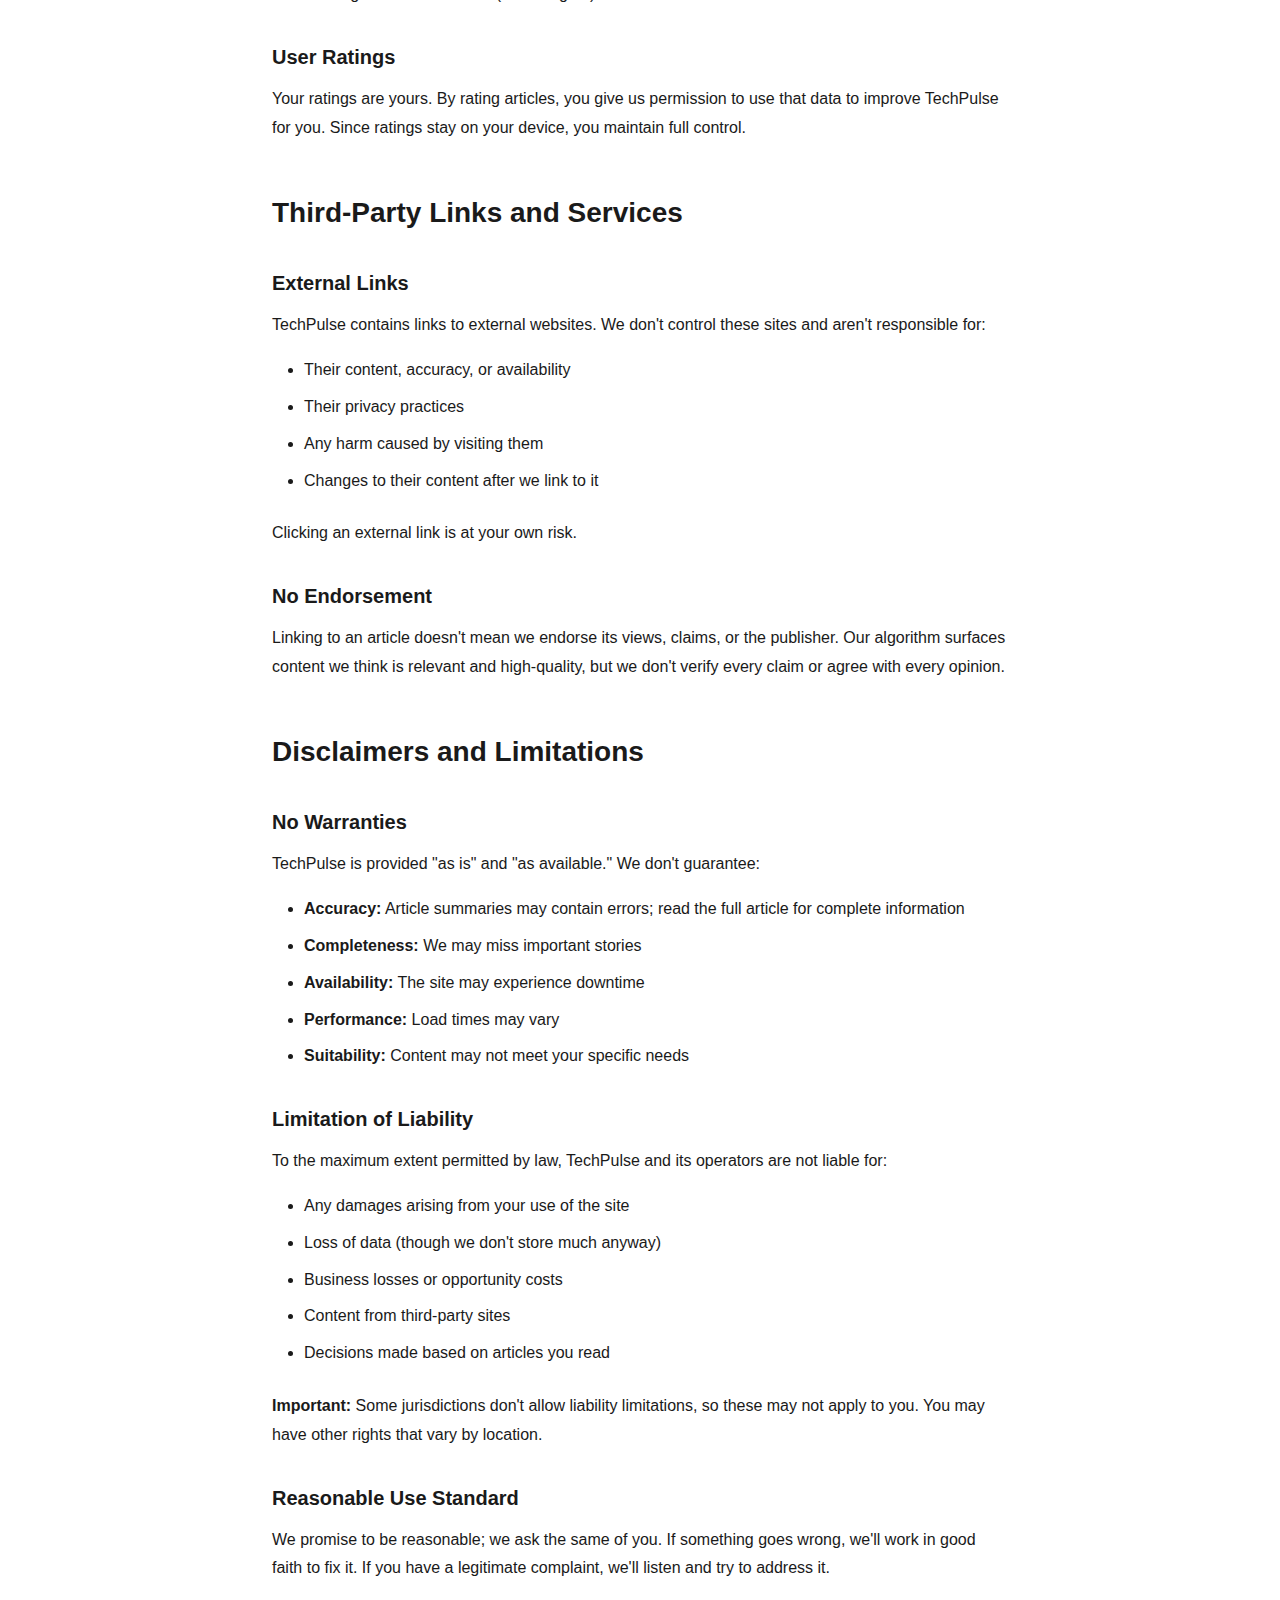
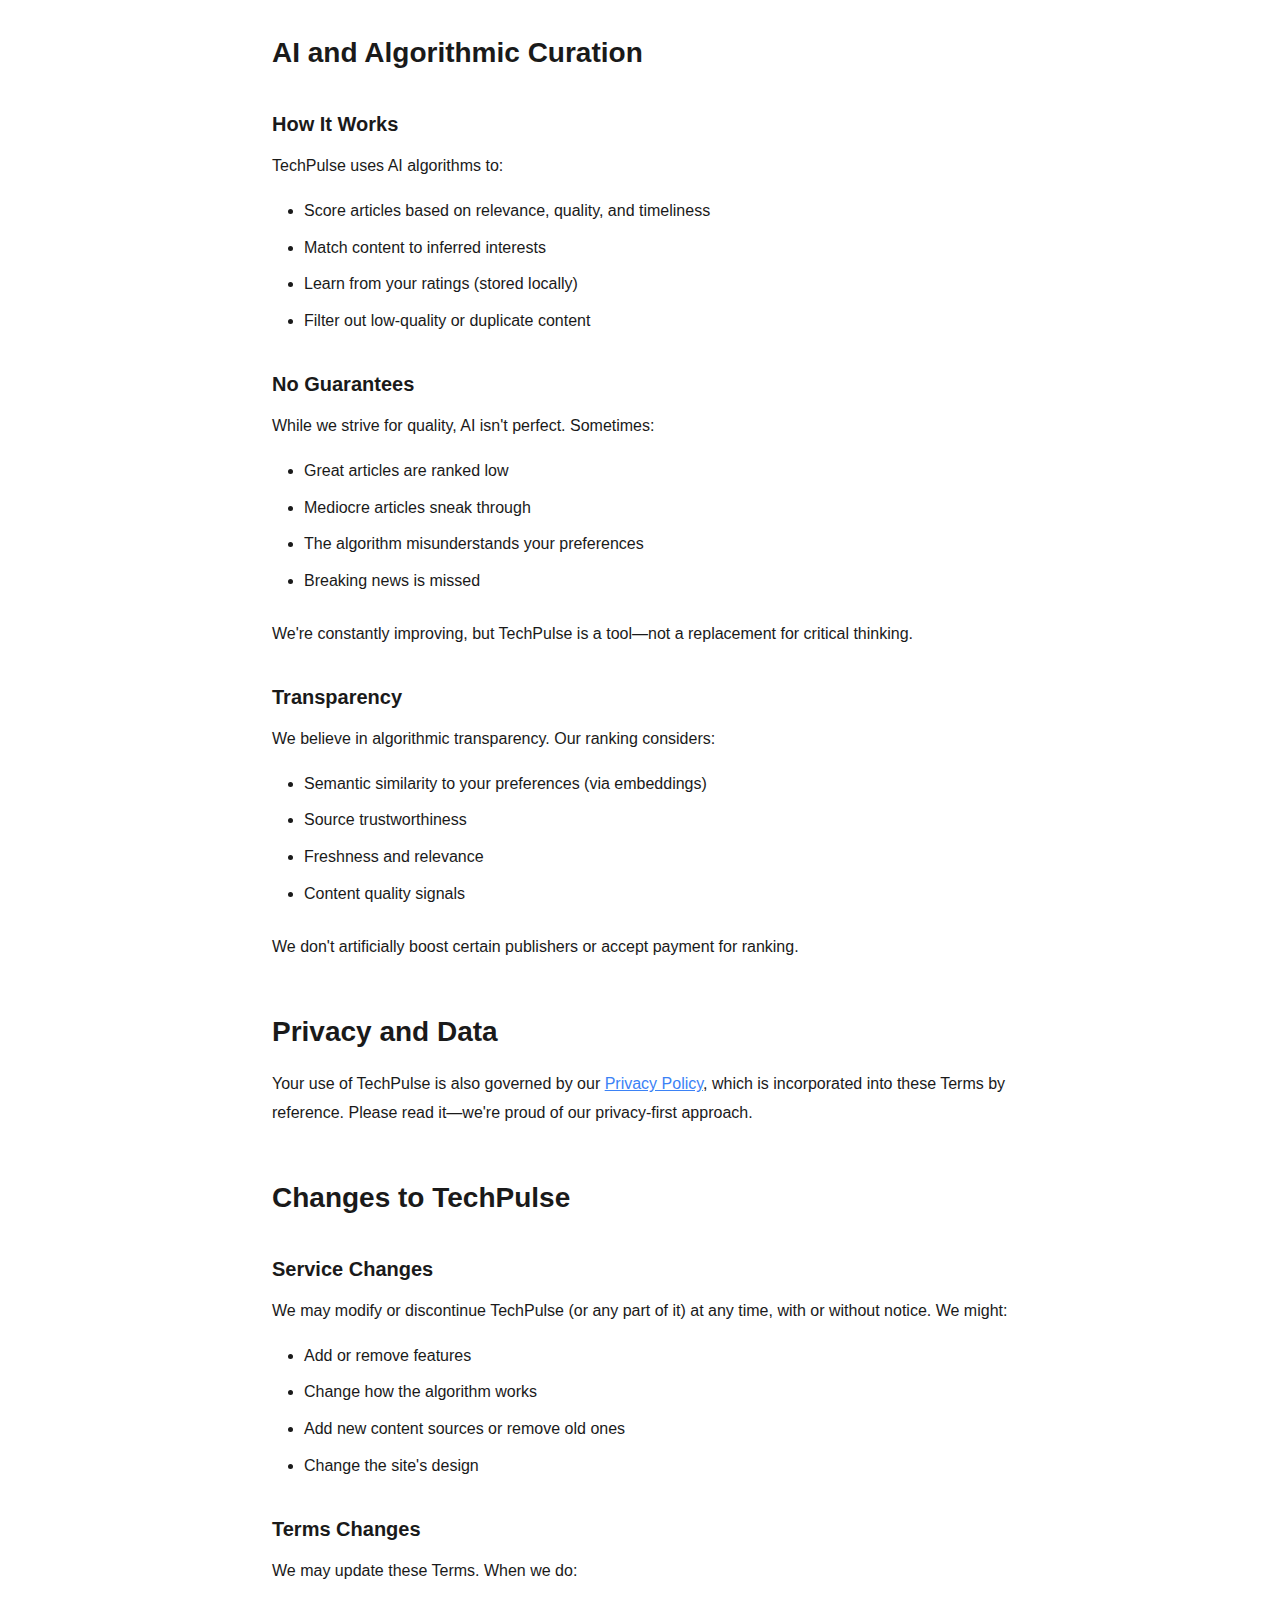
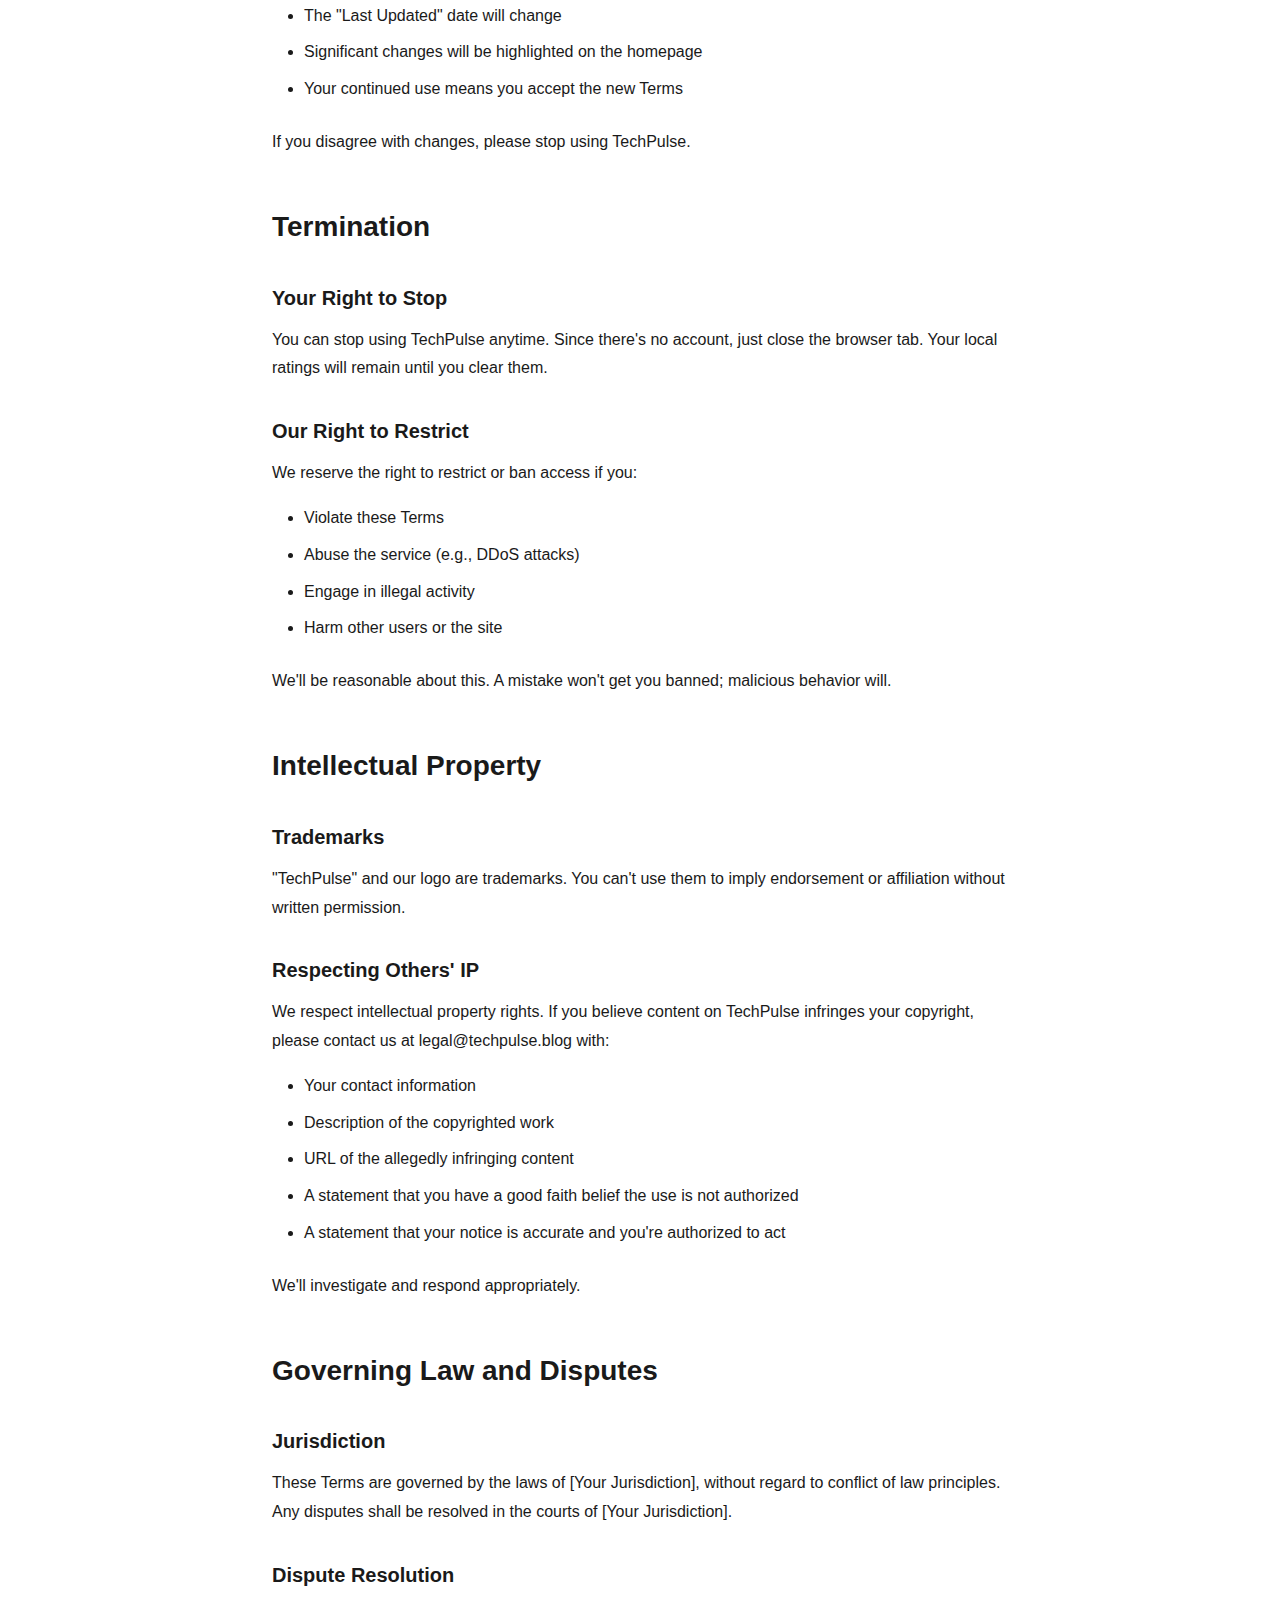
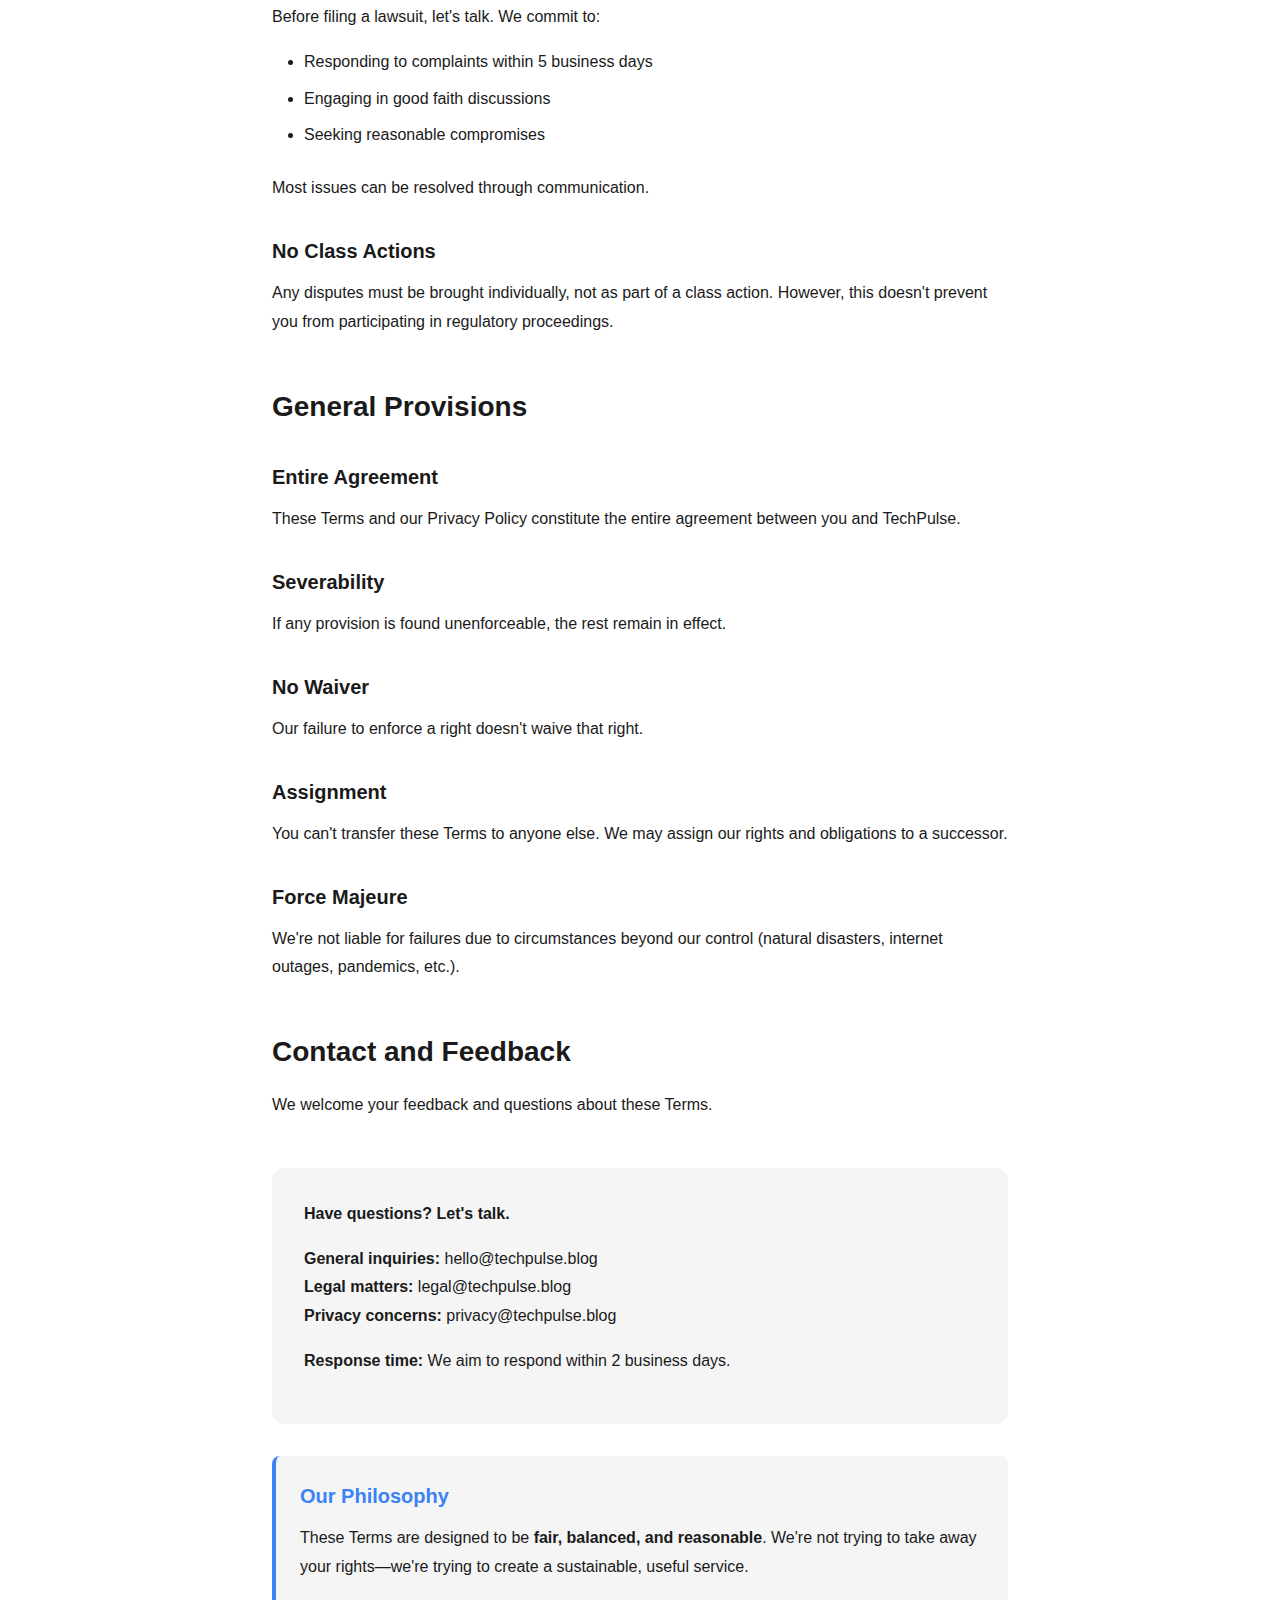
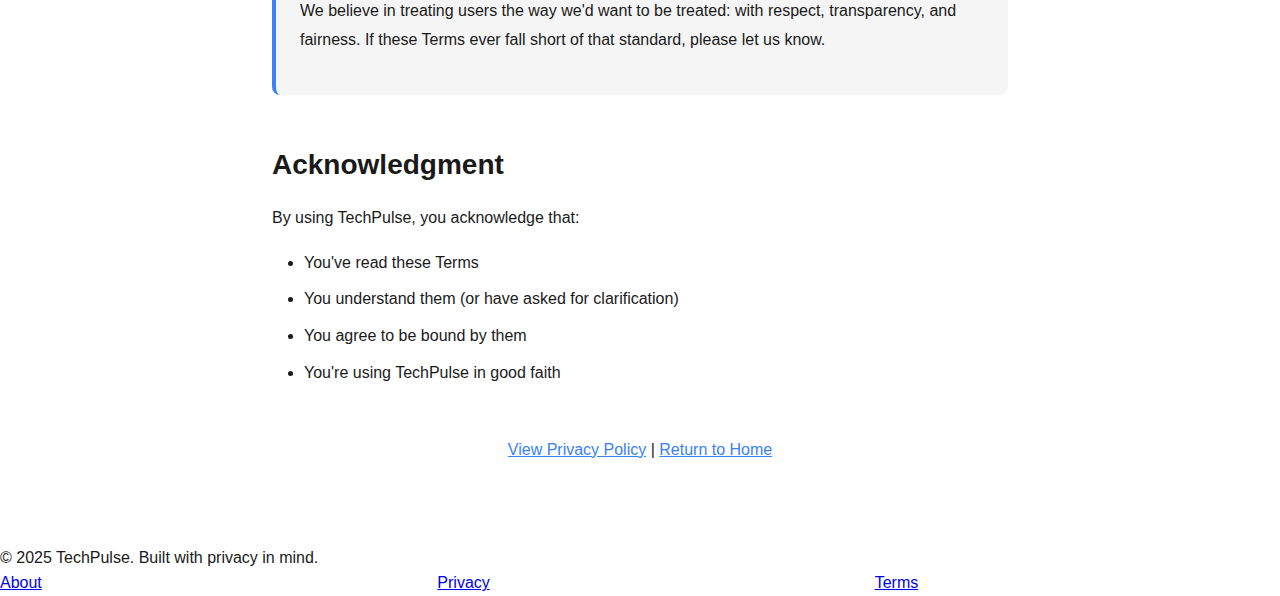
<file: terms.html>
<!DOCTYPE html>
<html lang="en">
<head>
    <meta charset="UTF-8">
    <meta name="viewport" content="width=device-width, initial-scale=1.0">
    <title>Terms of Service - TechPulse</title>
    <link rel="stylesheet" href="styles.css">
    <style>
        .legal-container {
            max-width: 800px;
            margin: 0 auto;
            padding: 4rem 2rem;
        }
        
        .legal-header {
            text-align: center;
            margin-bottom: 3rem;
        }
        
        .legal-header h1 {
            font-size: 2.5rem;
            margin-bottom: 1rem;
        }
        
        .last-updated {
            color: var(--color-text-light);
            font-size: 0.95rem;
        }
        
        .legal-content h2 {
            margin-top: 3rem;
            margin-bottom: 1rem;
            font-size: 1.75rem;
        }
        
        .legal-content h3 {
            margin-top: 2rem;
            margin-bottom: 0.75rem;
            font-size: 1.25rem;
        }
        
        .legal-content p {
            margin-bottom: 1rem;
            line-height: 1.8;
        }
        
        .legal-content ul, .legal-content ol {
            margin-bottom: 1.5rem;
            padding-left: 2rem;
        }
        
        .legal-content li {
            margin-bottom: 0.5rem;
            line-height: 1.8;
        }
        
        .highlight-box {
            background: var(--color-surface);
            border-left: 4px solid var(--color-accent);
            padding: 1.5rem;
            margin: 2rem 0;
            border-radius: var(--radius-sm);
        }
        
        .highlight-box h3 {
            margin-top: 0;
            color: var(--color-accent);
        }
        
        .contact-info {
            background: var(--color-surface);
            padding: 2rem;
            border-radius: var(--radius-md);
            margin-top: 3rem;
        }
    </style>
</head>
<body>
    <!-- Navigation -->
    <nav class="navbar">
        <div class="nav-container">
            <a href="index.html" class="logo">TechPulse</a>
            <button class="mobile-menu-toggle" aria-label="Toggle menu">
                <span></span>
                <span></span>
                <span></span>
            </button>
            <ul class="nav-menu">
                <li><a href="index.html">Home</a></li>
                <li><a href="archive.html">Archive</a></li>
                <li><a href="about.html">About</a></li>
            </ul>
        </div>
    </nav>

    <!-- Legal Content -->
    <main class="legal-container">
        <header class="legal-header">
            <h1>Terms of Service</h1>
            <p class="last-updated">Last Updated: November 26, 2025</p>
        </header>

        <div class="legal-content">
            <div class="highlight-box">
                <h3>Plain English Summary</h3>
                <p><strong>TechPulse curates tech and AI news for your convenience.</strong> Use it freely, respect others, and understand we're sharing links—not guaranteeing perfection. If something breaks or bothers you, let us know. We'll be reasonable if you are.</p>
            </div>

            <h2>Introduction</h2>
            <p>Welcome to TechPulse. These Terms of Service ("Terms") govern your use of our website. By accessing or using TechPulse, you agree to these Terms. If you disagree with any part, please don't use the site.</p>
            
            <p>We've written these Terms to be fair and reasonable. We're not trying to trap you in legalese—we just want to be clear about how TechPulse works and what we expect from each other.</p>

            <h2>What TechPulse Is</h2>
            <p>TechPulse is a <strong>curated news aggregation and discovery service</strong> focused on artificial intelligence and technology topics. We:</p>
            <ul>
                <li>Collect articles from various public RSS feeds and sources</li>
                <li>Score and rank them using AI algorithms based on relevance and quality</li>
                <li>Present them in an easy-to-read format with summaries and links</li>
                <li>Provide tools to help you discover content that matches your interests</li>
            </ul>

            <h2>What TechPulse Is Not</h2>
            <p>To be clear:</p>
            <ul>
                <li><strong>We're not a publisher.</strong> We don't write the articles; we link to them</li>
                <li><strong>We're not liable for content.</strong> External articles are the responsibility of their publishers</li>
                <li><strong>We're not comprehensive.</strong> We don't capture every AI/tech story</li>
                <li><strong>We're not perfect.</strong> Our AI curation is smart but not infallible</li>
                <li><strong>We're not a news service.</strong> We're a discovery tool, not a breaking news source</li>
            </ul>

            <h2>Your Rights to Use TechPulse</h2>

            <h3>Free Access</h3>
            <p>TechPulse is free to use. We grant you a personal, non-exclusive, non-transferable, revocable license to:</p>
            <ul>
                <li>Access and browse the website</li>
                <li>Read article summaries and follow links</li>
                <li>Use rating features to personalize your experience</li>
                <li>Export your own ratings data</li>
            </ul>

            <h3>No Account Required</h3>
            <p>You don't need to create an account, which means:</p>
            <ul>
                <li>You can use TechPulse anonymously</li>
                <li>Your personalization (ratings) stays on your device</li>
                <li>You're responsible for backing up any data you want to keep</li>
            </ul>

            <h2>Your Responsibilities</h2>

            <h3>Acceptable Use</h3>
            <p>When using TechPulse, you agree to:</p>
            <ul>
                <li><strong>Use it legally:</strong> Comply with all applicable laws and regulations</li>
                <li><strong>Don't abuse it:</strong> No scraping, DoS attacks, or attempts to break the site</li>
                <li><strong>Respect systems:</strong> Don't circumvent security measures or rate limits</li>
                <li><strong>Be honest:</strong> Don't use bots to manipulate ratings or fake engagement</li>
                <li><strong>Don't harm others:</strong> No harassment, hate speech, or illegal content (if we had user-generated content, which we don't)</li>
            </ul>

            <h3>Prohibited Activities</h3>
            <p>You may not:</p>
            <ul>
                <li>Scrape or download large amounts of content via automated means without permission</li>
                <li>Reverse engineer our ranking algorithms</li>
                <li>Use TechPulse to spread malware or phishing links</li>
                <li>Impersonate TechPulse or claim affiliation without permission</li>
                <li>Copy our design, code, or branding for your own site (but feel free to be inspired!)</li>
            </ul>

            <h2>Content and Copyright</h2>

            <h3>External Articles</h3>
            <p>The articles we link to are owned by their respective publishers. Copyright belongs to them, not us. When you click a link and read an article, you're subject to that publisher's terms and copyright.</p>

            <h3>Our Content</h3>
            <p>Content we create (site design, our summaries, our code) is © 2025 TechPulse. You may not copy or redistribute it without permission, except for:</p>
            <ul>
                <li>Personal, non-commercial use</li>
                <li>Fair use purposes (commentary, criticism, education)</li>
                <li>Sharing links to TechPulse (encouraged!)</li>
            </ul>

            <h3>User Ratings</h3>
            <p>Your ratings are yours. By rating articles, you give us permission to use that data to improve TechPulse for you. Since ratings stay on your device, you maintain full control.</p>

            <h2>Third-Party Links and Services</h2>

            <h3>External Links</h3>
            <p>TechPulse contains links to external websites. We don't control these sites and aren't responsible for:</p>
            <ul>
                <li>Their content, accuracy, or availability</li>
                <li>Their privacy practices</li>
                <li>Any harm caused by visiting them</li>
                <li>Changes to their content after we link to it</li>
            </ul>
            <p>Clicking an external link is at your own risk.</p>

            <h3>No Endorsement</h3>
            <p>Linking to an article doesn't mean we endorse its views, claims, or the publisher. Our algorithm surfaces content we think is relevant and high-quality, but we don't verify every claim or agree with every opinion.</p>

            <h2>Disclaimers and Limitations</h2>

            <h3>No Warranties</h3>
            <p>TechPulse is provided "as is" and "as available." We don't guarantee:</p>
            <ul>
                <li><strong>Accuracy:</strong> Article summaries may contain errors; read the full article for complete information</li>
                <li><strong>Completeness:</strong> We may miss important stories</li>
                <li><strong>Availability:</strong> The site may experience downtime</li>
                <li><strong>Performance:</strong> Load times may vary</li>
                <li><strong>Suitability:</strong> Content may not meet your specific needs</li>
            </ul>

            <h3>Limitation of Liability</h3>
            <p>To the maximum extent permitted by law, TechPulse and its operators are not liable for:</p>
            <ul>
                <li>Any damages arising from your use of the site</li>
                <li>Loss of data (though we don't store much anyway)</li>
                <li>Business losses or opportunity costs</li>
                <li>Content from third-party sites</li>
                <li>Decisions made based on articles you read</li>
            </ul>
            <p><strong>Important:</strong> Some jurisdictions don't allow liability limitations, so these may not apply to you. You may have other rights that vary by location.</p>

            <h3>Reasonable Use Standard</h3>
            <p>We promise to be reasonable; we ask the same of you. If something goes wrong, we'll work in good faith to fix it. If you have a legitimate complaint, we'll listen and try to address it.</p>

            <h2>AI and Algorithmic Curation</h2>

            <h3>How It Works</h3>
            <p>TechPulse uses AI algorithms to:</p>
            <ul>
                <li>Score articles based on relevance, quality, and timeliness</li>
                <li>Match content to inferred interests</li>
                <li>Learn from your ratings (stored locally)</li>
                <li>Filter out low-quality or duplicate content</li>
            </ul>

            <h3>No Guarantees</h3>
            <p>While we strive for quality, AI isn't perfect. Sometimes:</p>
            <ul>
                <li>Great articles are ranked low</li>
                <li>Mediocre articles sneak through</li>
                <li>The algorithm misunderstands your preferences</li>
                <li>Breaking news is missed</li>
            </ul>
            <p>We're constantly improving, but TechPulse is a tool—not a replacement for critical thinking.</p>

            <h3>Transparency</h3>
            <p>We believe in algorithmic transparency. Our ranking considers:</p>
            <ul>
                <li>Semantic similarity to your preferences (via embeddings)</li>
                <li>Source trustworthiness</li>
                <li>Freshness and relevance</li>
                <li>Content quality signals</li>
            </ul>
            <p>We don't artificially boost certain publishers or accept payment for ranking.</p>

            <h2>Privacy and Data</h2>
            <p>Your use of TechPulse is also governed by our <a href="privacy.html" style="color: var(--color-accent);">Privacy Policy</a>, which is incorporated into these Terms by reference. Please read it—we're proud of our privacy-first approach.</p>

            <h2>Changes to TechPulse</h2>

            <h3>Service Changes</h3>
            <p>We may modify or discontinue TechPulse (or any part of it) at any time, with or without notice. We might:</p>
            <ul>
                <li>Add or remove features</li>
                <li>Change how the algorithm works</li>
                <li>Add new content sources or remove old ones</li>
                <li>Change the site's design</li>
            </ul>

            <h3>Terms Changes</h3>
            <p>We may update these Terms. When we do:</p>
            <ul>
                <li>The "Last Updated" date will change</li>
                <li>Significant changes will be highlighted on the homepage</li>
                <li>Your continued use means you accept the new Terms</li>
            </ul>
            <p>If you disagree with changes, please stop using TechPulse.</p>

            <h2>Termination</h2>

            <h3>Your Right to Stop</h3>
            <p>You can stop using TechPulse anytime. Since there's no account, just close the browser tab. Your local ratings will remain until you clear them.</p>

            <h3>Our Right to Restrict</h3>
            <p>We reserve the right to restrict or ban access if you:</p>
            <ul>
                <li>Violate these Terms</li>
                <li>Abuse the service (e.g., DDoS attacks)</li>
                <li>Engage in illegal activity</li>
                <li>Harm other users or the site</li>
            </ul>
            <p>We'll be reasonable about this. A mistake won't get you banned; malicious behavior will.</p>

            <h2>Intellectual Property</h2>

            <h3>Trademarks</h3>
            <p>"TechPulse" and our logo are trademarks. You can't use them to imply endorsement or affiliation without written permission.</p>

            <h3>Respecting Others' IP</h3>
            <p>We respect intellectual property rights. If you believe content on TechPulse infringes your copyright, please contact us at legal@techpulse.blog with:</p>
            <ul>
                <li>Your contact information</li>
                <li>Description of the copyrighted work</li>
                <li>URL of the allegedly infringing content</li>
                <li>A statement that you have a good faith belief the use is not authorized</li>
                <li>A statement that your notice is accurate and you're authorized to act</li>
            </ul>
            <p>We'll investigate and respond appropriately.</p>

            <h2>Governing Law and Disputes</h2>

            <h3>Jurisdiction</h3>
            <p>These Terms are governed by the laws of [Your Jurisdiction], without regard to conflict of law principles. Any disputes shall be resolved in the courts of [Your Jurisdiction].</p>

            <h3>Dispute Resolution</h3>
            <p>Before filing a lawsuit, let's talk. We commit to:</p>
            <ul>
                <li>Responding to complaints within 5 business days</li>
                <li>Engaging in good faith discussions</li>
                <li>Seeking reasonable compromises</li>
            </ul>
            <p>Most issues can be resolved through communication.</p>

            <h3>No Class Actions</h3>
            <p>Any disputes must be brought individually, not as part of a class action. However, this doesn't prevent you from participating in regulatory proceedings.</p>

            <h2>General Provisions</h2>

            <h3>Entire Agreement</h3>
            <p>These Terms and our Privacy Policy constitute the entire agreement between you and TechPulse.</p>

            <h3>Severability</h3>
            <p>If any provision is found unenforceable, the rest remain in effect.</p>

            <h3>No Waiver</h3>
            <p>Our failure to enforce a right doesn't waive that right.</p>

            <h3>Assignment</h3>
            <p>You can't transfer these Terms to anyone else. We may assign our rights and obligations to a successor.</p>

            <h3>Force Majeure</h3>
            <p>We're not liable for failures due to circumstances beyond our control (natural disasters, internet outages, pandemics, etc.).</p>

            <h2>Contact and Feedback</h2>
            <p>We welcome your feedback and questions about these Terms.</p>

            <div class="contact-info">
                <p><strong>Have questions? Let's talk.</strong></p>
                <p><strong>General inquiries:</strong> hello@techpulse.blog<br>
                <strong>Legal matters:</strong> legal@techpulse.blog<br>
                <strong>Privacy concerns:</strong> privacy@techpulse.blog</p>
                <p><strong>Response time:</strong> We aim to respond within 2 business days.</p>
            </div>

            <div class="highlight-box">
                <h3>Our Philosophy</h3>
                <p>These Terms are designed to be <strong>fair, balanced, and reasonable</strong>. We're not trying to take away your rights—we're trying to create a sustainable, useful service.</p>
                <p>We believe in treating users the way we'd want to be treated: with respect, transparency, and fairness. If these Terms ever fall short of that standard, please let us know.</p>
            </div>

            <h2>Acknowledgment</h2>
            <p>By using TechPulse, you acknowledge that:</p>
            <ul>
                <li>You've read these Terms</li>
                <li>You understand them (or have asked for clarification)</li>
                <li>You agree to be bound by them</li>
                <li>You're using TechPulse in good faith</li>
            </ul>

            <p style="margin-top: 3rem; text-align: center;">
                <a href="privacy.html" style="color: var(--color-accent);">View Privacy Policy</a> | 
                <a href="index.html" style="color: var(--color-accent);">Return to Home</a>
            </p>
        </div>
    </main>

    <!-- Footer -->
    <footer class="site-footer">
        <div class="footer-container">
            <p>&copy; 2025 TechPulse. Built with privacy in mind.</p>
            <div class="footer-links">
                <a href="about.html">About</a>
                <a href="privacy.html">Privacy</a>
                <a href="terms.html">Terms</a>
            </div>
        </div>
    </footer>

    <script src="script.js"></script>
</body>
</html>
</file>
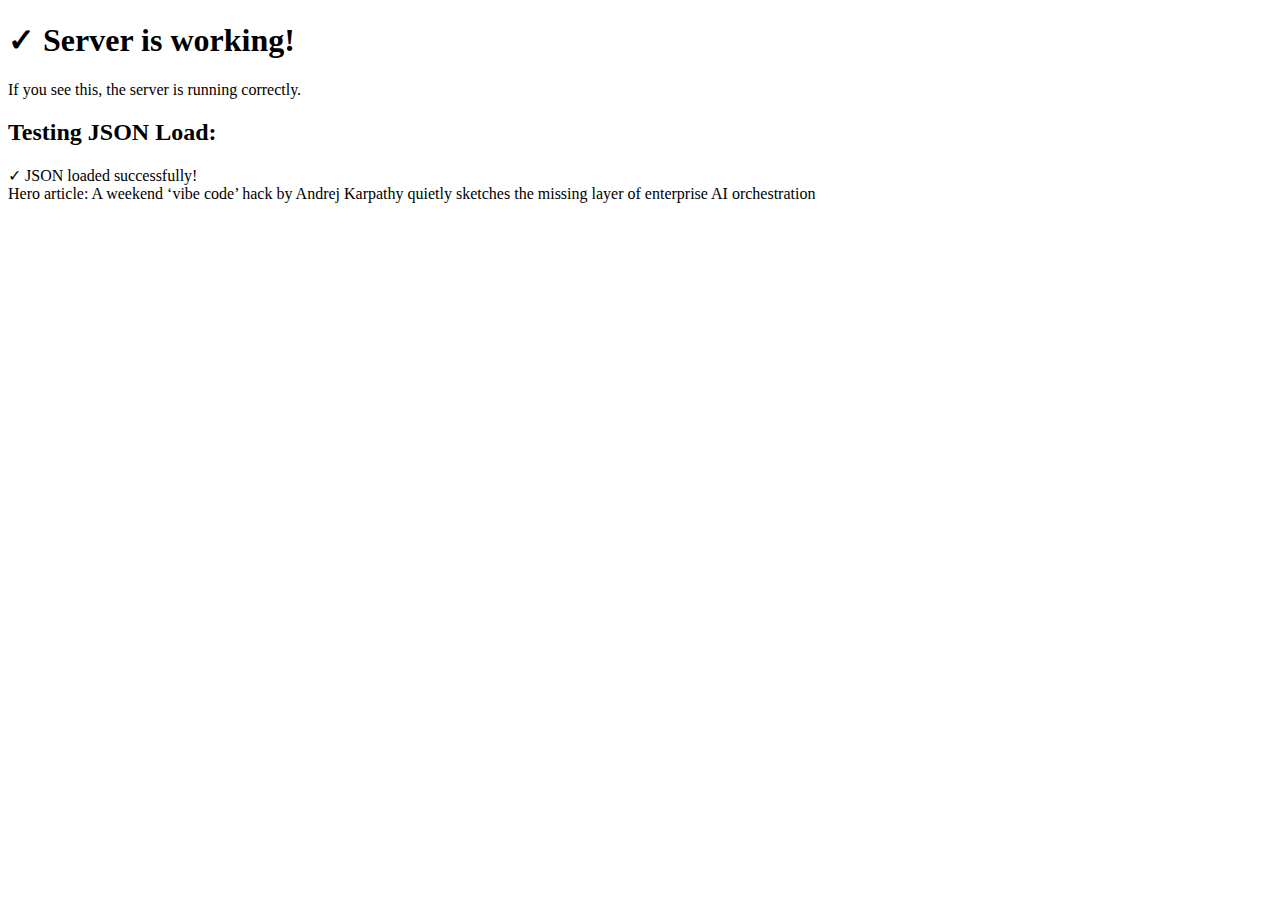
<file: test.html>
<!DOCTYPE html>
<html>
<head>
    <title>Server Test</title>
</head>
<body>
    <h1>✓ Server is working!</h1>
    <p>If you see this, the server is running correctly.</p>
    
    <h2>Testing JSON Load:</h2>
    <div id="result">Loading...</div>
    
    <script>
        fetch('content/latest.json')
            .then(response => {
                console.log('Response status:', response.status);
                return response.json();
            })
            .then(data => {
                console.log('JSON loaded:', data);
                document.getElementById('result').innerHTML = 
                    '✓ JSON loaded successfully!<br>' +
                    'Hero article: ' + data.hero.title;
            })
            .catch(error => {
                console.error('Error:', error);
                document.getElementById('result').innerHTML = '✗ Error: ' + error;
            });
    </script>
</body>
</html>
</file>
<file: styles.css>
/* ===== CSS Reset & Base Styles ===== */
* {
    margin: 0;
    padding: 0;
    box-sizing: border-box;
}

:root {
    /* Color Palette - Modern & Clean (Light Mode) */
    --color-primary: #000000;
    --color-secondary: #1a1a1a;
    --color-accent: #3B82F6;
    --color-text: #1a1a1a;
    --color-text-light: #666666;
    --color-background: #ffffff;
    --color-surface: #f5f5f5;
    --color-border: #e0e0e0;
}

/* Dark Mode Colors */
[data-theme="dark"] {
    --color-primary: #ffffff;
    --color-secondary: #e5e5e5;
    --color-accent: #60A5FA;
    --color-text: #e5e5e5;
    --color-text-light: #a0a0a0;
    --color-background: #0a0a0a;
    --color-surface: #1a1a1a;
    --color-border: #2a2a2a;
}

:root {
    /* Spacing */
    --spacing-xs: 0.5rem;
    --spacing-sm: 1rem;
    --spacing-md: 2rem;
    --spacing-lg: 4rem;
    --spacing-xl: 6rem;
    
    /* Typography */
    --font-family: 'Inter', -apple-system, BlinkMacSystemFont, 'Segoe UI', Roboto, sans-serif;
    --font-size-base: 16px;
    --font-weight-light: 300;
    --font-weight-normal: 400;
    --font-weight-medium: 500;
    --font-weight-semibold: 600;
    --font-weight-bold: 700;
    
    /* Border Radius */
    --radius-sm: 8px;
    --radius-md: 12px;
    --radius-lg: 16px;
    
    /* Transitions */
    --transition-fast: 0.2s ease;
    --transition-normal: 0.3s ease;
    --transition-slow: 0.5s ease;
    
    /* Shadows */
    --shadow-sm: 0 2px 8px rgba(0, 0, 0, 0.05);
    --shadow-md: 0 4px 16px rgba(0, 0, 0, 0.08);
    --shadow-lg: 0 8px 32px rgba(0, 0, 0, 0.12);
}

html {
    scroll-behavior: smooth;
    font-size: var(--font-size-base);
    line-height: 1.6;
    transition: background-color 0.3s ease, color 0.3s ease;
}

body {
    font-family: var(--font-family);
    color: var(--color-text);
    background-color: var(--color-background);
    overflow-x: hidden;
    -webkit-font-smoothing: antialiased;
    -moz-osx-font-smoothing: grayscale;
}

/* ===== Container ===== */
.container {
    max-width: 1200px;
    margin: 0 auto;
    padding: 0 var(--spacing-md);
}

/* ===== Navigation ===== */
.nav {
    position: fixed;
    top: 0;
    left: 0;
    right: 0;
    background-color: rgba(255, 255, 255, 0.95);
    backdrop-filter: blur(10px);
    border-bottom: 1px solid var(--color-border);
    z-index: 1000;
    transition: background-color var(--transition-normal);
}

.nav-content {
    display: flex;
    justify-content: space-between;
    align-items: center;
    height: 70px;
}

.logo {
    font-size: 1.25rem;
    font-weight: var(--font-weight-bold);
    color: var(--color-primary);
    text-decoration: none;
    letter-spacing: -0.5px;
}

.nav-links {
    display: flex;
    align-items: center;
    gap: var(--spacing-md);
}

.nav-links a {
    color: var(--color-text);
    text-decoration: none;
    font-weight: var(--font-weight-medium);
    font-size: 0.95rem;
    transition: color var(--transition-fast);
}

.nav-links a:hover {
    color: var(--color-accent);
}

.mobile-menu-btn {
    display: none;
    flex-direction: column;
    gap: 5px;
    background: none;
    border: none;
    cursor: pointer;
    padding: 8px;
}

.mobile-menu-btn span {
    width: 24px;
    height: 2px;
    background-color: var(--color-primary);
    transition: all var(--transition-fast);
}

/* ===== Buttons ===== */
.btn-primary,
.btn-secondary {
    display: inline-block;
    padding: 12px 24px;
    border-radius: var(--radius-sm);
    font-weight: var(--font-weight-medium);
    text-decoration: none;
    transition: all var(--transition-fast);
    cursor: pointer;
    border: none;
    font-size: 0.95rem;
}

.btn-primary {
    background-color: var(--color-primary);
    color: white;
}

.btn-primary:hover {
    background-color: var(--color-secondary);
    transform: translateY(-2px);
    box-shadow: var(--shadow-md);
}

.btn-secondary {
    background-color: transparent;
    color: var(--color-primary);
    border: 2px solid var(--color-primary);
}

.btn-secondary:hover {
    background-color: var(--color-primary);
    color: white;
}

.btn-large {
    padding: 16px 32px;
    font-size: 1rem;
}

/* ===== Hero Section ===== */
.hero {
    padding-top: 140px;
    padding-bottom: var(--spacing-xl);
    min-height: 90vh;
    display: flex;
    align-items: center;
}

.hero-content {
    max-width: 900px;
    margin: 0 auto;
    text-align: center;
}

.hero-title {
    font-size: clamp(2.5rem, 8vw, 5rem);
    font-weight: var(--font-weight-bold);
    line-height: 1.1;
    margin-bottom: var(--spacing-md);
    letter-spacing: -2px;
}

.gradient-text {
    background: linear-gradient(135deg, var(--color-accent), #00d4ff);
    -webkit-background-clip: text;
    -webkit-text-fill-color: transparent;
    background-clip: text;
}

.hero-subtitle {
    font-size: clamp(1.1rem, 2vw, 1.4rem);
    color: var(--color-text-light);
    max-width: 700px;
    margin: 0 auto var(--spacing-lg);
    line-height: 1.7;
}

.hero-actions {
    display: flex;
    gap: var(--spacing-sm);
    justify-content: center;
    flex-wrap: wrap;
}

/* ===== Sections ===== */
.section {
    padding: var(--spacing-xl) 0;
}

.section-dark {
    background-color: var(--color-secondary);
    color: white;
}

.section-dark .section-title {
    color: white;
}

.section-dark .content-description,
.section-dark .feature-list li span {
    color: rgba(255, 255, 255, 0.7);
}

.section-title {
    font-size: clamp(2rem, 5vw, 3rem);
    font-weight: var(--font-weight-bold);
    margin-bottom: var(--spacing-lg);
    text-align: center;
    letter-spacing: -1px;
}

/* ===== Features Grid ===== */
.features-grid {
    display: grid;
    grid-template-columns: repeat(auto-fit, minmax(280px, 1fr));
    gap: var(--spacing-md);
    margin-top: var(--spacing-lg);
}

.feature-card {
    background-color: var(--color-surface);
    padding: var(--spacing-lg);
    border-radius: var(--radius-md);
    transition: all var(--transition-normal);
}

.feature-card:hover {
    transform: translateY(-8px);
    box-shadow: var(--shadow-lg);
}

.feature-icon {
    font-size: 3rem;
    margin-bottom: var(--spacing-sm);
}

.feature-card h3 {
    font-size: 1.4rem;
    font-weight: var(--font-weight-semibold);
    margin-bottom: var(--spacing-sm);
}

.feature-card p {
    color: var(--color-text-light);
    line-height: 1.7;
}

/* ===== Content Split Section ===== */
.content-split {
    display: grid;
    grid-template-columns: repeat(auto-fit, minmax(300px, 1fr));
    gap: var(--spacing-xl);
    align-items: center;
}

.content-text {
    max-width: 600px;
}

.content-description {
    font-size: 1.1rem;
    color: var(--color-text-light);
    line-height: 1.8;
    margin-bottom: var(--spacing-md);
}

.feature-list {
    list-style: none;
    display: flex;
    flex-direction: column;
    gap: var(--spacing-md);
}

.feature-list li {
    display: flex;
    flex-direction: column;
    gap: 0.25rem;
}

.feature-list li strong {
    font-weight: var(--font-weight-semibold);
    font-size: 1.1rem;
}

.feature-list li span {
    color: var(--color-text-light);
    font-size: 0.95rem;
}

.content-image {
    display: flex;
    justify-content: center;
    align-items: center;
}

.image-placeholder {
    width: 100%;
    height: 400px;
    background: linear-gradient(135deg, #667eea 0%, #764ba2 100%);
    border-radius: var(--radius-lg);
    display: flex;
    align-items: center;
    justify-content: center;
    color: white;
    font-size: 1.2rem;
    font-weight: var(--font-weight-medium);
}

/* ===== Stats Grid ===== */
.stats-grid {
    display: grid;
    grid-template-columns: repeat(auto-fit, minmax(200px, 1fr));
    gap: var(--spacing-lg);
    text-align: center;
}

.stat-item {
    padding: var(--spacing-md);
}

.stat-number {
    font-size: clamp(2.5rem, 5vw, 4rem);
    font-weight: var(--font-weight-bold);
    color: var(--color-accent);
    line-height: 1;
    margin-bottom: var(--spacing-xs);
}

.stat-label {
    font-size: 1.1rem;
    color: var(--color-text-light);
    font-weight: var(--font-weight-medium);
}

/* ===== CTA Section ===== */
.cta-section {
    background: linear-gradient(135deg, #4F46E5 0%, #0EA5E9 100%);
    color: white;
    text-align: center;
}

.cta-section .section-title {
    color: white;
}

.cta-content {
    max-width: 700px;
    margin: 0 auto;
}

.cta-description {
    font-size: 1.2rem;
    margin-bottom: var(--spacing-lg);
    opacity: 0.9;
}

.cta-section .btn-primary {
    background-color: white;
    color: var(--color-primary);
}

.cta-section .btn-primary:hover {
    background-color: var(--color-surface);
}

/* ===== Footer ===== */
.footer {
    background-color: var(--color-secondary);
    color: white;
    padding: var(--spacing-xl) 0 var(--spacing-md);
}

.footer-content {
    display: grid;
    grid-template-columns: 1.5fr 1fr;
    gap: var(--spacing-lg);
    margin-bottom: var(--spacing-lg);
}

.footer-brand h3 {
    font-size: 1.5rem;
    margin-bottom: var(--spacing-sm);
}

.footer-brand p {
    color: rgba(255, 255, 255, 0.7);
    font-size: 0.95rem;
}

.footer-links {
    display: grid;
    grid-template-columns: repeat(3, 1fr);
    gap: var(--spacing-md);
}

.footer-column {
    display: flex;
    flex-direction: column;
    gap: var(--spacing-xs);
}

.footer-column h4 {
    font-size: 1rem;
    margin-bottom: var(--spacing-xs);
    font-weight: var(--font-weight-semibold);
}

.footer-column a {
    color: rgba(255, 255, 255, 0.7);
    text-decoration: none;
    font-size: 0.9rem;
    transition: color var(--transition-fast);
}

.footer-column a:hover {
    color: white;
}

.footer-bottom {
    padding-top: var(--spacing-md);
    border-top: 1px solid rgba(255, 255, 255, 0.1);
    text-align: center;
}

.footer-bottom p {
    color: rgba(255, 255, 255, 0.6);
    font-size: 0.9rem;
}

/* ===== Responsive Design ===== */
@media (max-width: 768px) {
    .nav-links {
        display: none;
    }
    
    .mobile-menu-btn {
        display: flex;
    }
    
    .hero {
        padding-top: 100px;
        min-height: 70vh;
    }
    
    .hero-title {
        font-size: 2.5rem;
    }
    
    .section {
        padding: var(--spacing-lg) 0;
    }
    
    .content-split {
        gap: var(--spacing-lg);
    }
    
    .footer-content {
        grid-template-columns: 1fr;
    }
    
    .footer-links {
        grid-template-columns: repeat(2, 1fr);
    }
    
    .stats-grid {
        grid-template-columns: repeat(2, 1fr);
    }
}

@media (max-width: 480px) {
    .hero-actions {
        flex-direction: column;
        width: 100%;
    }
    
    .hero-actions .btn-large {
        width: 100%;
        text-align: center;
    }
    
    .features-grid {
        grid-template-columns: 1fr;
    }
    
    .footer-links {
        grid-template-columns: 1fr;
    }
}

/* ===== Animations ===== */
@keyframes fadeInUp {
    from {
        opacity: 0;
        transform: translateY(30px);
    }
    to {
        opacity: 1;
        transform: translateY(0);
    }
}

.hero-content,
.feature-card,
.stat-item {
    animation: fadeInUp 0.6s ease-out;
}

.feature-card:nth-child(1) { animation-delay: 0.1s; }
.feature-card:nth-child(2) { animation-delay: 0.2s; }
.feature-card:nth-child(3) { animation-delay: 0.3s; }
.feature-card:nth-child(4) { animation-delay: 0.4s; }

/* ===== BLOG-SPECIFIC STYLES ===== */

/* Hero Blog Variant */
.hero-blog {
    padding-top: 120px;
    padding-bottom: var(--spacing-lg);
    min-height: 70vh;
}

.date-badge {
    display: inline-block;
    padding: 8px 16px;
    background-color: var(--color-surface);
    border-radius: var(--radius-sm);
    font-size: 0.85rem;
    font-weight: var(--font-weight-medium);
    color: var(--color-text-light);
    margin-bottom: var(--spacing-md);
}

.category-tag {
    display: inline-block;
    padding: 6px 12px;
    background-color: var(--color-accent);
    color: white;
    border-radius: var(--radius-sm);
    font-size: 0.75rem;
    font-weight: var(--font-weight-semibold);
    text-transform: uppercase;
    letter-spacing: 0.5px;
    margin-bottom: var(--spacing-sm);
}

.hero-meta {
    display: flex;
    gap: var(--spacing-md);
    margin-bottom: var(--spacing-md);
    color: var(--color-text-light);
    font-size: 0.95rem;
}

.hero-meta .author,
.hero-meta .read-time {
    font-weight: var(--font-weight-medium);
}

.hero-meta .author::before {
    content: "✍️ ";
    margin-right: 4px;
}

.hero-meta .read-time::before {
    content: "⏱ ";
    margin-right: 4px;
}

/* Section Header */
.section-header {
    text-align: center;
    margin-bottom: var(--spacing-lg);
}

.section-subtitle {
    font-size: 1.1rem;
    color: var(--color-text-light);
    max-width: 600px;
    margin: 0 auto;
}

.section-dark .section-subtitle {
    color: rgba(255, 255, 255, 0.7);
}

/* Articles Grid */
.articles-grid {
    display: grid;
    grid-template-columns: repeat(auto-fill, minmax(300px, 1fr));
    gap: var(--spacing-lg);
    margin-bottom: var(--spacing-lg);
}

.article-card {
    background-color: var(--color-background);
    border-radius: var(--radius-md);
    overflow: hidden;
    transition: all var(--transition-normal);
    border: 1px solid var(--color-border);
    display: flex;
    flex-direction: column;
}

.article-card:hover {
    transform: translateY(-8px);
    box-shadow: var(--shadow-lg);
}

.article-card.featured {
    grid-column: span 2;
}

.article-image {
    width: 100%;
    aspect-ratio: 16/9;
    overflow: hidden;
}

.article-card.featured .article-image {
    aspect-ratio: 21/9;
}

.article-image .image-placeholder {
    width: 100%;
    height: 100%;
    display: flex;
    align-items: center;
    justify-content: center;
    font-size: 1.5rem;
    font-weight: var(--font-weight-bold);
    color: white;
}

.article-content {
    padding: var(--spacing-md);
    display: flex;
    flex-direction: column;
    gap: var(--spacing-sm);
    flex-grow: 1;
}

.article-meta {
    display: flex;
    justify-content: space-between;
    align-items: center;
    font-size: 0.8rem;
    font-weight: var(--font-weight-medium);
}

.article-meta .category {
    color: var(--color-accent);
    text-transform: uppercase;
    letter-spacing: 0.5px;
}

.article-meta .time {
    color: var(--color-text-light);
}

.article-title {
    font-size: 1.3rem;
    font-weight: var(--font-weight-semibold);
    line-height: 1.4;
    margin: 0;
}

.article-card.featured .article-title {
    font-size: 1.8rem;
}

.article-title a {
    color: var(--color-text);
    text-decoration: none;
    transition: color var(--transition-fast);
}

.article-title a:hover {
    color: var(--color-accent);
}

.article-excerpt {
    color: var(--color-text-light);
    line-height: 1.6;
    font-size: 0.95rem;
    flex-grow: 1;
}

.article-footer {
    display: flex;
    justify-content: space-between;
    align-items: center;
    padding-top: var(--spacing-sm);
    border-top: 1px solid var(--color-border);
    font-size: 0.85rem;
}

.author-small {
    color: var(--color-text);
    font-weight: var(--font-weight-medium);
}

.read-time-small {
    color: var(--color-text-light);
}

.load-more {
    text-align: center;
    margin-top: var(--spacing-lg);
}

/* Video Grid */
.video-grid {
    display: grid;
    grid-template-columns: repeat(auto-fit, minmax(350px, 1fr));
    gap: var(--spacing-lg);
}

.video-card {
    background-color: rgba(255, 255, 255, 0.05);
    border-radius: var(--radius-md);
    overflow: hidden;
    transition: all var(--transition-normal);
}

.video-card:hover {
    transform: translateY(-4px);
    background-color: rgba(255, 255, 255, 0.08);
}

.video-thumbnail {
    position: relative;
    cursor: pointer;
}

.video-thumbnail .image-placeholder {
    width: 100%;
    display: flex;
    align-items: center;
    justify-content: center;
    color: white;
}

.video-duration {
    position: absolute;
    bottom: 12px;
    right: 12px;
    background-color: rgba(0, 0, 0, 0.8);
    color: white;
    padding: 4px 8px;
    border-radius: 4px;
    font-size: 0.8rem;
    font-weight: var(--font-weight-semibold);
}

.video-content {
    padding: var(--spacing-md);
}

.video-content h3 {
    font-size: 1.2rem;
    font-weight: var(--font-weight-semibold);
    margin-bottom: var(--spacing-xs);
    color: white;
}

.video-content p {
    color: rgba(255, 255, 255, 0.8);
    font-size: 0.95rem;
    line-height: 1.6;
    margin-bottom: var(--spacing-xs);
}

.video-meta {
    color: rgba(255, 255, 255, 0.6);
    font-size: 0.85rem;
}

/* Topics Grid */
.topics-grid {
    display: grid;
    grid-template-columns: repeat(auto-fit, minmax(180px, 1fr));
    gap: var(--spacing-md);
}

.topic-card {
    background-color: var(--color-surface);
    padding: var(--spacing-lg);
    border-radius: var(--radius-md);
    text-align: center;
    text-decoration: none;
    transition: all var(--transition-normal);
    border: 2px solid transparent;
}

.topic-card:hover {
    border-color: var(--color-accent);
    transform: translateY(-4px);
    background-color: white;
}

.topic-icon {
    font-size: 3rem;
    margin-bottom: var(--spacing-sm);
}

.topic-card h3 {
    font-size: 1.1rem;
    font-weight: var(--font-weight-semibold);
    color: var(--color-text);
    margin-bottom: var(--spacing-xs);
}

.topic-card p {
    color: var(--color-text-light);
    font-size: 0.9rem;
}

/* Newsletter Section */
.newsletter-section {
    background: linear-gradient(135deg, #4F46E5 0%, #0EA5E9 100%);
    color: white;
    text-align: center;
}

.newsletter-section .section-title {
    color: white;
}

.newsletter-content {
    max-width: 700px;
    margin: 0 auto;
}

.newsletter-description {
    font-size: 1.1rem;
    margin-bottom: var(--spacing-lg);
    opacity: 0.95;
    line-height: 1.7;
}

.newsletter-form {
    display: flex;
    gap: var(--spacing-sm);
    max-width: 500px;
    margin: 0 auto var(--spacing-sm);
}

.newsletter-input {
    flex: 1;
    padding: 16px 20px;
    border: none;
    border-radius: var(--radius-sm);
    font-size: 1rem;
    font-family: var(--font-family);
}

.newsletter-input:focus {
    outline: 2px solid white;
    outline-offset: 2px;
}

.newsletter-privacy {
    font-size: 0.85rem;
    opacity: 0.8;
}

.newsletter-privacy a {
    color: white;
    text-decoration: underline;
}

/* Responsive Updates for Blog Layout */
@media (max-width: 768px) {
    .article-card.featured {
        grid-column: span 1;
    }
    
    .article-card.featured .article-image {
        aspect-ratio: 16/9;
    }
    
    .article-card.featured .article-title {
        font-size: 1.4rem;
    }
    
    .articles-grid {
        grid-template-columns: 1fr;
    }
    
    .video-grid {
        grid-template-columns: 1fr;
    }
    
    .topics-grid {
        grid-template-columns: repeat(2, 1fr);
    }
    
    .newsletter-form {
        flex-direction: column;
    }
    
    .newsletter-input,
    .newsletter-form button {
        width: 100%;
    }
}

@media (max-width: 480px) {
    .topics-grid {
        grid-template-columns: 1fr;
    }
    
    .hero-blog {
        padding-top: 100px;
    }
}

/* ===== Theme Toggle ===== */
.theme-toggle {
    display: flex;
    align-items: center;
    gap: 0.5rem;
    background: var(--color-surface);
    border-radius: var(--radius-full);
    padding: 0.25rem;
    border: 1px solid var(--color-border);
}

.theme-toggle button {
    background: transparent;
    border: none;
    padding: 0.5rem 0.75rem;
    border-radius: var(--radius-full);
    cursor: pointer;
    font-size: 0.85rem;
    font-weight: var(--font-weight-medium);
    color: var(--color-text-light);
    transition: all 0.2s ease;
}

.theme-toggle button:hover {
    color: var(--color-text);
}

.theme-toggle button.active {
    background: var(--color-accent);
    color: white;
}

.theme-toggle button:focus {
    outline: 2px solid var(--color-accent);
    outline-offset: 2px;
}

/* Dark mode specific adjustments */
[data-theme="dark"] .section-dark {
    background-color: var(--color-surface);
}

[data-theme="dark"] .hero {
    background: linear-gradient(135deg, #1a1a1a 0%, #0a0a0a 100%);
}

[data-theme="dark"] .card,
[data-theme="dark"] .article-card,
[data-theme="dark"] .video-card,
[data-theme="dark"] .feature-card {
    background-color: var(--color-surface);
    border-color: var(--color-border);
}
</file>
